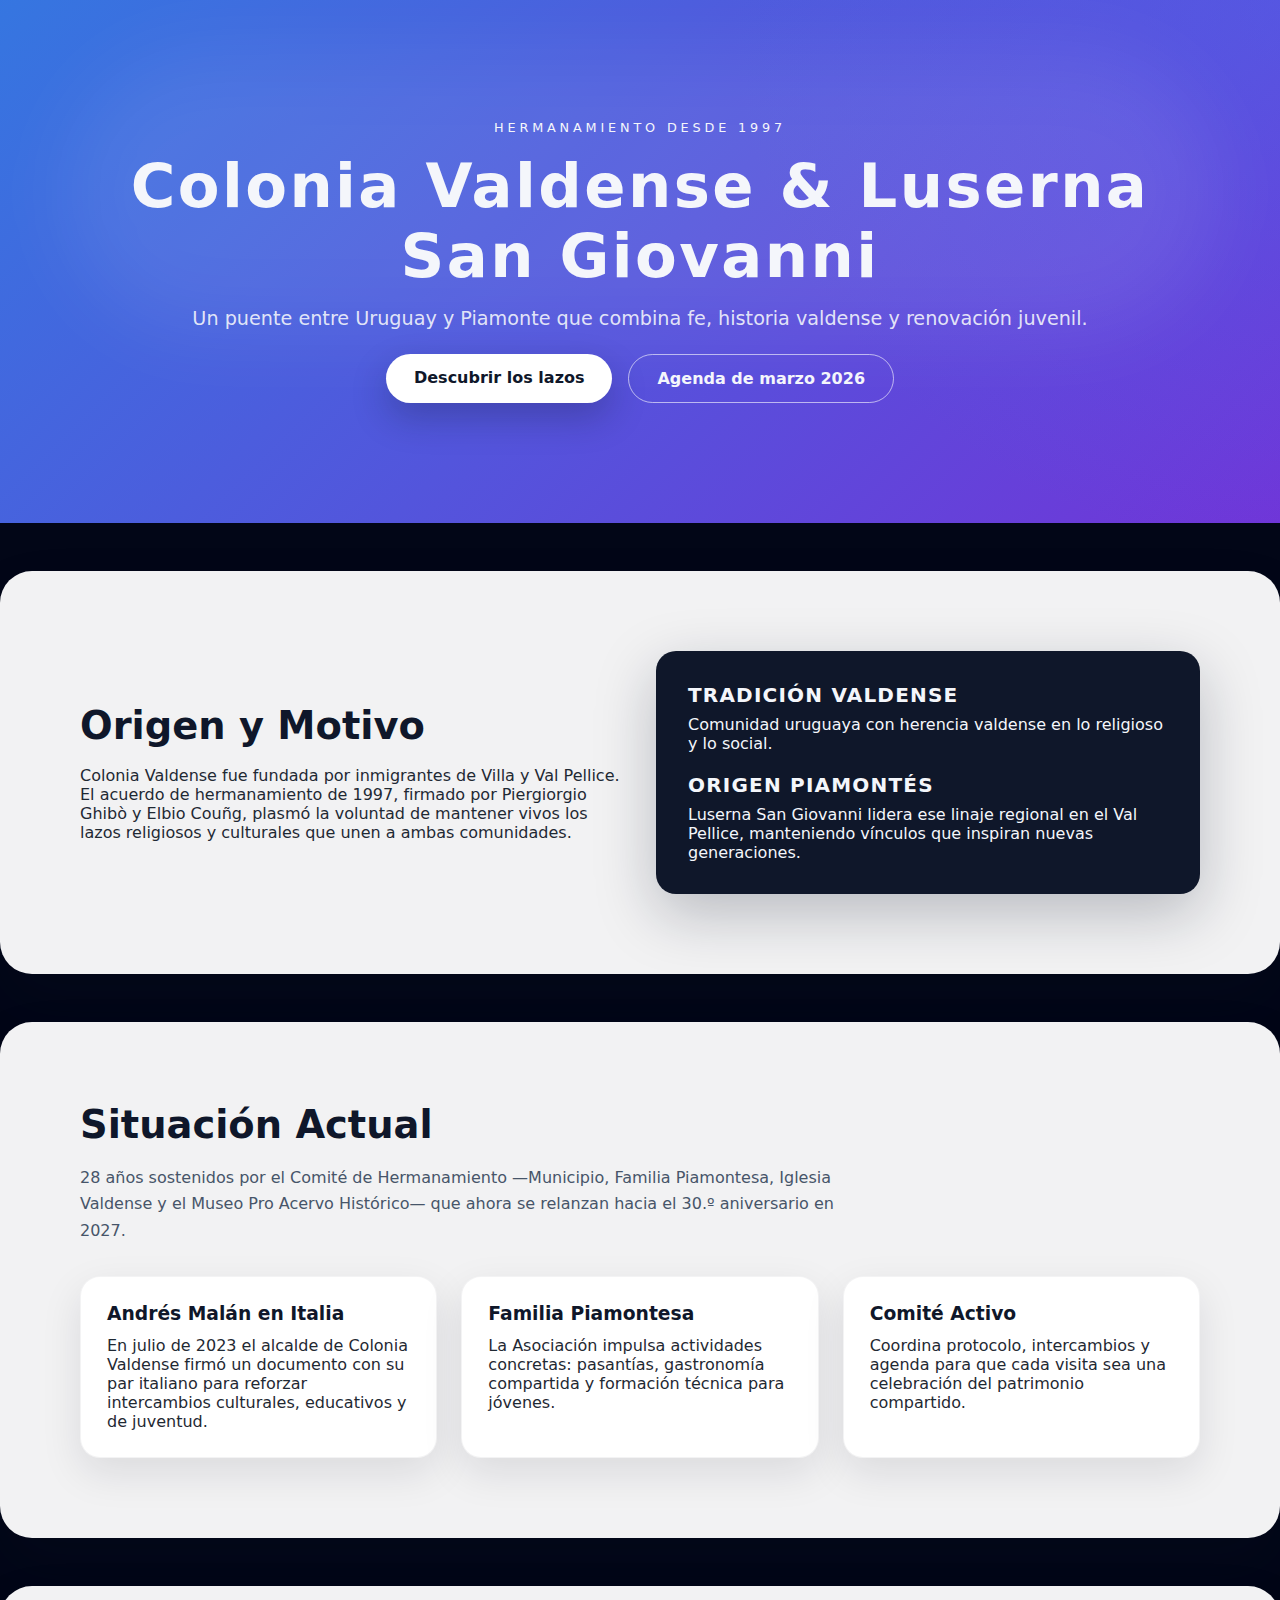
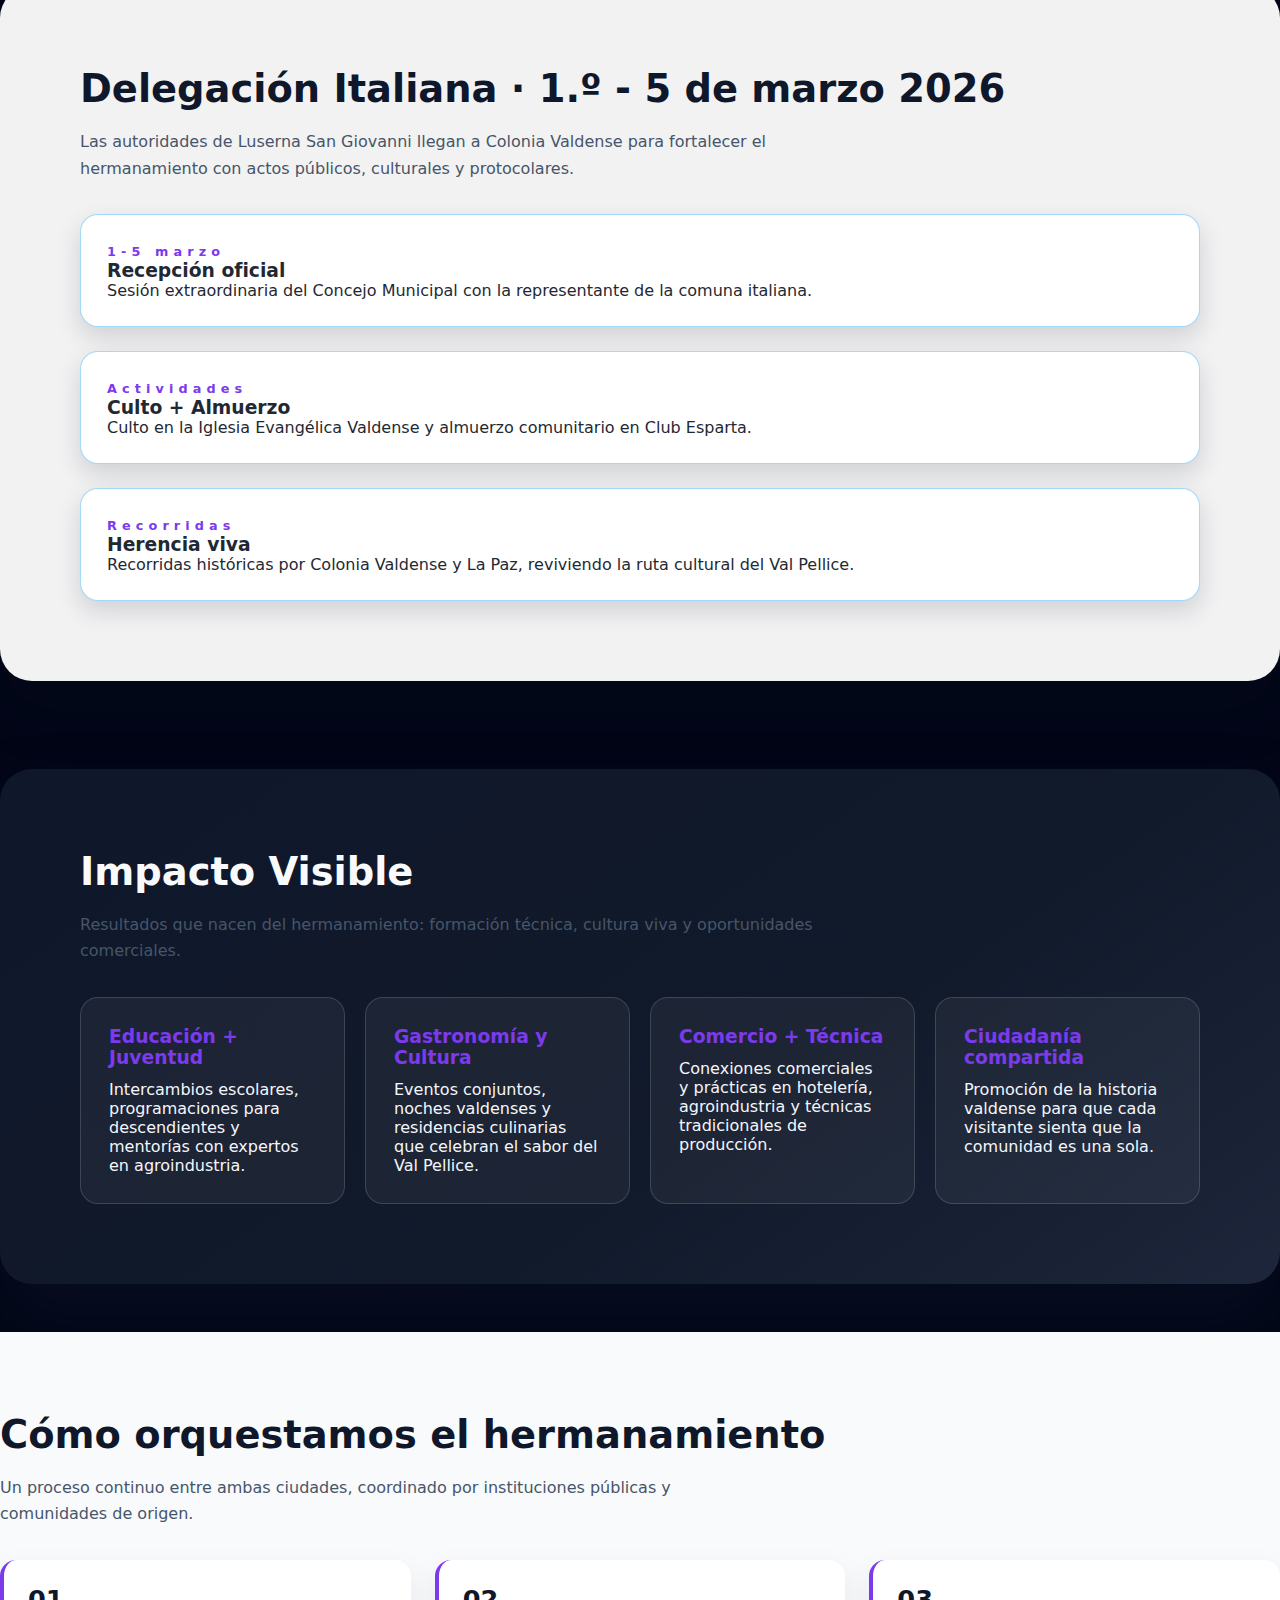
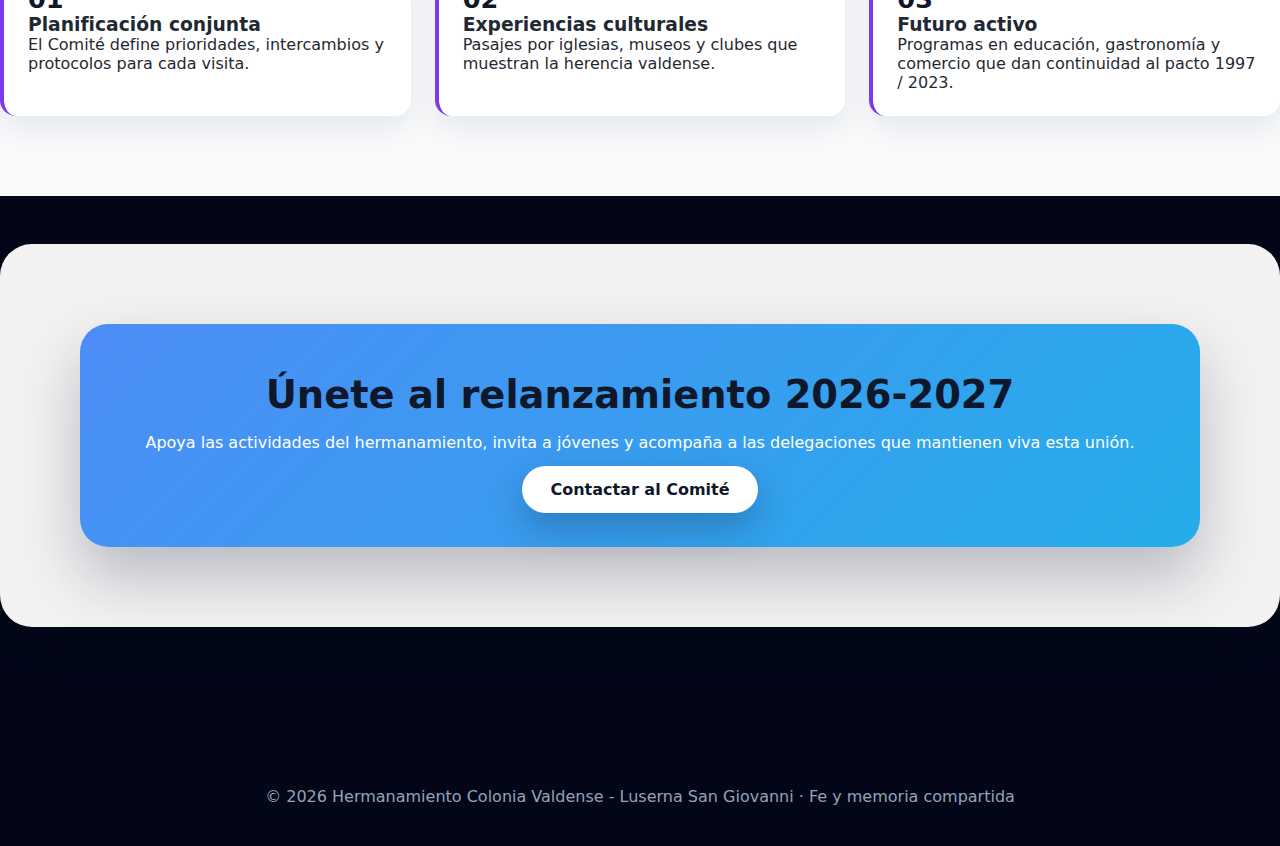
<file: docs/index.html>
<!DOCTYPE html>
<html lang="es">

<head>
    <meta charset="UTF-8">
    <meta name="viewport" content="width=device-width, initial-scale=1.0">
    <title>Hermanamiento: Colonia Valdense - Luserna San Giovanni</title>

    <!-- Meta tags para PWA -->
    <meta name="theme-color" content="#2196F3">
    <meta name="description"
        content="Sitio oficial del hermanamiento entre Colonia Valdense (Uruguay) y Luserna San Giovanni (Italia)">
    <link rel="manifest" href="manifest.json">

    <!-- iOS específico -->
    <meta name="apple-mobile-web-app-capable" content="yes">
    <meta name="apple-mobile-web-app-status-bar-style" content="default">
    <meta name="apple-mobile-web-app-title" content="Hermanamiento">
    <link rel="apple-touch-icon" href="icons/icon-192x192.png">

    <link rel="stylesheet" href="styles/main.css">
</head>

<body>

    <header class="hero">
        <div class="container">
            <p class="eyebrow">Hermanamiento desde 1997</p>
            <h1>Colonia Valdense &amp; Luserna San Giovanni</h1>
            <p class="hero-subtitle">Un puente entre Uruguay y Piamonte que combina fe, historia valdense y renovación
                juvenil.</p>
            <div class="hero-actions">
                <a class="btn-primary" href="#cta">Descubrir los lazos</a>
                <a class="btn-ghost" href="#proximos-eventos">Agenda de marzo 2026</a>
            </div>
        </div>
    </header>

    <main class="main-content">
        <section class="section section--grid" id="origen">
            <div>
                <h2>Origen y Motivo</h2>
                <p>Colonia Valdense fue fundada por inmigrantes de Villa y Val Pellice. El acuerdo de hermanamiento de
                    1997, firmado por Piergiorgio Ghibò y Elbio Couñg, plasmó la voluntad de mantener vivos los lazos
                    religiosos y culturales que unen a ambas comunidades.</p>
            </div>
            <div class="comparison-card">
                <div>
                    <h3>Tradición Valdense</h3>
                    <p>Comunidad uruguaya con herencia valdense en lo religioso y lo social.</p>
                </div>
                <div>
                    <h3>Origen Piamontés</h3>
                    <p>Luserna San Giovanni lidera ese linaje regional en el Val Pellice, manteniendo vínculos que
                        inspiran nuevas generaciones.</p>
                </div>
            </div>
        </section>

        <section class="section" id="actualidad">
            <div class="section-header">
                <h2>Situación Actual</h2>
                <p>28 años sostenidos por el Comité de Hermanamiento —Municipio, Familia Piamontesa, Iglesia Valdense y
                    el Museo Pro Acervo Histórico— que ahora se relanzan hacia el 30.º aniversario en 2027.</p>
            </div>
            <div class="grid-col">
                <article class="card">
                    <h3>Andrés Malán en Italia</h3>
                    <p>En julio de 2023 el alcalde de Colonia Valdense firmó un documento con su par italiano para
                        reforzar intercambios culturales, educativos y de juventud.</p>
                </article>
                <article class="card">
                    <h3>Familia Piamontesa</h3>
                    <p>La Asociación impulsa actividades concretas: pasantías, gastronomía compartida y formación
                        técnica para jóvenes.</p>
                </article>
                <article class="card">
                    <h3>Comité Activo</h3>
                    <p>Coordina protocolo, intercambios y agenda para que cada visita sea una celebración del patrimonio
                        compartido.</p>
                </article>
            </div>
        </section>

        <section class="section" id="proximos-eventos">
            <div class="section-header">
                <h2>Delegación Italiana · 1.º - 5 de marzo 2026</h2>
                <p>Las autoridades de Luserna San Giovanni llegan a Colonia Valdense para fortalecer el hermanamiento
                    con actos públicos, culturales y protocolares.</p>
            </div>
            <div class="timeline">
                <div class="timeline-item">
                    <span class="timeline-date">1-5 marzo</span>
                    <h3>Recepción oficial</h3>
                    <p>Sesión extraordinaria del Concejo Municipal con la representante de la comuna italiana.</p>
                </div>
                <div class="timeline-item">
                    <span class="timeline-date">Actividades</span>
                    <h3>Culto + Almuerzo</h3>
                    <p>Culto en la Iglesia Evangélica Valdense y almuerzo comunitario en Club Esparta.</p>
                </div>
                <div class="timeline-item">
                    <span class="timeline-date">Recorridas</span>
                    <h3>Herencia viva</h3>
                    <p>Recorridas históricas por Colonia Valdense y La Paz, reviviendo la ruta cultural del Val Pellice.
                    </p>
                </div>
            </div>
        </section>

        <section class="section section--outcomes">
            <div class="section-header">
                <h2>Impacto Visible</h2>
                <p>Resultados que nacen del hermanamiento: formación técnica, cultura viva y oportunidades comerciales.
                </p>
            </div>
            <div class="outcome-grid">
                <article class="outcome-card">
                    <h3>Educación + Juventud</h3>
                    <p>Intercambios escolares, programaciones para descendientes y mentorías con expertos en
                        agroindustria.</p>
                </article>
                <article class="outcome-card">
                    <h3>Gastronomía y Cultura</h3>
                    <p>Eventos conjuntos, noches valdenses y residencias culinarias que celebran el sabor del Val
                        Pellice.</p>
                </article>
                <article class="outcome-card">
                    <h3>Comercio + Técnica</h3>
                    <p>Conexiones comerciales y prácticas en hotelería, agroindustria y técnicas tradicionales de
                        producción.</p>
                </article>
                <article class="outcome-card">
                    <h3>Ciudadanía compartida</h3>
                    <p>Promoción de la historia valdense para que cada visitante sienta que la comunidad es una sola.
                    </p>
                </article>
            </div>
        </section>

        <section class="section process" id="proceso">
            <div class="section-header">
                <h2>Cómo orquestamos el hermanamiento</h2>
                <p>Un proceso continuo entre ambas ciudades, coordinado por instituciones públicas y comunidades de
                    origen.</p>
            </div>
            <div class="process-steps">
                <div>
                    <span>01</span>
                    <h3>Planificación conjunta</h3>
                    <p>El Comité define prioridades, intercambios y protocolos para cada visita.</p>
                </div>
                <div>
                    <span>02</span>
                    <h3>Experiencias culturales</h3>
                    <p>Pasajes por iglesias, museos y clubes que muestran la herencia valdense.</p>
                </div>
                <div>
                    <span>03</span>
                    <h3>Futuro activo</h3>
                    <p>Programas en educación, gastronomía y comercio que dan continuidad al pacto 1997 / 2023.</p>
                </div>
            </div>
        </section>

        <section class="section cta" id="cta">
            <div class="cta-panel">
                <h2>Únete al relanzamiento 2026-2027</h2>
                <p>Apoya las actividades del hermanamiento, invita a jóvenes y acompaña a las delegaciones que mantienen
                    viva esta unión.</p>
                <a class="btn-primary" href="mailto:comite@coloniavaldense.gub.uy">Contactar al Comité</a>
            </div>
        </section>
    </main>

    <footer>
        <div class="container">
            <p>© 2026 Hermanamiento Colonia Valdense - Luserna San Giovanni · Fe y memoria compartida</p>
        </div>
    </footer>

    <!-- Scripts para PWA -->
    <script src="register-sw.js"></script>
    <script src="pwa-installer.js"></script>
</body>

</html>
</file>
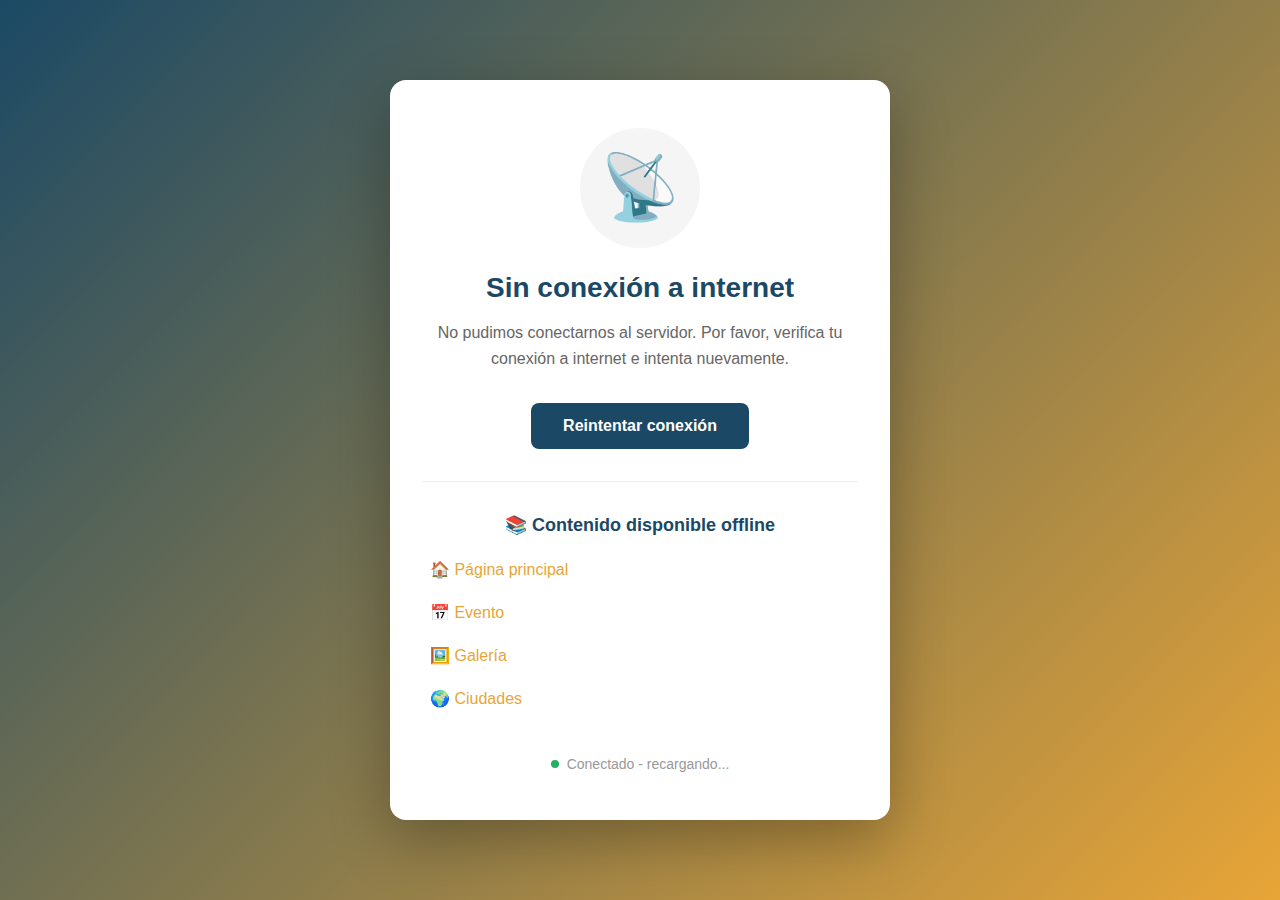
<file: offline.html>
<!DOCTYPE html>
<html lang="es">
<head>
  <meta charset="UTF-8">
  <meta name="viewport" content="width=device-width, initial-scale=1.0">
  <title>Sin conexión - Hermanamiento 2026</title>
  <style>
    * {
      margin: 0;
      padding: 0;
      box-sizing: border-box;
    }

    html {
      scroll-behavior: smooth;
    }

    body {
      font-family: -apple-system, BlinkMacSystemFont, 'Segoe UI', Roboto, Oxygen, Ubuntu, Cantarell, sans-serif;
      background: linear-gradient(135deg, #1B4965 0%, #E8A537 100%);
      display: flex;
      justify-content: center;
      align-items: center;
      min-height: 100vh;
      color: #333;
      padding: 1rem;
    }

    .offline-container {
      background: white;
      border-radius: 16px;
      padding: 3rem 2rem;
      max-width: 500px;
      text-align: center;
      box-shadow: 0 20px 60px rgba(0, 0, 0, 0.3);
      animation: slideUp 0.5s ease-out;
    }

    @keyframes slideUp {
      from {
        opacity: 0;
        transform: translateY(30px);
      }
      to {
        opacity: 1;
        transform: translateY(0);
      }
    }

    .offline-icon {
      width: 120px;
      height: 120px;
      margin: 0 auto 1.5rem;
      background: #f5f5f5;
      border-radius: 50%;
      display: flex;
      align-items: center;
      justify-content: center;
      font-size: 64px;
      animation: pulse 2s infinite;
    }

    @keyframes pulse {
      0%, 100% { transform: scale(1); }
      50% { transform: scale(1.05); }
    }

    h1 {
      font-size: 28px;
      margin-bottom: 1rem;
      color: #1B4965;
      font-weight: 700;
    }

    p {
      font-size: 16px;
      color: #666;
      line-height: 1.6;
      margin-bottom: 2rem;
    }

    .retry-button {
      background: #1B4965;
      color: white;
      border: none;
      padding: 14px 32px;
      border-radius: 8px;
      font-size: 16px;
      font-weight: 600;
      cursor: pointer;
      transition: all 0.3s ease;
      display: inline-block;
    }

    .retry-button:hover {
      background: #0d2438;
      transform: translateY(-2px);
      box-shadow: 0 4px 12px rgba(27, 73, 101, 0.4);
    }

    .retry-button:active {
      transform: translateY(0);
    }

    .cached-pages {
      margin-top: 2rem;
      padding-top: 2rem;
      border-top: 1px solid #eee;
    }

    .cached-pages h2 {
      font-size: 18px;
      margin-bottom: 1rem;
      color: #1B4965;
    }

    .page-list {
      list-style: none;
      text-align: left;
    }

    .page-list li {
      margin: 0.5rem 0;
    }

    .page-list a {
      color: #E8A537;
      text-decoration: none;
      font-weight: 500;
      transition: all 0.3s ease;
      display: inline-block;
      padding: 0.5rem;
    }

    .page-list a:hover {
      color: #1B4965;
      text-decoration: underline;
      transform: translateX(5px);
    }

    .status-indicator {
      display: inline-flex;
      align-items: center;
      gap: 0.5rem;
      margin-top: 2rem;
      font-size: 14px;
      color: #999;
    }

    .status-dot {
      width: 8px;
      height: 8px;
      border-radius: 50%;
      background-color: #ccc;
      animation: blink 1s infinite;
    }

    @keyframes blink {
      0%, 100% { opacity: 1; }
      50% { opacity: 0.3; }
    }

    .status-dot.online {
      background-color: #27AE60;
      animation: none;
    }

    @media (max-width: 600px) {
      .offline-container {
        padding: 2rem 1.5rem;
      }

      h1 {
        font-size: 24px;
      }

      .offline-icon {
        width: 100px;
        height: 100px;
        font-size: 52px;
      }

      p {
        font-size: 14px;
      }

      .retry-button {
        padding: 12px 24px;
        font-size: 14px;
        width: 100%;
      }
    }
  </style>
</head>
<body>
  <div class="offline-container">
    <div class="offline-icon">📡</div>
    <h1>Sin conexión a internet</h1>
    <p>
      No pudimos conectarnos al servidor. Por favor, verifica tu conexión a internet 
      e intenta nuevamente.
    </p>
    <button class="retry-button">
      Reintentar conexión
    </button>

    <div class="cached-pages">
      <h2>📚 Contenido disponible offline</h2>
      <ul class="page-list">
        <li><a href="/">🏠 Página principal</a></li>
        <li><a href="/pages/evento.html">📅 Evento</a></li>
        <li><a href="/pages/galeria.html">🖼️ Galería</a></li>
        <li><a href="/pages/ciudades.html">🌍 Ciudades</a></li>
      </ul>
    </div>

    <div class="status-indicator">
      <span class="status-dot" id="status-dot"></span>
      <span id="status-text">Desconectado</span>
    </div>
  </div>

  <script>
    // Botón de reintento
    document.querySelector('.retry-button').addEventListener('click', () => {
      window.location.reload();
    });

    // Update status indicator
    function updateStatus() {
      const statusDot = document.getElementById('status-dot');
      const statusText = document.getElementById('status-text');

      if (navigator.onLine) {
        statusDot.classList.add('online');
        statusText.textContent = 'Conectado - recargando...';
        statusDot.style.animation = 'none';
        // Auto-reload when connection restored
        setTimeout(() => {
          window.location.reload();
        }, 1000);
      } else {
        statusDot.classList.remove('online');
        statusText.textContent = 'Desconectado';
      }
    }

    // Listen for online/offline events
    window.addEventListener('online', updateStatus);
    window.addEventListener('offline', updateStatus);

    // Check connection every 3 seconds
    setInterval(() => {
      if (navigator.onLine) {
        updateStatus();
      }
    }, 3000);

    // Initial status check
    updateStatus();

    // Service Worker registration for offline functionality
    if ('serviceWorker' in navigator) {
      navigator.serviceWorker.register('/service-worker.js').catch(err => {
        console.log('Service Worker registration failed:', err);
      });
    }
  </script>
</body>
</html>
</file>
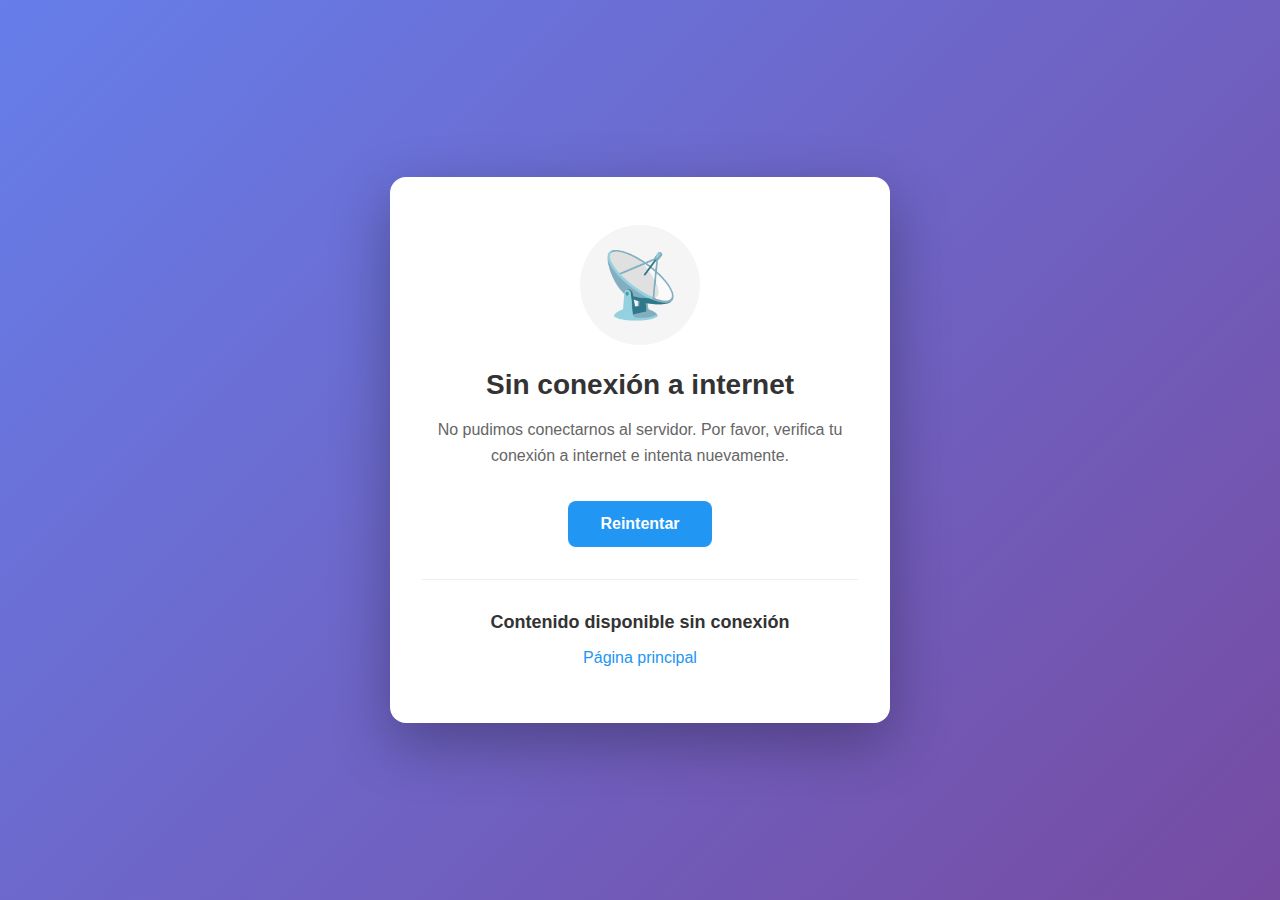
<file: docs/offline.html>
<!DOCTYPE html>
<html lang="es">
<head>
  <meta charset="UTF-8">
  <meta name="viewport" content="width=device-width, initial-scale=1.0">
  <title>Sin conexión - Mi PWA</title>
  <style>
    * {
      margin: 0;
      padding: 0;
      box-sizing: border-box;
    }

    body {
      font-family: -apple-system, BlinkMacSystemFont, 'Segoe UI', Roboto, Oxygen, Ubuntu, Cantarell, sans-serif;
      background: linear-gradient(135deg, #667eea 0%, #764ba2 100%);
      display: flex;
      justify-content: center;
      align-items: center;
      min-height: 100vh;
      color: #333;
    }

    .offline-container {
      background: white;
      border-radius: 16px;
      padding: 48px 32px;
      max-width: 500px;
      text-align: center;
      box-shadow: 0 20px 60px rgba(0, 0, 0, 0.3);
    }

    .offline-icon {
      width: 120px;
      height: 120px;
      margin: 0 auto 24px;
      background: #f5f5f5;
      border-radius: 50%;
      display: flex;
      align-items: center;
      justify-content: center;
      font-size: 64px;
    }

    h1 {
      font-size: 28px;
      margin-bottom: 16px;
      color: #333;
    }

    p {
      font-size: 16px;
      color: #666;
      line-height: 1.6;
      margin-bottom: 32px;
    }

    .retry-button {
      background: #2196F3;
      color: white;
      border: none;
      padding: 14px 32px;
      border-radius: 8px;
      font-size: 16px;
      font-weight: 600;
      cursor: pointer;
      transition: all 0.3s ease;
    }

    .retry-button:hover {
      background: #1976D2;
      transform: translateY(-2px);
      box-shadow: 0 4px 12px rgba(33, 150, 243, 0.4);
    }

    .cached-pages {
      margin-top: 32px;
      padding-top: 32px;
      border-top: 1px solid #eee;
    }

    .cached-pages h2 {
      font-size: 18px;
      margin-bottom: 16px;
      color: #333;
    }

    .page-list {
      list-style: none;
    }

    .page-list li {
      margin: 8px 0;
    }

    .page-list a {
      color: #2196F3;
      text-decoration: none;
      font-weight: 500;
    }

    .page-list a:hover {
      text-decoration: underline;
    }
  </style>
</head>
<body>
  <div class="offline-container">
    <div class="offline-icon">📡</div>
    <h1>Sin conexión a internet</h1>
    <p>
      No pudimos conectarnos al servidor. Por favor, verifica tu conexión a internet 
      e intenta nuevamente.
    </p>
    <button class="retry-button" onclick="window.location.reload()">
      Reintentar
    </button>

    <div class="cached-pages">
      <h2>Contenido disponible sin conexión</h2>
      <ul class="page-list">
        <li><a href="/">Página principal</a></li>
      </ul>
    </div>
  </div>

  <script>
    window.addEventListener('online', () => {
      window.location.reload();
    });

    setInterval(() => {
      if (navigator.onLine) {
        window.location.reload();
      }
    }, 3000);
  </script>
</body>
</html>
</file>
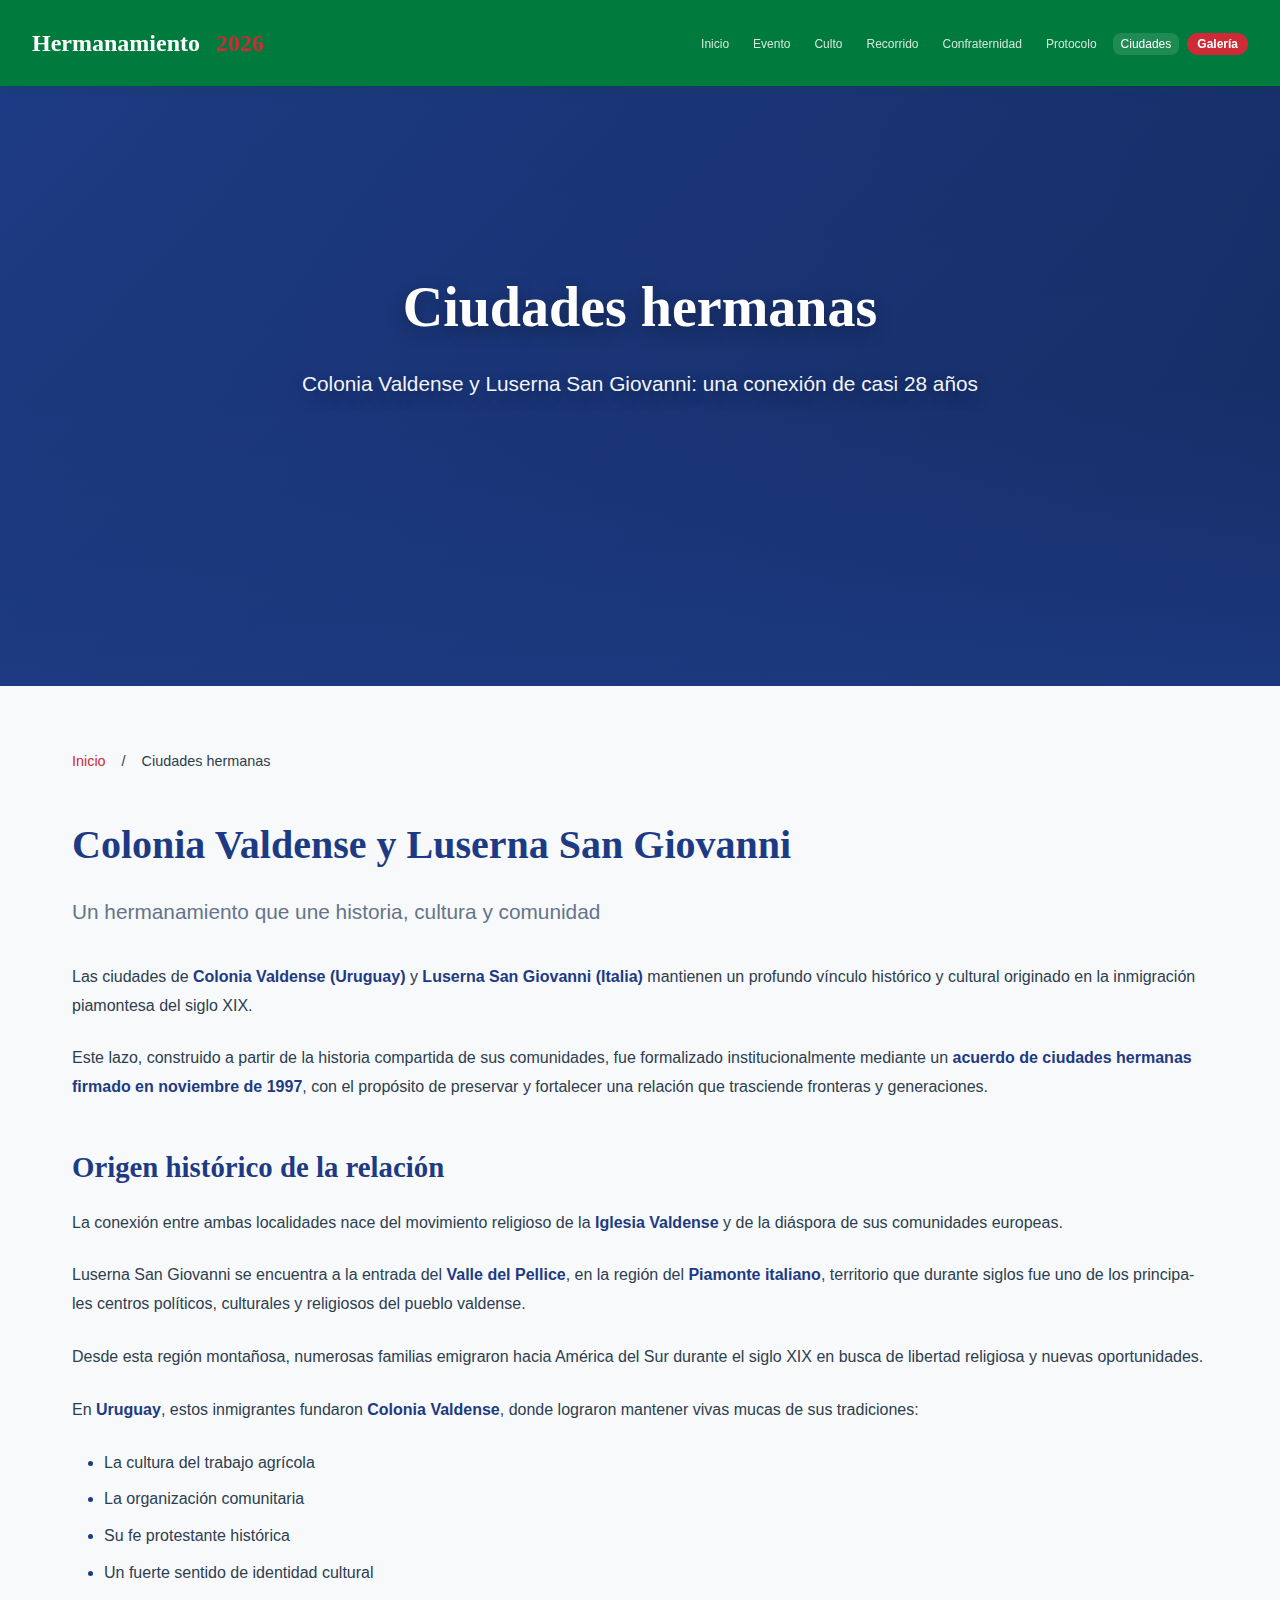
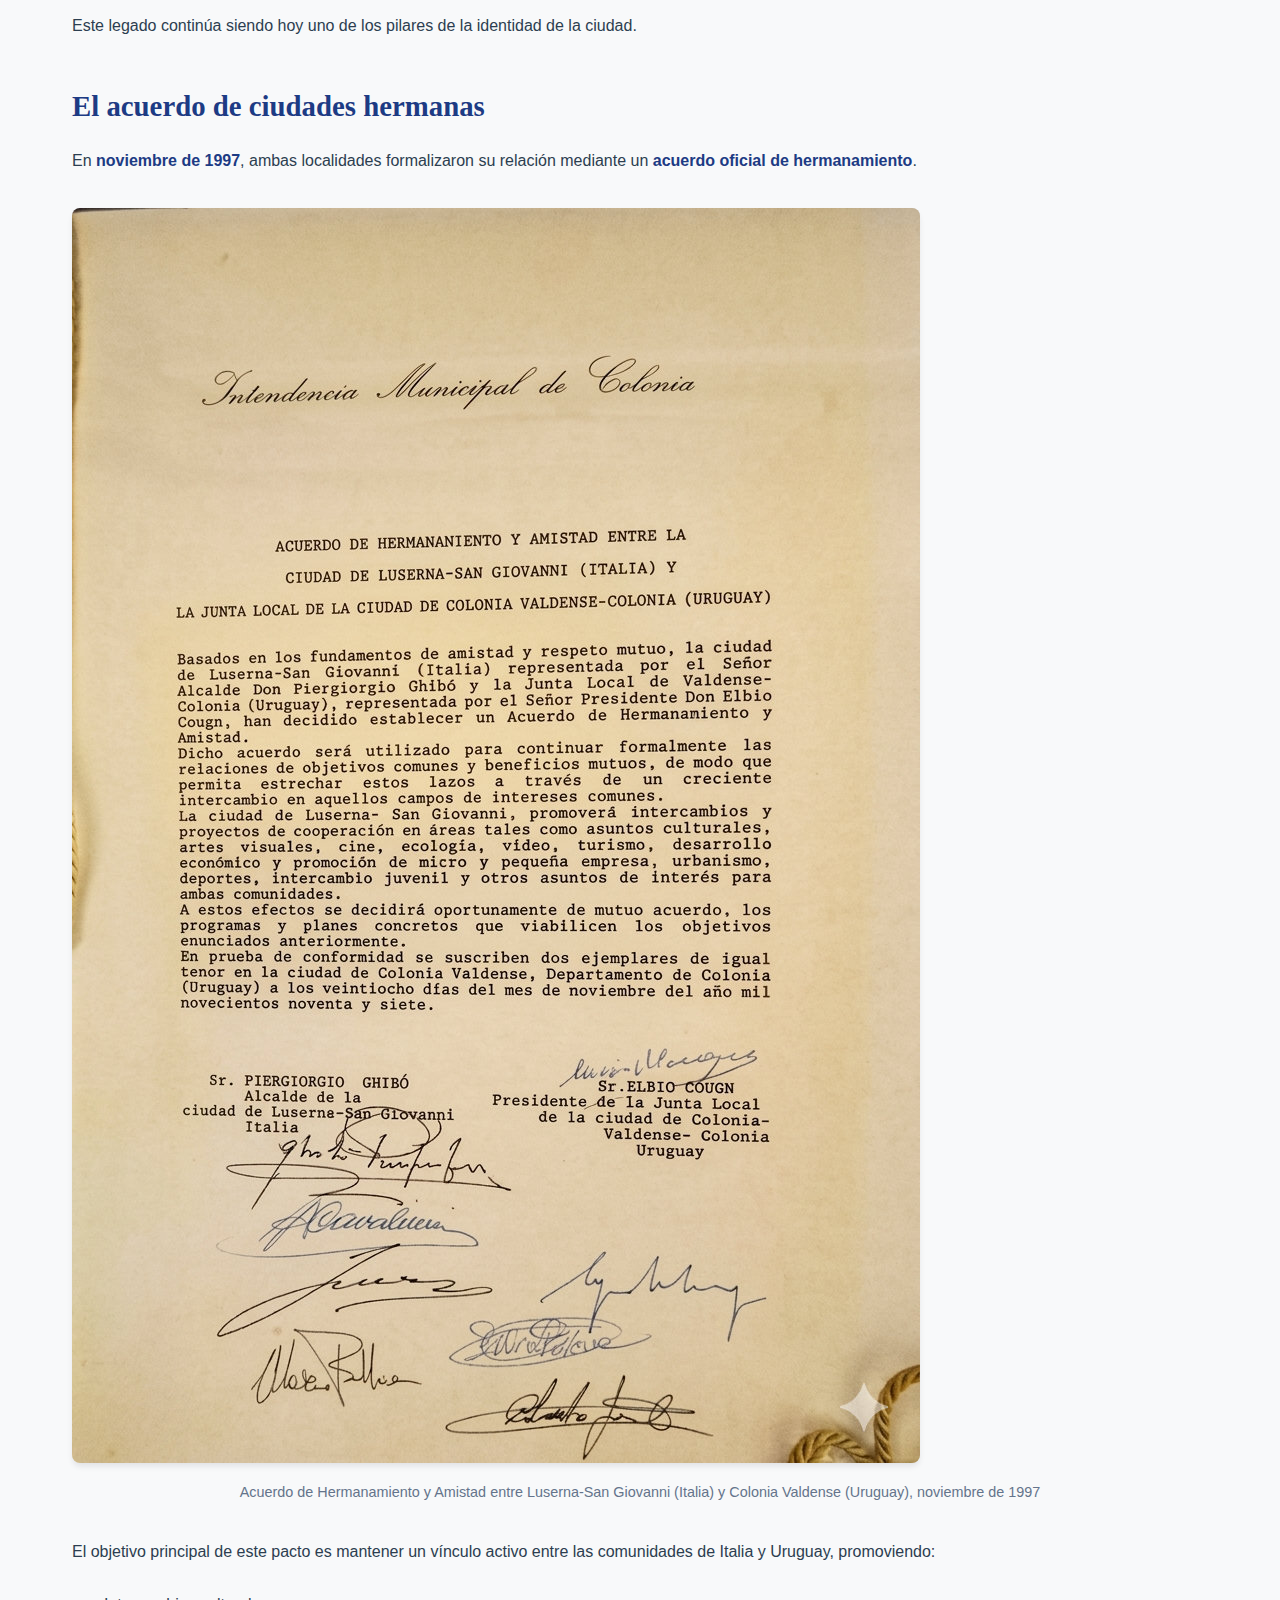
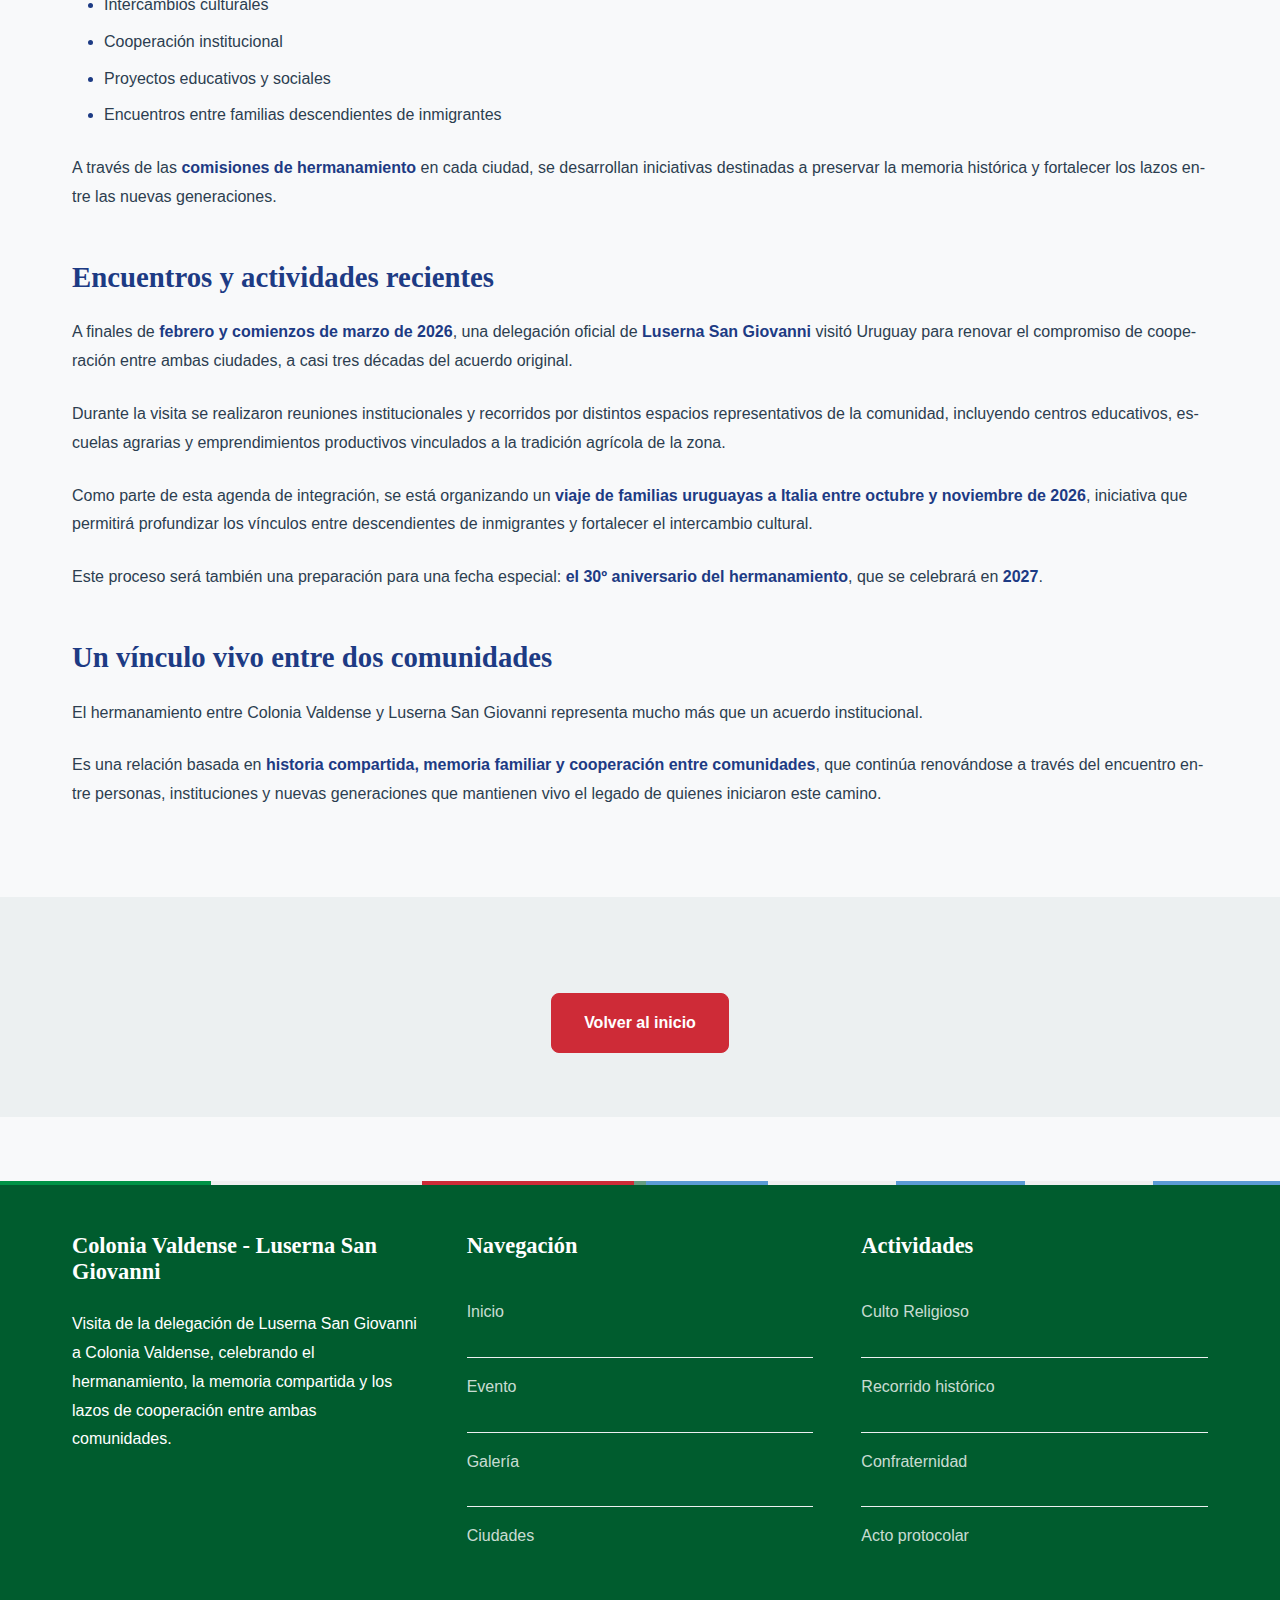
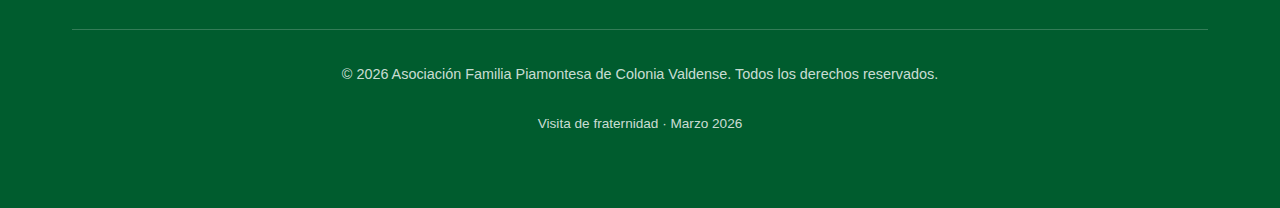
<file: pages/ciudades.html>
<!DOCTYPE html>
<html lang="es">

<head>
  <meta charset="UTF-8">
  <meta name="viewport" content="width=device-width, initial-scale=1.0">
  <meta name="description" content="Información sobre Colonia Valdense y Luserna San Giovanni - Hermanamiento 2026">
  <meta name="theme-color" content="#1D3B84">

  <title>Ciudades hermanas - Hermanamiento 2026</title>

  <link rel="icon" type="image/svg+xml" href="/assets/images/icons/icon-72x72.svg">
  <link rel="manifest" href="/manifest.json">

  <link rel="stylesheet" href="/assets/styles/main.css">
  <link rel="stylesheet" href="/assets/styles/layout.css">
  <link rel="stylesheet" href="/assets/styles/typography.css">
  <link rel="stylesheet" href="/assets/styles/animations.css">
  <link rel="stylesheet" href="/assets/styles/responsive.css">

  <!-- Font Awesome Icons -->
  <link rel="stylesheet" href="https://cdnjs.cloudflare.com/ajax/libs/font-awesome/6.5.1/css/all.min.css" />
</head>

<body>
  <header>
    <nav class="navbar">
      <a href="/" class="logo">
        Hermanamiento<span>2026</span>
      </a>
      <button class="menu-toggle" aria-label="Toggle menu">☰</button>
      <ul class="nav-menu">
        <li><a href="/">Inicio</a></li>
        <li><a href="/pages/evento.html">Evento</a></li>
        <li><a href="/pages/culto.html">Culto</a></li>
        <li><a href="/pages/recorrido.html">Recorrido</a></li>
        <li><a href="/pages/fiesta.html">Confraternidad</a></li>
        <li><a href="/pages/protocolo.html">Protocolo</a></li>
        <li><a href="/pages/ciudades.html">Ciudades</a></li>
        <li><a href="/pages/galeria.html">Galería</a></li>
      </ul>
    </nav>
  </header>

  <main>
    <section class="hero" style="height: 50vh;">
      <div class="hero-bg" style="background: linear-gradient(135deg, #1D3B84 0%, #152B60 100%);"></div>
      <div class="hero-overlay"></div>
      <div class="hero-content">
        <h1>Ciudades hermanas</h1>
        <p>Colonia Valdense y Luserna San Giovanni: una conexión de casi 28 años</p>
      </div>
    </section>

    <section class="section">
      <div class="container">
        <div class="breadcrumb mb-4">
          <a href="/">Inicio</a>
          <span>/</span>
          <span>Ciudades hermanas</span>
        </div>

        <article>
          <h2>Colonia Valdense y Luserna San Giovanni</h2>
          <p class="text-lead">Un hermanamiento que une historia, cultura y comunidad</p>

          <p>
            Las ciudades de <strong>Colonia Valdense (Uruguay)</strong> y <strong>Luserna San Giovanni (Italia)</strong>
            mantienen un profundo vínculo histórico y cultural originado en la inmigración piamontesa del siglo XIX.
          </p>

          <p>
            Este lazo, construido a partir de la historia compartida de sus comunidades, fue formalizado
            institucionalmente mediante un <strong>acuerdo de ciudades hermanas firmado en noviembre de 1997</strong>,
            con el propósito de preservar y fortalecer una relación que trasciende fronteras y generaciones.
          </p>

          <h3>Origen histórico de la relación</h3>

          <p>
            La conexión entre ambas localidades nace del movimiento religioso de la <strong>Iglesia Valdense</strong> y
            de la diáspora de sus comunidades europeas.
          </p>

          <p>
            Luserna San Giovanni se encuentra a la entrada del <strong>Valle del Pellice</strong>, en la región del
            <strong>Piamonte italiano</strong>, territorio que durante siglos fue uno de los principales centros
            políticos, culturales y religiosos del pueblo valdense.
          </p>

          <p>
            Desde esta región montañosa, numerosas familias emigraron hacia América del Sur durante el siglo XIX en
            busca de libertad religiosa y nuevas oportunidades.
          </p>

          <p>
            En <strong>Uruguay</strong>, estos inmigrantes fundaron <strong>Colonia Valdense</strong>, donde lograron
            mantener vivas mucas de sus tradiciones:
          </p>

          <ul class="list-custom">
            <li>La cultura del trabajo agrícola</li>
            <li>La organización comunitaria</li>
            <li>Su fe protestante histórica</li>
            <li>Un fuerte sentido de identidad cultural</li>
          </ul>

          <p>
            Este legado continúa siendo hoy uno de los pilares de la identidad de la ciudad.
          </p>

          <h3>El acuerdo de ciudades hermanas</h3>

          <p>
            En <strong>noviembre de 1997</strong>, ambas localidades formalizaron su relación mediante un
            <strong>acuerdo oficial de hermanamiento</strong>.
          </p>

          <figure style="margin: var(--spacing-lg) 0; text-align: center;">
            <img src="/assets/images/ciudades/acta.jpg" alt="Acuerdo de Hermanamiento firmado en 1997"
              style="max-width: 100%; border-radius: var(--radius); box-shadow: var(--shadow-md);" loading="lazy" />
            <figcaption style="font-size: 0.9rem; color: var(--text-muted); margin-top: var(--spacing-sm);">
              Acuerdo de Hermanamiento y Amistad entre Luserna-San Giovanni (Italia) y Colonia Valdense (Uruguay),
              noviembre de 1997
            </figcaption>
          </figure>

          <p>
            El objetivo principal de este pacto es mantener un vínculo activo entre las comunidades de Italia y Uruguay,
            promoviendo:
          </p>

          <ul class="list-custom">
            <li>Intercambios culturales</li>
            <li>Cooperación institucional</li>
            <li>Proyectos educativos y sociales</li>
            <li>Encuentros entre familias descendientes de inmigrantes</li>
          </ul>

          <p>
            A través de las <strong>comisiones de hermanamiento</strong> en cada ciudad, se desarrollan iniciativas
            destinadas a preservar la memoria histórica y fortalecer los lazos entre las nuevas generaciones.
          </p>

          <h3>Encuentros y actividades recientes</h3>

          <p>
            A finales de <strong>febrero y comienzos de marzo de 2026</strong>, una delegación oficial de
            <strong>Luserna San Giovanni</strong> visitó Uruguay para renovar el compromiso de cooperación entre ambas
            ciudades, a casi tres décadas del acuerdo original.
          </p>

          <p>
            Durante la visita se realizaron reuniones institucionales y recorridos por distintos espacios
            representativos de la comunidad, incluyendo centros educativos, escuelas agrarias y emprendimientos
            productivos vinculados a la tradición agrícola de la zona.
          </p>

          <p>
            Como parte de esta agenda de integración, se está organizando un <strong>viaje de familias uruguayas a
              Italia entre octubre y noviembre de 2026</strong>, iniciativa que permitirá profundizar los vínculos entre
            descendientes de inmigrantes y fortalecer el intercambio cultural.
          </p>

          <p>
            Este proceso será también una preparación para una fecha especial: <strong>el 30º aniversario del
              hermanamiento</strong>, que se celebrará en <strong>2027</strong>.
          </p>

          <h3>Un vínculo vivo entre dos comunidades</h3>

          <p>
            El hermanamiento entre Colonia Valdense y Luserna San Giovanni representa mucho más que un acuerdo
            institucional.
          </p>

          <p>
            Es una relación basada en <strong>historia compartida, memoria familiar y cooperación entre
              comunidades</strong>, que continúa renovándose a través del encuentro entre personas, instituciones y
            nuevas generaciones que mantienen vivo el legado de quienes iniciaron este camino.
          </p>
        </article>
      </div>
    </section>

    <section class="section bg-light">
      <div class="container text-center">
        <a href="/" class="btn btn-primary mt-4">Volver al inicio</a>
      </div>
    </section>
  </main>

  <!-- NAV TOGGLE SCRIPT -->
  <script>
    document
      .querySelector(".menu-toggle")
      .addEventListener("click", function () {
        document
          .querySelector(".nav-menu")
          .classList.toggle("is-open");
        this.setAttribute(
          "aria-expanded",
          document
            .querySelector(".nav-menu")
            .classList.contains("is-open"),
        );
      });
    document.querySelectorAll(".nav-menu a").forEach(function (link) {
      link.addEventListener("click", function () {
        document
          .querySelector(".nav-menu")
          .classList.remove("is-open");
      });
    });
  </script>

  <footer>
    <div class="container">
      <div class="footer-content">
        <div class="footer-section">
          <h4>Colonia Valdense - Luserna San Giovanni</h4>
          <p>Visita de la delegación de Luserna San Giovanni a Colonia Valdense, celebrando el hermanamiento, la memoria compartida y los lazos de cooperación entre ambas comunidades.</p>
        </div>
        <div class="footer-section">
          <h4>Navegación</h4>
          <ul class="list-clean">
            <li><a href="/">Inicio</a></li>
            <li><a href="/pages/evento.html">Evento</a></li>
            <li><a href="/pages/galeria.html">Galería</a></li>
            <li><a href="/pages/ciudades.html">Ciudades</a></li>
          </ul>
        </div>
        <div class="footer-section">
          <h4>Actividades</h4>
          <ul class="list-clean">
            <li><a href="/pages/culto.html">Culto Religioso</a></li>
            <li><a href="/pages/recorrido.html">Recorrido histórico</a></li>
            <li><a href="/pages/fiesta.html">Confraternidad</a></li>
            <li><a href="/pages/protocolo.html">Acto protocolar</a></li>
          </ul>
        </div>
      </div>
      <div class="footer-divider"></div>
      <div class="footer-bottom">
        <p>&copy; 2026 Asociación Familia Piamontesa de Colonia Valdense. Todos los derechos reservados.</p>
        <p style="margin-top: var(--spacing-sm); font-size: 0.85rem;">Visita de fraternidad · Marzo 2026</p>
      </div>
    </div>
  </footer>

  <script src="/scripts/app.js"></script>
  <script src="/register-sw.js"></script>
</body>

</html>
</file>
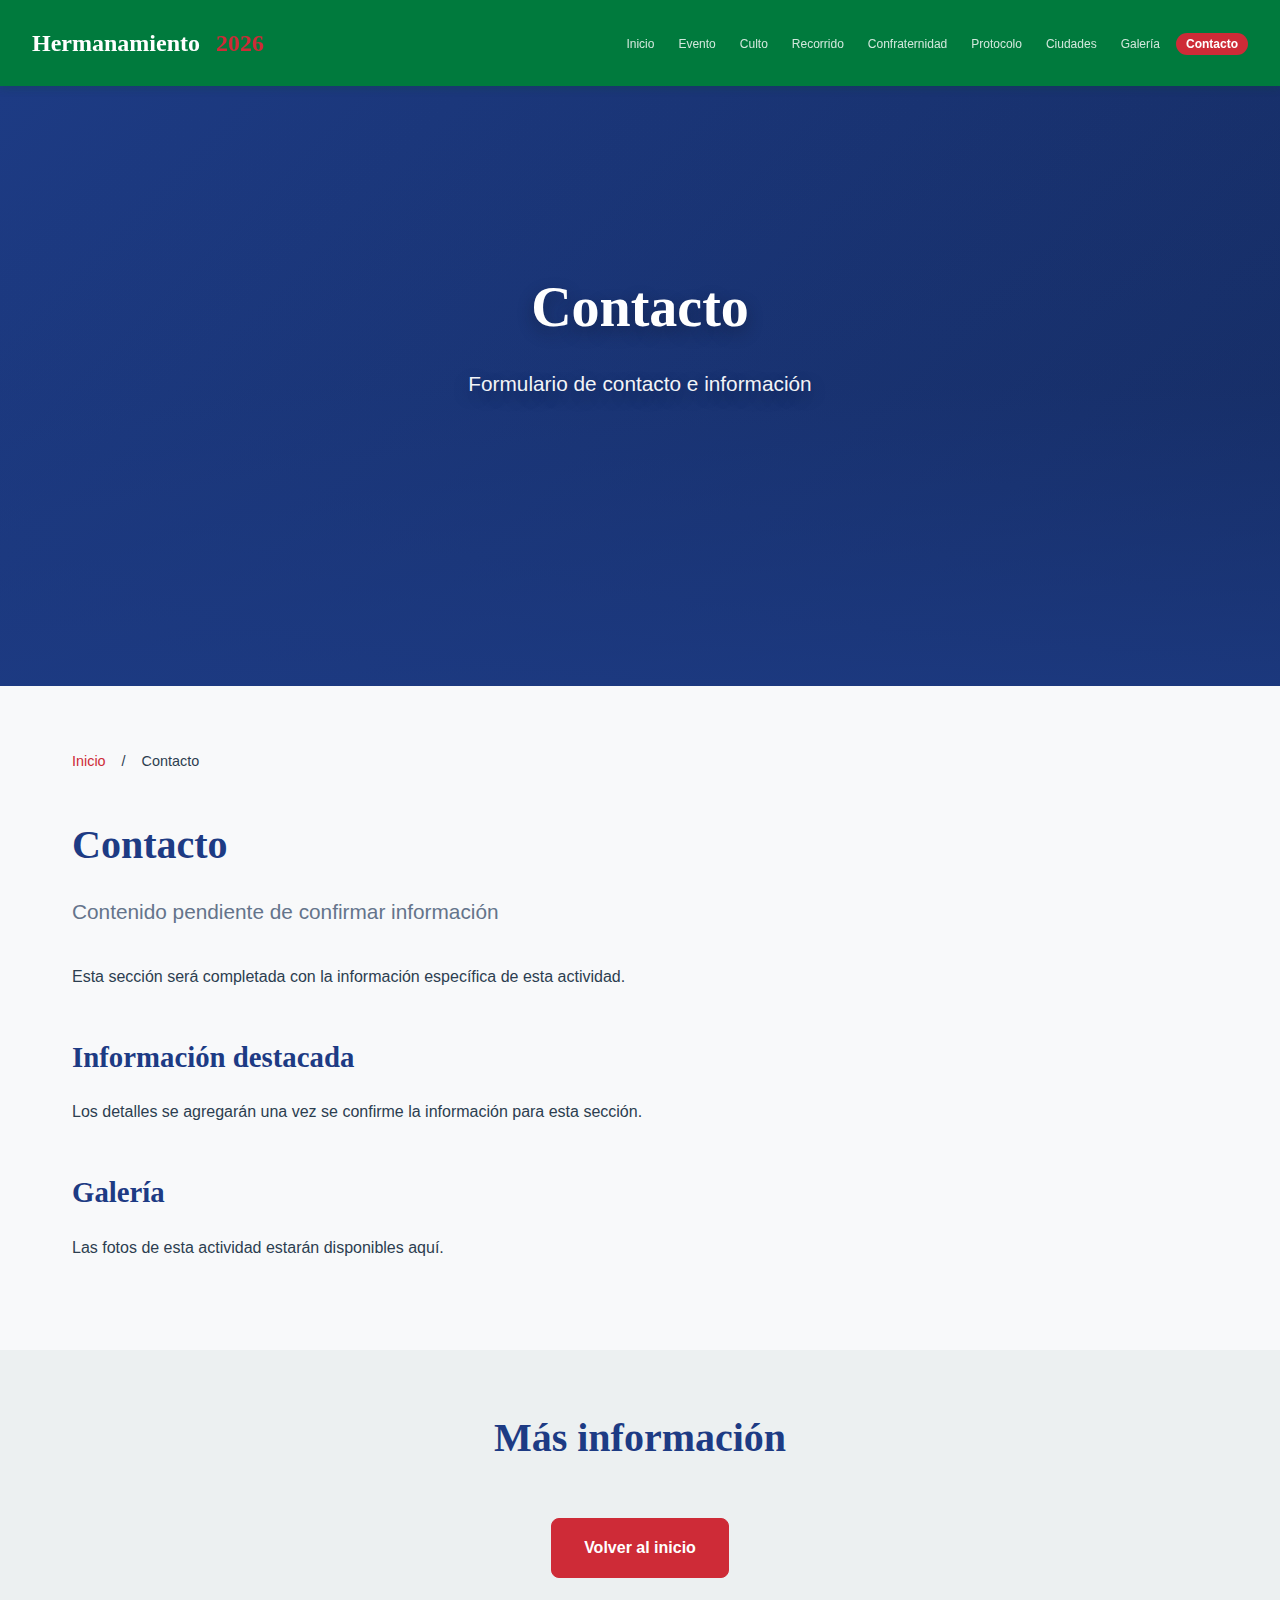
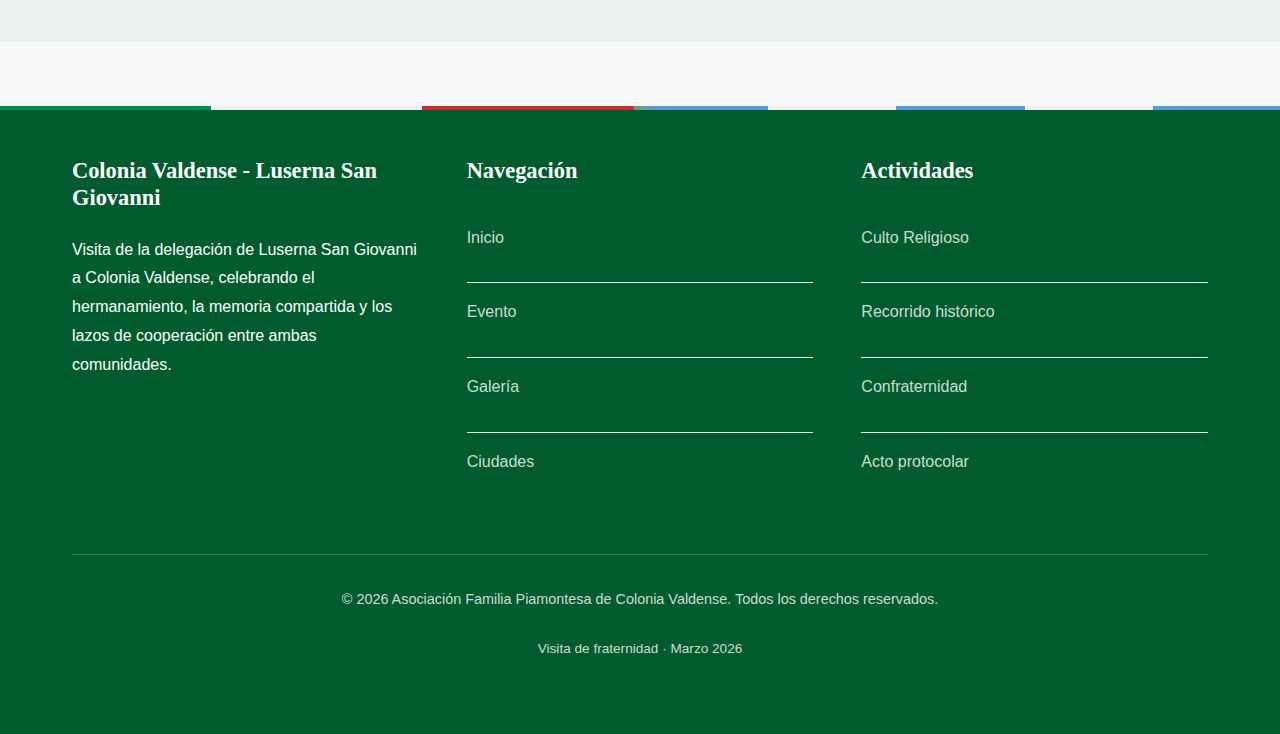
<file: pages/contacto.html>
<!DOCTYPE html>
<html lang="es">

<head>
  <meta charset="UTF-8">
  <meta name="viewport" content="width=device-width, initial-scale=1.0">
  <meta name="description" content="Formulario de contacto e información - Hermanamiento 2026">
  <meta name="theme-color" content="#1D3B84">

  <title>Contacto - Hermanamiento 2026</title>

  <link rel="icon" type="image/svg+xml" href="/assets/images/icons/icon-72x72.svg">
  <link rel="manifest" href="/manifest.json">

  <link rel="stylesheet" href="/assets/styles/main.css">
  <link rel="stylesheet" href="/assets/styles/layout.css">
  <link rel="stylesheet" href="/assets/styles/typography.css">
  <link rel="stylesheet" href="/assets/styles/animations.css">
  <link rel="stylesheet" href="/assets/styles/responsive.css">

  <!-- Font Awesome Icons -->
  <link rel="stylesheet" href="https://cdnjs.cloudflare.com/ajax/libs/font-awesome/6.5.1/css/all.min.css" />
</head>

<body>
  <header>
    <nav class="navbar">
      <a href="/" class="logo">
        Hermanamiento<span>2026</span>
      </a>
      <button class="menu-toggle" aria-label="Toggle menu">☰</button>
      <ul class="nav-menu">
        <li><a href="/">Inicio</a></li>
        <li><a href="/pages/evento.html">Evento</a></li>
        <li><a href="/pages/culto.html">Culto</a></li>
        <li><a href="/pages/recorrido.html">Recorrido</a></li>
        <li><a href="/pages/fiesta.html">Confraternidad</a></li>
        <li><a href="/pages/protocolo.html">Protocolo</a></li>
        <li><a href="/pages/ciudades.html">Ciudades</a></li>
        <li><a href="/pages/galeria.html">Galería</a></li>
        <li><a href="/pages/contacto.html">Contacto</a></li>
      </ul>
    </nav>
  </header>

  <main>
    <section class="hero" style="height: 50vh;">
      <div class="hero-bg" style="background: linear-gradient(135deg, #1D3B84 0%, #152B60 100%);"></div>
      <div class="hero-overlay"></div>
      <div class="hero-content">
        <h1>Contacto</h1>
        <p>Formulario de contacto e información</p>
      </div>
    </section>

    <section class="section">
      <div class="container">
        <div class="breadcrumb mb-4">
          <a href="/">Inicio</a>
          <span>/</span>
          <span>Contacto</span>
        </div>

        <article>
          <h2>Contacto</h2>
          <p class="text-lead">Contenido pendiente de confirmar información</p>

          <p>Esta sección será completada con la información específica de esta actividad.</p>

          <h3>Información destacada</h3>
          <p>Los detalles se agregarán una vez se confirme la información para esta sección.</p>

          <h3>Galería</h3>
          <p>Las fotos de esta actividad estarán disponibles aquí.</p>
        </article>
      </div>
    </section>

    <section class="section bg-light">
      <div class="container text-center">
        <h2>Más información</h2>
        <a href="/" class="btn btn-primary mt-4">Volver al inicio</a>
      </div>
    </section>
  </main>

  <!-- NAV TOGGLE SCRIPT -->
  <script>
    document
      .querySelector(".menu-toggle")
      .addEventListener("click", function () {
        document
          .querySelector(".nav-menu")
          .classList.toggle("is-open");
        this.setAttribute(
          "aria-expanded",
          document
            .querySelector(".nav-menu")
            .classList.contains("is-open"),
        );
      });
    document.querySelectorAll(".nav-menu a").forEach(function (link) {
      link.addEventListener("click", function () {
        document
          .querySelector(".nav-menu")
          .classList.remove("is-open");
      });
    });
  </script>

  <footer>
    <div class="container">
      <div class="footer-content">
        <div class="footer-section">
          <h4>Colonia Valdense - Luserna San Giovanni</h4>
          <p>Visita de la delegación de Luserna San Giovanni a Colonia Valdense, celebrando el hermanamiento, la memoria compartida y los lazos de cooperación entre ambas comunidades.</p>
        </div>
        <div class="footer-section">
          <h4>Navegación</h4>
          <ul class="list-clean">
            <li><a href="/">Inicio</a></li>
            <li><a href="/pages/evento.html">Evento</a></li>
            <li><a href="/pages/galeria.html">Galería</a></li>
            <li><a href="/pages/ciudades.html">Ciudades</a></li>
          </ul>
        </div>
        <div class="footer-section">
          <h4>Actividades</h4>
          <ul class="list-clean">
            <li><a href="/pages/culto.html">Culto Religioso</a></li>
            <li><a href="/pages/recorrido.html">Recorrido histórico</a></li>
            <li><a href="/pages/fiesta.html">Confraternidad</a></li>
            <li><a href="/pages/protocolo.html">Acto protocolar</a></li>
          </ul>
        </div>
      </div>
      <div class="footer-divider"></div>
      <div class="footer-bottom">
        <p>&copy; 2026 Asociación Familia Piamontesa de Colonia Valdense. Todos los derechos reservados.</p>
        <p style="margin-top: var(--spacing-sm); font-size: 0.85rem;">Visita de fraternidad · Marzo 2026</p>
      </div>
    </div>
  </footer>

  <script src="/scripts/app.js"></script>
  <script src="/register-sw.js"></script>
</body>

</html>
</file>
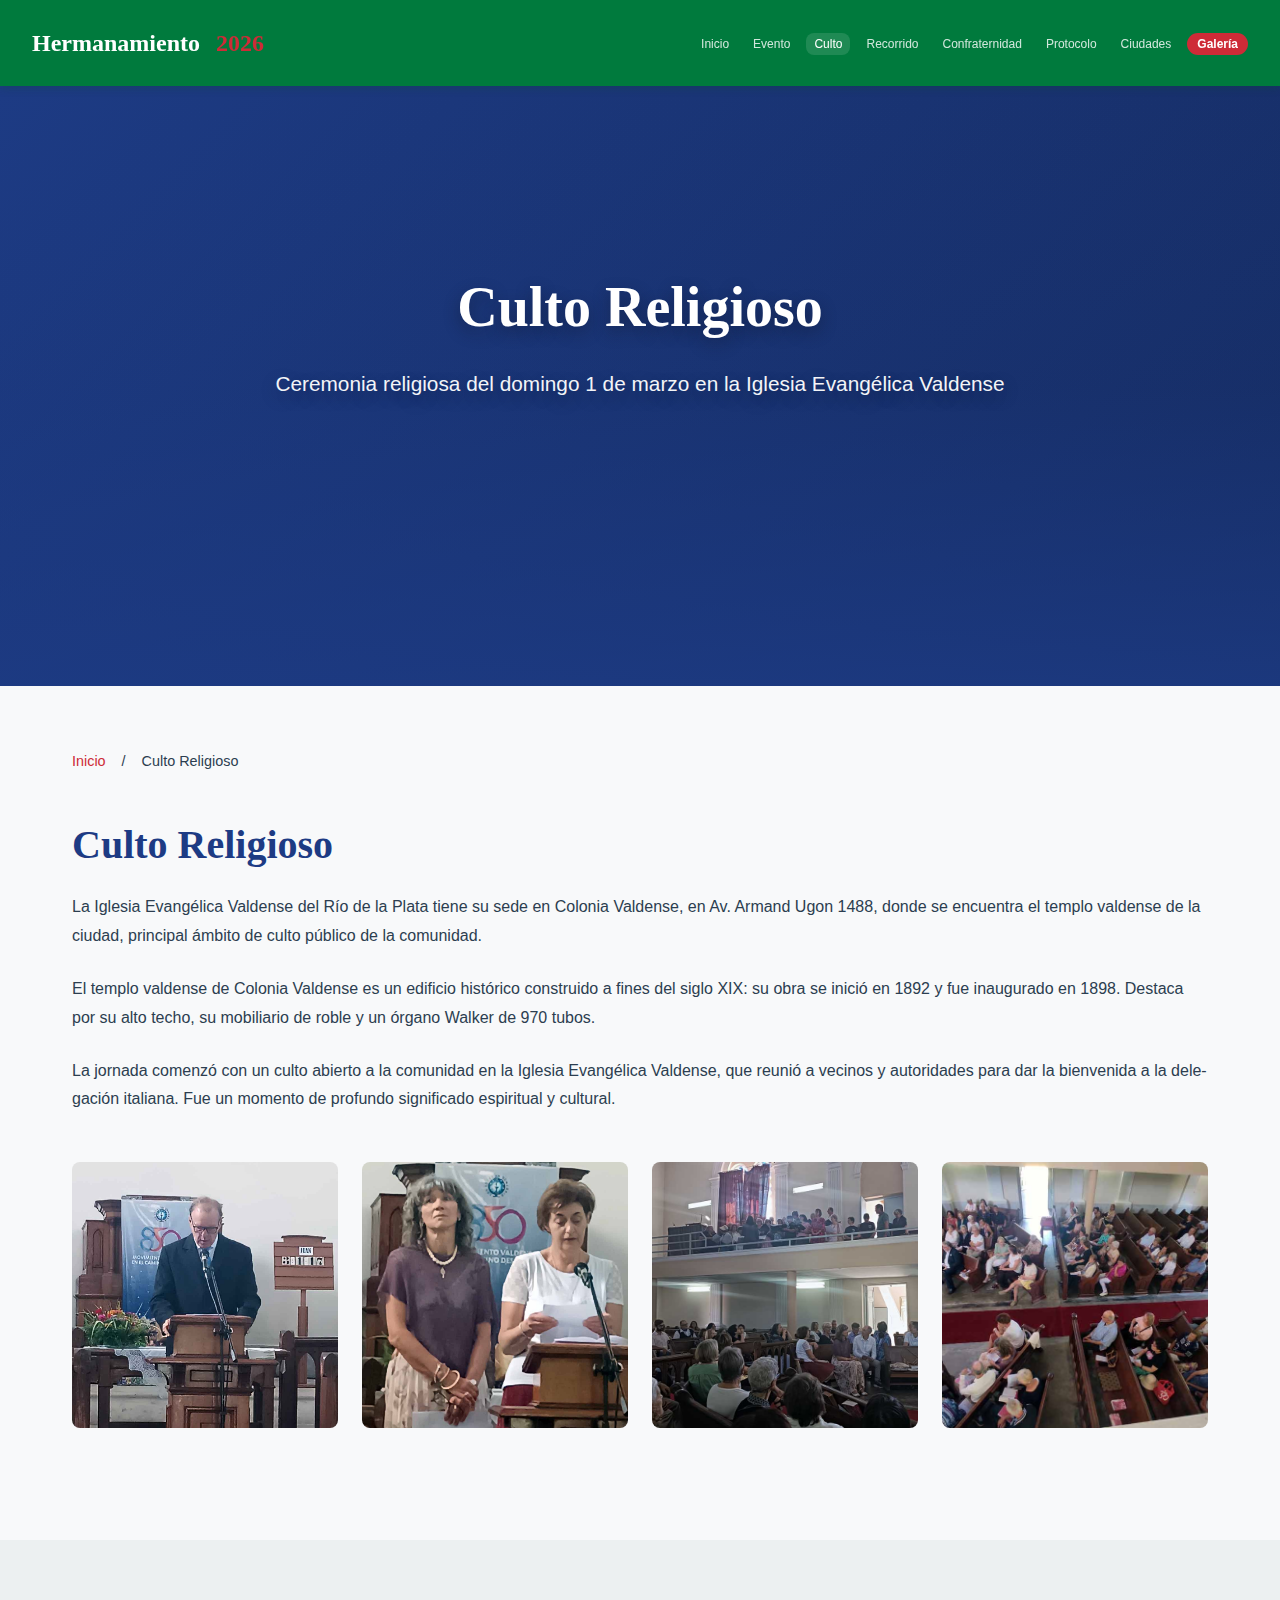
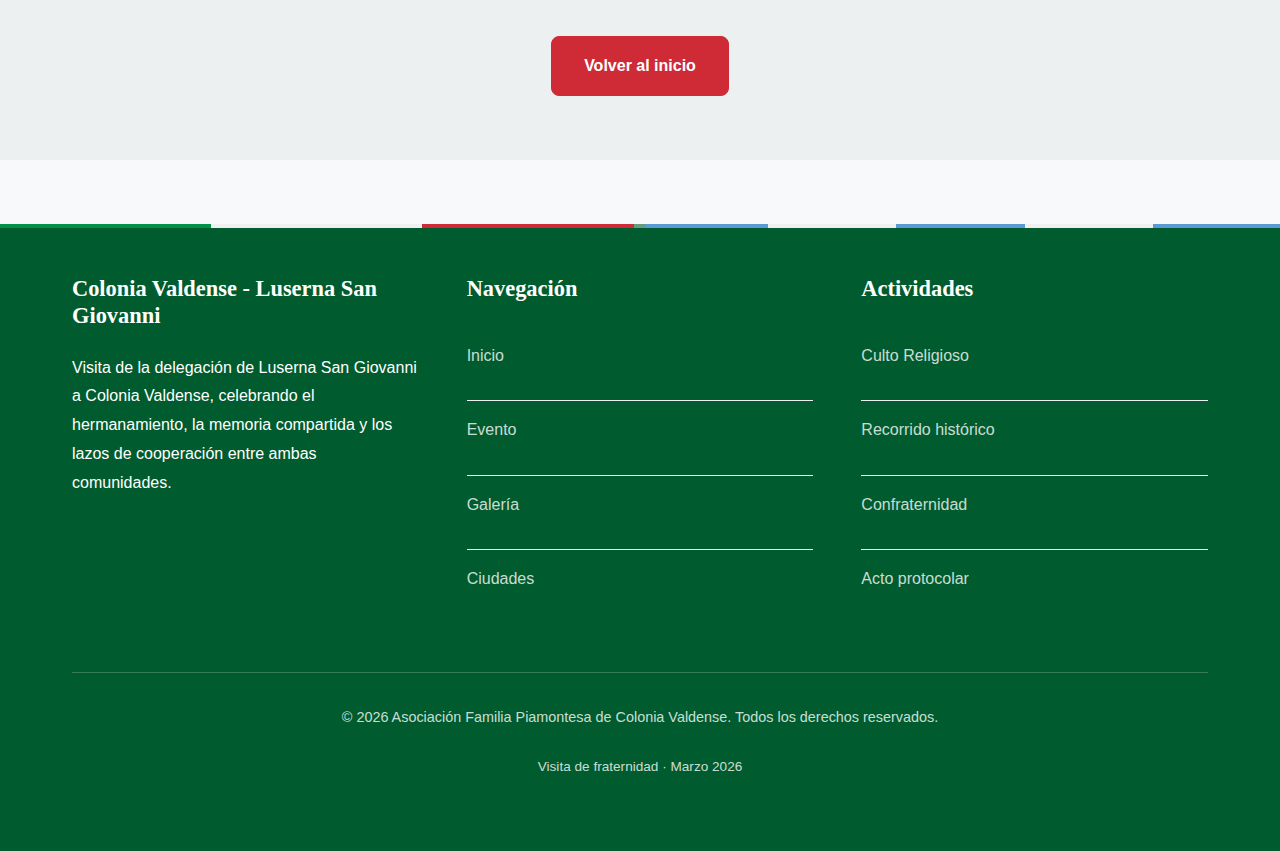
<file: pages/culto.html>
<!DOCTYPE html>
<html lang="es">

<head>
  <meta charset="UTF-8">
  <meta name="viewport" content="width=device-width, initial-scale=1.0">
  <meta name="description"
    content="Ceremonia religiosa del domingo 1 de marzo en la Iglesia Evangélica Valdense - Hermanamiento 2026">
  <meta name="theme-color" content="#1D3B84">

  <title>Culto Religioso - Hermanamiento 2026</title>

  <link rel="icon" type="image/svg+xml" href="/assets/images/icons/icon-72x72.svg">
  <link rel="manifest" href="/manifest.json">

  <link rel="stylesheet" href="/assets/styles/main.css">
  <link rel="stylesheet" href="/assets/styles/layout.css">
  <link rel="stylesheet" href="/assets/styles/typography.css">
  <link rel="stylesheet" href="/assets/styles/animations.css">
  <link rel="stylesheet" href="/assets/styles/responsive.css">

  <!-- Font Awesome Icons -->
  <link rel="stylesheet" href="https://cdnjs.cloudflare.com/ajax/libs/font-awesome/6.5.1/css/all.min.css" />
</head>

<body>
  <header>
    <nav class="navbar">
      <a href="/" class="logo">
        Hermanamiento<span>2026</span>
      </a>
      <button class="menu-toggle" aria-label="Toggle menu">☰</button>
      <ul class="nav-menu">
        <li><a href="/">Inicio</a></li>
        <li><a href="/pages/evento.html">Evento</a></li>
        <li><a href="/pages/culto.html">Culto</a></li>
        <li><a href="/pages/recorrido.html">Recorrido</a></li>
        <li><a href="/pages/fiesta.html">Confraternidad</a></li>
        <li><a href="/pages/protocolo.html">Protocolo</a></li>
        <li><a href="/pages/ciudades.html">Ciudades</a></li>
        <li><a href="/pages/galeria.html">Galería</a></li>
      </ul>
    </nav>
  </header>

  <main>
    <section class="hero" style="height: 50vh;">
      <div class="hero-bg" style="background: linear-gradient(135deg, #1D3B84 0%, #152B60 100%);"></div>
      <div class="hero-overlay"></div>
      <div class="hero-content">
        <h1>Culto Religioso</h1>
        <p>Ceremonia religiosa del domingo 1 de marzo en la Iglesia Evangélica Valdense</p>
      </div>
    </section>

    <section class="section">
      <div class="container">
        <div class="breadcrumb mb-4">
          <a href="/">Inicio</a>
          <span>/</span>
          <span>Culto Religioso</span>
        </div>

        <article>
          <h2>Culto Religioso</h2>

          <p>La Iglesia Evangélica Valdense del Río de la Plata tiene su sede en Colonia Valdense, en Av. Armand Ugon
            1488, donde se encuentra el templo valdense de la ciudad, principal ámbito de culto público de la comunidad.
          </p>

          <p>El templo valdense de Colonia Valdense es un edificio histórico construido a fines del siglo XIX: su obra
            se inició en 1892 y fue inaugurado en 1898. Destaca por su alto techo, su mobiliario de roble y un órgano
            Walker de 970 tubos.</p>

          <p>La jornada comenzó con un culto abierto a la comunidad en la Iglesia Evangélica Valdense, que reunió a
            vecinos y autoridades para dar la bienvenida a la delegación italiana. Fue un momento de profundo
            significado espiritual y cultural.</p>

          <div class="gallery-grid">
            <div class="gallery-item">
              <img src="/assets/images/CULTO/Culto-02.jpg" alt="Culto Religioso - Iglesia Evangélica Valdense"
                loading="lazy" />
              <div class="gallery-overlay">
                <span class="gallery-overlay-icon"><i class="fas fa-magnifying-glass"></i></span>
              </div>
            </div>
            <div class="gallery-item">
              <img src="/assets/images/CULTO/Culto-06.jpg" alt="Culto Religioso - Comunidad reunida" loading="lazy" />
              <div class="gallery-overlay">
                <span class="gallery-overlay-icon"><i class="fas fa-magnifying-glass"></i></span>
              </div>
            </div>
            <div class="gallery-item">
              <img src="/assets/images/CULTO/Culto-03.jpg" alt="Culto Religioso - Comunidad reunida" loading="lazy" />
              <div class="gallery-overlay">
                <span class="gallery-overlay-icon"><i class="fas fa-magnifying-glass"></i></span>
              </div>
            </div>
            <div class="gallery-item">
              <img src="/assets/images/CULTO/Culto-04.jpg" alt="Culto Religioso - Delegación italiana" loading="lazy" />
              <div class="gallery-overlay">
                <span class="gallery-overlay-icon"><i class="fas fa-magnifying-glass"></i></span>
              </div>
            </div>
          </div>
        </article>
      </div>
    </section>
    <section class="section bg-light">
      <div class="container text-center">
        <a href="/" class="btn btn-primary mt-4">Volver al inicio</a>
      </div>
    </section>
  </main>

  <!-- NAV TOGGLE SCRIPT -->
  <script>
    document
      .querySelector(".menu-toggle")
      .addEventListener("click", function () {
        document
          .querySelector(".nav-menu")
          .classList.toggle("is-open");
        this.setAttribute(
          "aria-expanded",
          document
            .querySelector(".nav-menu")
            .classList.contains("is-open"),
        );
      });
    document.querySelectorAll(".nav-menu a").forEach(function (link) {
      link.addEventListener("click", function () {
        document
          .querySelector(".nav-menu")
          .classList.remove("is-open");
      });
    });
  </script>

  <footer>
    <div class="container">
      <div class="footer-content">
        <div class="footer-section">
          <h4>Colonia Valdense - Luserna San Giovanni</h4>
          <p>Visita de la delegación de Luserna San Giovanni a Colonia Valdense, celebrando el hermanamiento, la memoria compartida y los lazos de cooperación entre ambas comunidades.</p>
        </div>
        <div class="footer-section">
          <h4>Navegación</h4>
          <ul class="list-clean">
            <li><a href="/">Inicio</a></li>
            <li><a href="/pages/evento.html">Evento</a></li>
            <li><a href="/pages/galeria.html">Galería</a></li>
            <li><a href="/pages/ciudades.html">Ciudades</a></li>
          </ul>
        </div>
        <div class="footer-section">
          <h4>Actividades</h4>
          <ul class="list-clean">
            <li><a href="/pages/culto.html">Culto Religioso</a></li>
            <li><a href="/pages/recorrido.html">Recorrido histórico</a></li>
            <li><a href="/pages/fiesta.html">Confraternidad</a></li>
            <li><a href="/pages/protocolo.html">Acto protocolar</a></li>
          </ul>
        </div>
      </div>
      <div class="footer-divider"></div>
      <div class="footer-bottom">
        <p>&copy; 2026 Asociación Familia Piamontesa de Colonia Valdense. Todos los derechos reservados.</p>
        <p style="margin-top: var(--spacing-sm); font-size: 0.85rem;">Visita de fraternidad · Marzo 2026</p>
      </div>
    </div>
  </footer>

  <script src="/scripts/app.js"></script>
  <script src="/register-sw.js"></script>
</body>

</html>
</file>
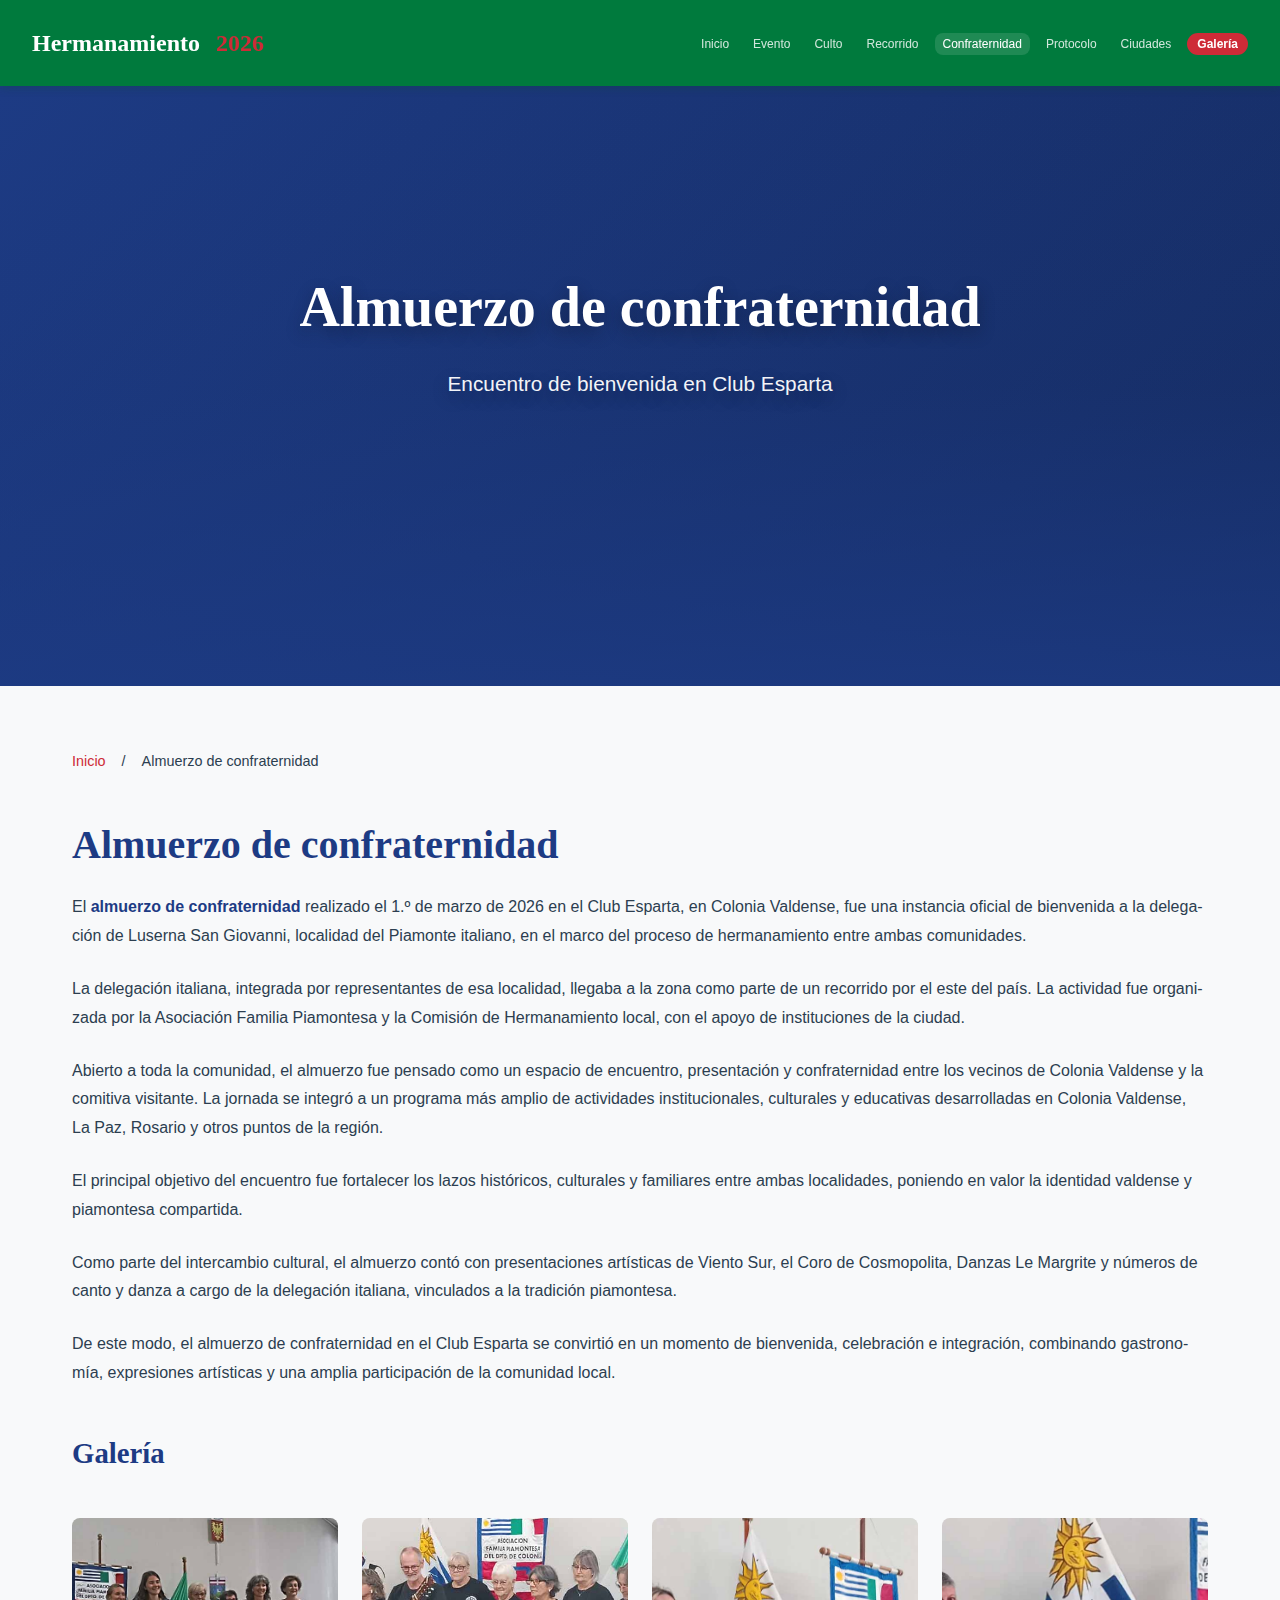
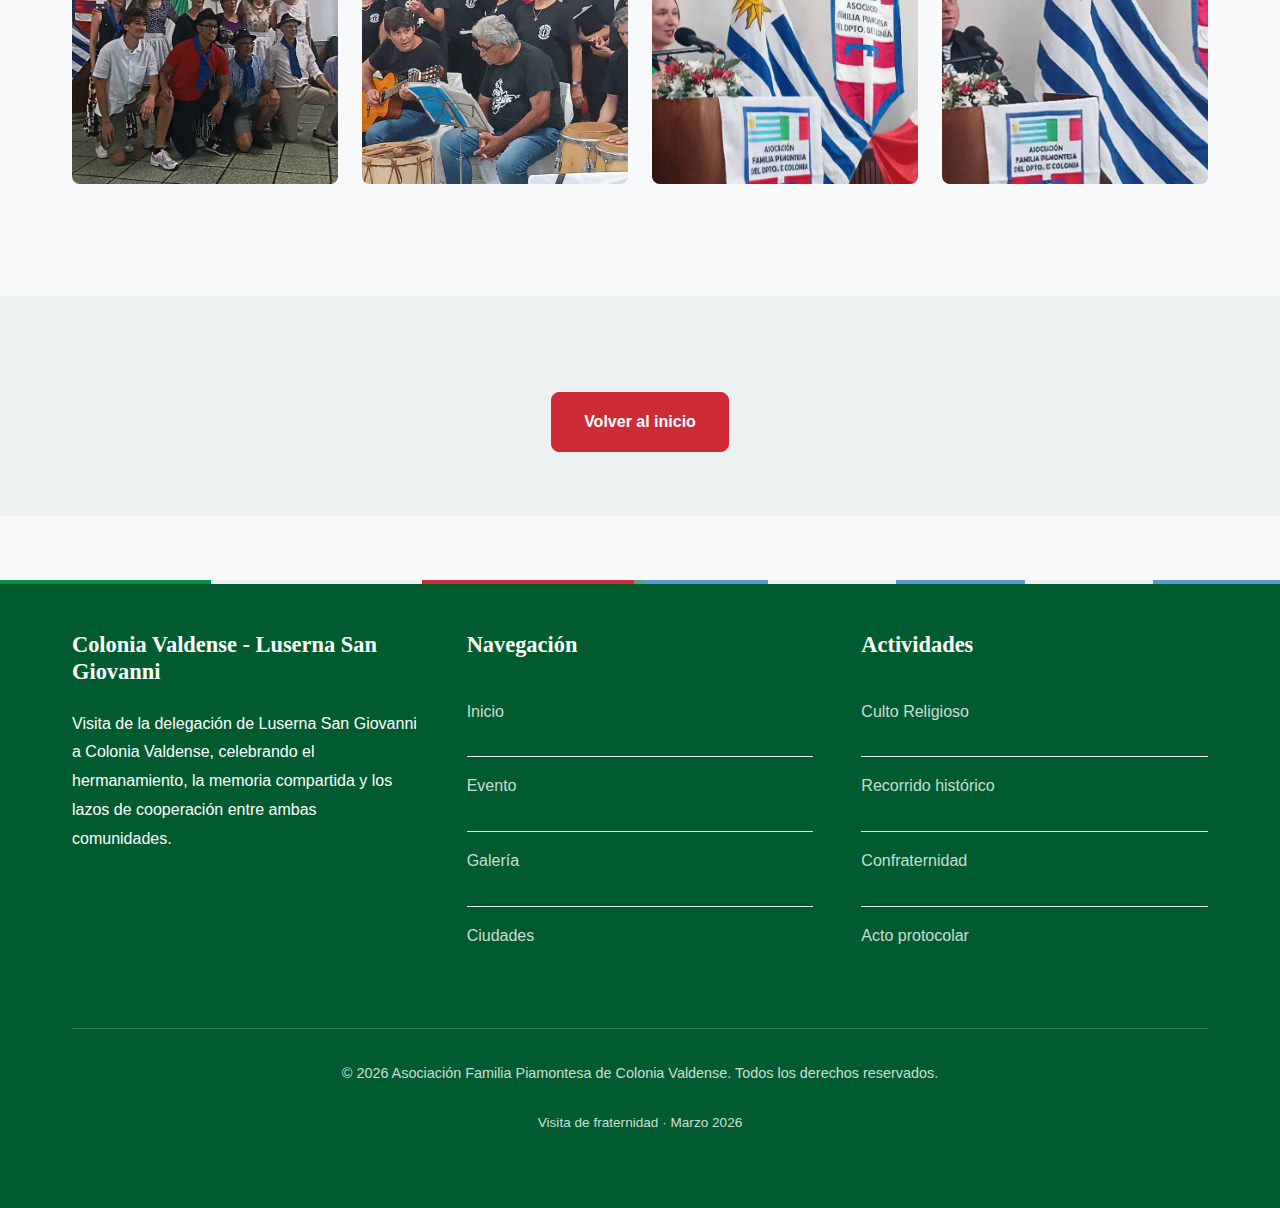
<file: pages/fiesta.html>
<!DOCTYPE html>
<html lang="es">

<head>
  <meta charset="UTF-8">
  <meta name="viewport" content="width=device-width, initial-scale=1.0">
  <meta name="description" content="Encuentro de bienvenida en Club Esparta - Hermanamiento 2026">
  <meta name="theme-color" content="#1D3B84">

  <title>Almuerzo de confraternidad - Hermanamiento 2026</title>

  <link rel="icon" type="image/svg+xml" href="/assets/images/icons/icon-72x72.svg">
  <link rel="manifest" href="/manifest.json">

  <link rel="stylesheet" href="/assets/styles/main.css">
  <link rel="stylesheet" href="/assets/styles/layout.css">
  <link rel="stylesheet" href="/assets/styles/typography.css">
  <link rel="stylesheet" href="/assets/styles/animations.css">
  <link rel="stylesheet" href="/assets/styles/responsive.css">

  <!-- Font Awesome Icons -->
  <link rel="stylesheet" href="https://cdnjs.cloudflare.com/ajax/libs/font-awesome/6.5.1/css/all.min.css" />
</head>

<body>
  <header>
    <nav class="navbar">
      <a href="/" class="logo">
        Hermanamiento<span>2026</span>
      </a>
      <button class="menu-toggle" aria-label="Toggle menu">☰</button>
      <ul class="nav-menu">
        <li><a href="/">Inicio</a></li>
        <li><a href="/pages/evento.html">Evento</a></li>
        <li><a href="/pages/culto.html">Culto</a></li>
        <li><a href="/pages/recorrido.html">Recorrido</a></li>
        <li><a href="/pages/fiesta.html">Confraternidad</a></li>
        <li><a href="/pages/protocolo.html">Protocolo</a></li>
        <li><a href="/pages/ciudades.html">Ciudades</a></li>
        <li><a href="/pages/galeria.html">Galería</a></li>
      </ul>
    </nav>
  </header>

  <main>
    <section class="hero" style="height: 50vh;">
      <div class="hero-bg" style="background: linear-gradient(135deg, #1D3B84 0%, #152B60 100%);"></div>
      <div class="hero-overlay"></div>
      <div class="hero-content">
        <h1>Almuerzo de confraternidad</h1>
        <p>Encuentro de bienvenida en Club Esparta</p>
      </div>
    </section>

    <section class="section">
      <div class="container">
        <div class="breadcrumb mb-4">
          <a href="/">Inicio</a>
          <span>/</span>
          <span>Almuerzo de confraternidad</span>
        </div>

        <article>
          <h2>Almuerzo de confraternidad</h2>

          <p>El <strong>almuerzo de confraternidad</strong> realizado el 1.º de marzo de 2026 en el Club Esparta, en
            Colonia Valdense, fue una instancia oficial de bienvenida a la delegación de Luserna San Giovanni, localidad
            del Piamonte italiano, en el marco del proceso de hermanamiento entre ambas comunidades.</p>

          <p>La delegación italiana, integrada por representantes de esa localidad, llegaba a la zona como parte de un
            recorrido por el este del país. La actividad fue organizada por la Asociación Familia Piamontesa y la
            Comisión de Hermanamiento local, con el apoyo de instituciones de la ciudad.</p>

          <p>Abierto a toda la comunidad, el almuerzo fue pensado como un espacio de encuentro, presentación y
            confraternidad entre los vecinos de Colonia Valdense y la comitiva visitante. La jornada se integró a un
            programa más amplio de actividades institucionales, culturales y educativas desarrolladas en Colonia
            Valdense, La Paz, Rosario y otros puntos de la región.</p>

          <p>El principal objetivo del encuentro fue fortalecer los lazos históricos, culturales y familiares entre
            ambas localidades, poniendo en valor la identidad valdense y piamontesa compartida.</p>

          <p>Como parte del intercambio cultural, el almuerzo contó con presentaciones artísticas de Viento Sur, el Coro
            de Cosmopolita, Danzas Le Margrite y números de canto y danza a cargo de la delegación italiana, vinculados
            a la tradición piamontesa.</p>

          <p>De este modo, el almuerzo de confraternidad en el Club Esparta se convirtió en un momento de bienvenida,
            celebración e integración, combinando gastronomía, expresiones artísticas y una amplia participación de la
            comunidad local.</p>

          <h3>Galería</h3>
          <div class="gallery-grid">
            <div class="gallery-item">
              <img src="/assets/images/FIESTA/FIESTA-04.jpg" alt="Almuerzo de confraternidad - Delegación y vecinos"
                loading="lazy" />
              <div class="gallery-overlay">
                <span class="gallery-overlay-icon"><i class="fas fa-magnifying-glass"></i></span>
              </div>
            </div>
            <div class="gallery-item">
              <img src="/assets/images/FIESTA/FIESTA-08.jpg" alt="Almuerzo de confraternidad - Coro de Cosmopolita"
                loading="lazy" />
              <div class="gallery-overlay">
                <span class="gallery-overlay-icon"><i class="fas fa-magnifying-glass"></i></span>
              </div>
            </div>
            <div class="gallery-item">
              <img src="/assets/images/FIESTA/FIESTA-10.jpg"
                alt="Almuerzo de confraternidad - Palabras de la delegación italiana" loading="lazy" />
              <div class="gallery-overlay">
                <span class="gallery-overlay-icon"><i class="fas fa-magnifying-glass"></i></span>
              </div>
            </div>
            <div class="gallery-item">
              <img src="/assets/images/FIESTA/FIESTA-12.jpg"
                alt="Almuerzo de confraternidad - Discurso en el acto oficial" loading="lazy" />
              <div class="gallery-overlay">
                <span class="gallery-overlay-icon"><i class="fas fa-magnifying-glass"></i></span>
              </div>
            </div>
          </div>
        </article>
      </div>
    </section>

    <section class="section bg-light">
      <div class="container text-center">
        <a href="/" class="btn btn-primary mt-4">Volver al inicio</a>
      </div>
    </section>
  </main>

  <!-- NAV TOGGLE SCRIPT -->
  <script>
    document
      .querySelector(".menu-toggle")
      .addEventListener("click", function () {
        document
          .querySelector(".nav-menu")
          .classList.toggle("is-open");
        this.setAttribute(
          "aria-expanded",
          document
            .querySelector(".nav-menu")
            .classList.contains("is-open"),
        );
      });
    document.querySelectorAll(".nav-menu a").forEach(function (link) {
      link.addEventListener("click", function () {
        document
          .querySelector(".nav-menu")
          .classList.remove("is-open");
      });
    });
  </script>

  <footer>
    <div class="container">
      <div class="footer-content">
        <div class="footer-section">
          <h4>Colonia Valdense - Luserna San Giovanni</h4>
          <p>Visita de la delegación de Luserna San Giovanni a Colonia Valdense, celebrando el hermanamiento, la memoria compartida y los lazos de cooperación entre ambas comunidades.</p>
        </div>
        <div class="footer-section">
          <h4>Navegación</h4>
          <ul class="list-clean">
            <li><a href="/">Inicio</a></li>
            <li><a href="/pages/evento.html">Evento</a></li>
            <li><a href="/pages/galeria.html">Galería</a></li>
            <li><a href="/pages/ciudades.html">Ciudades</a></li>
          </ul>
        </div>
        <div class="footer-section">
          <h4>Actividades</h4>
          <ul class="list-clean">
            <li><a href="/pages/culto.html">Culto Religioso</a></li>
            <li><a href="/pages/recorrido.html">Recorrido histórico</a></li>
            <li><a href="/pages/fiesta.html">Confraternidad</a></li>
            <li><a href="/pages/protocolo.html">Acto protocolar</a></li>
          </ul>
        </div>
      </div>
      <div class="footer-divider"></div>
      <div class="footer-bottom">
        <p>&copy; 2026 Asociación Familia Piamontesa de Colonia Valdense. Todos los derechos reservados.</p>
        <p style="margin-top: var(--spacing-sm); font-size: 0.85rem;">Visita de fraternidad · Marzo 2026</p>
      </div>
    </div>
  </footer>

  <script src="/scripts/app.js"></script>
  <script src="/register-sw.js"></script>
</body>

</html>
</file>
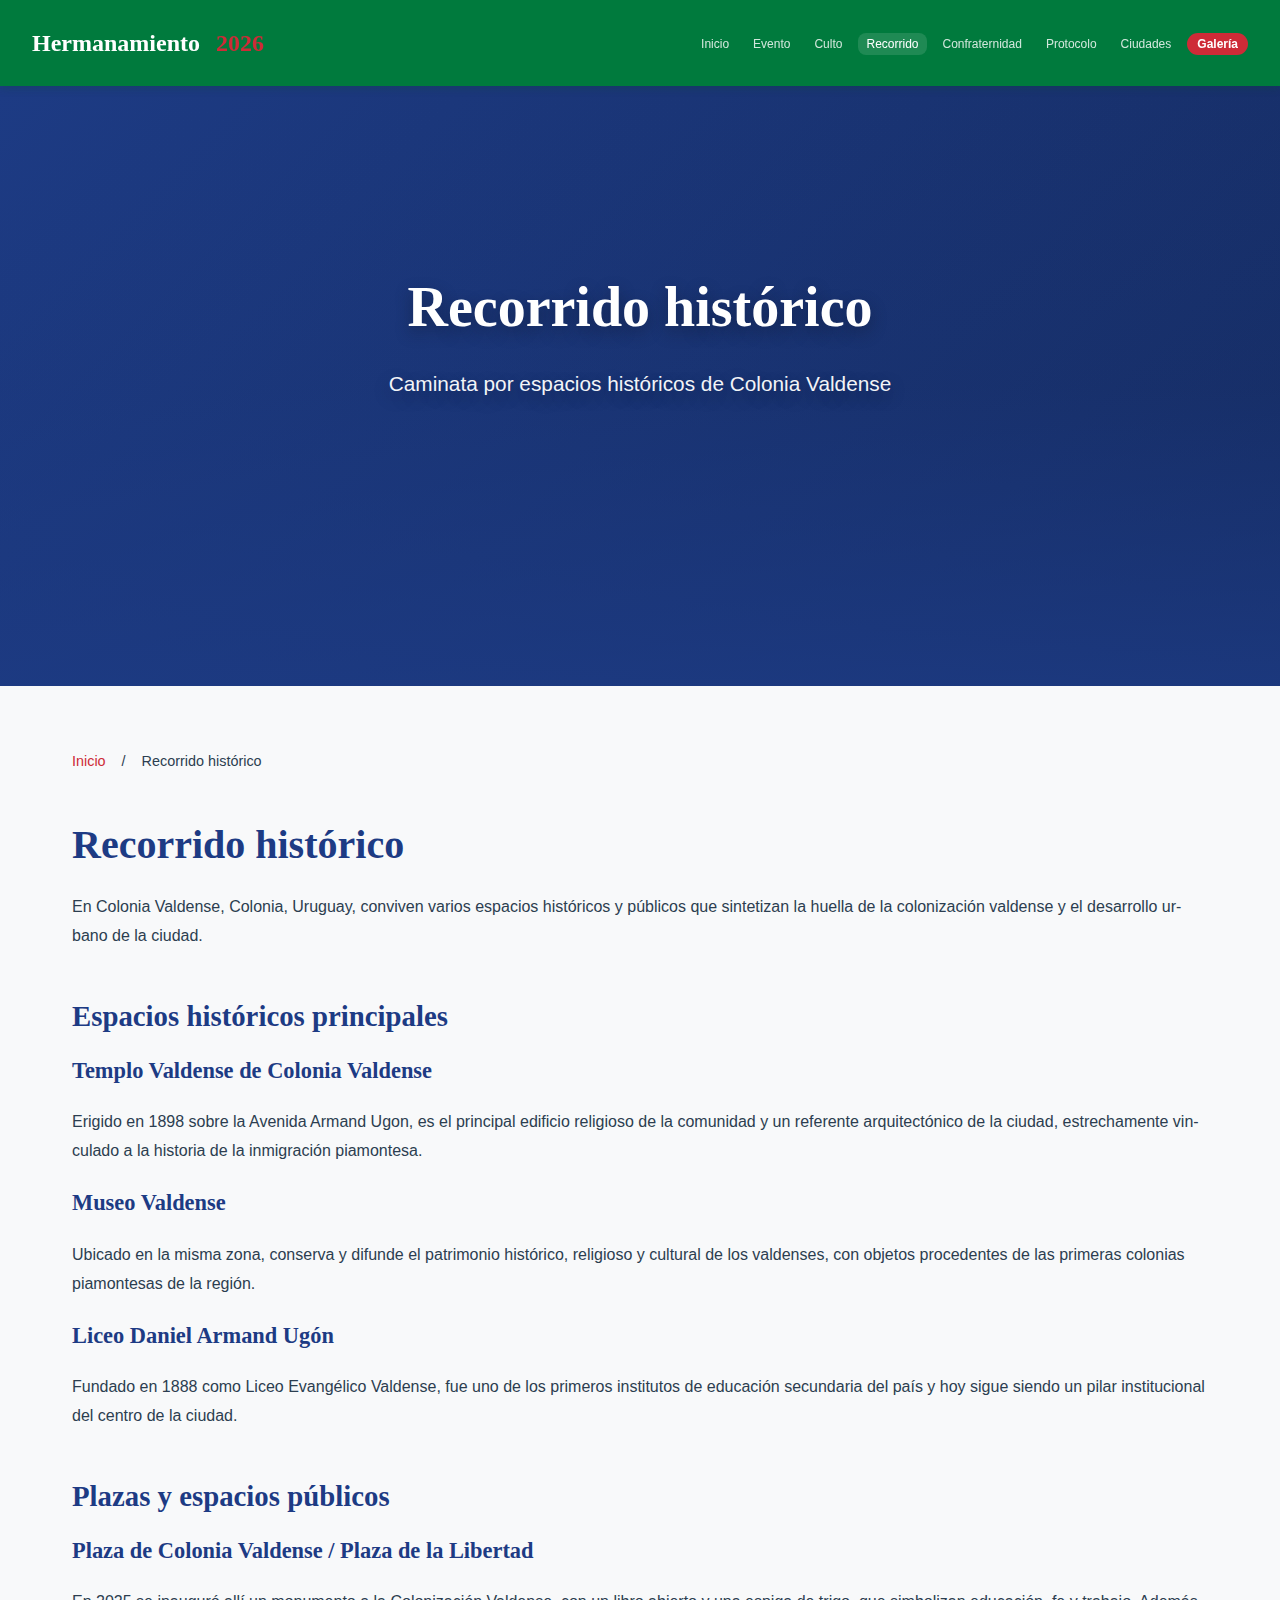
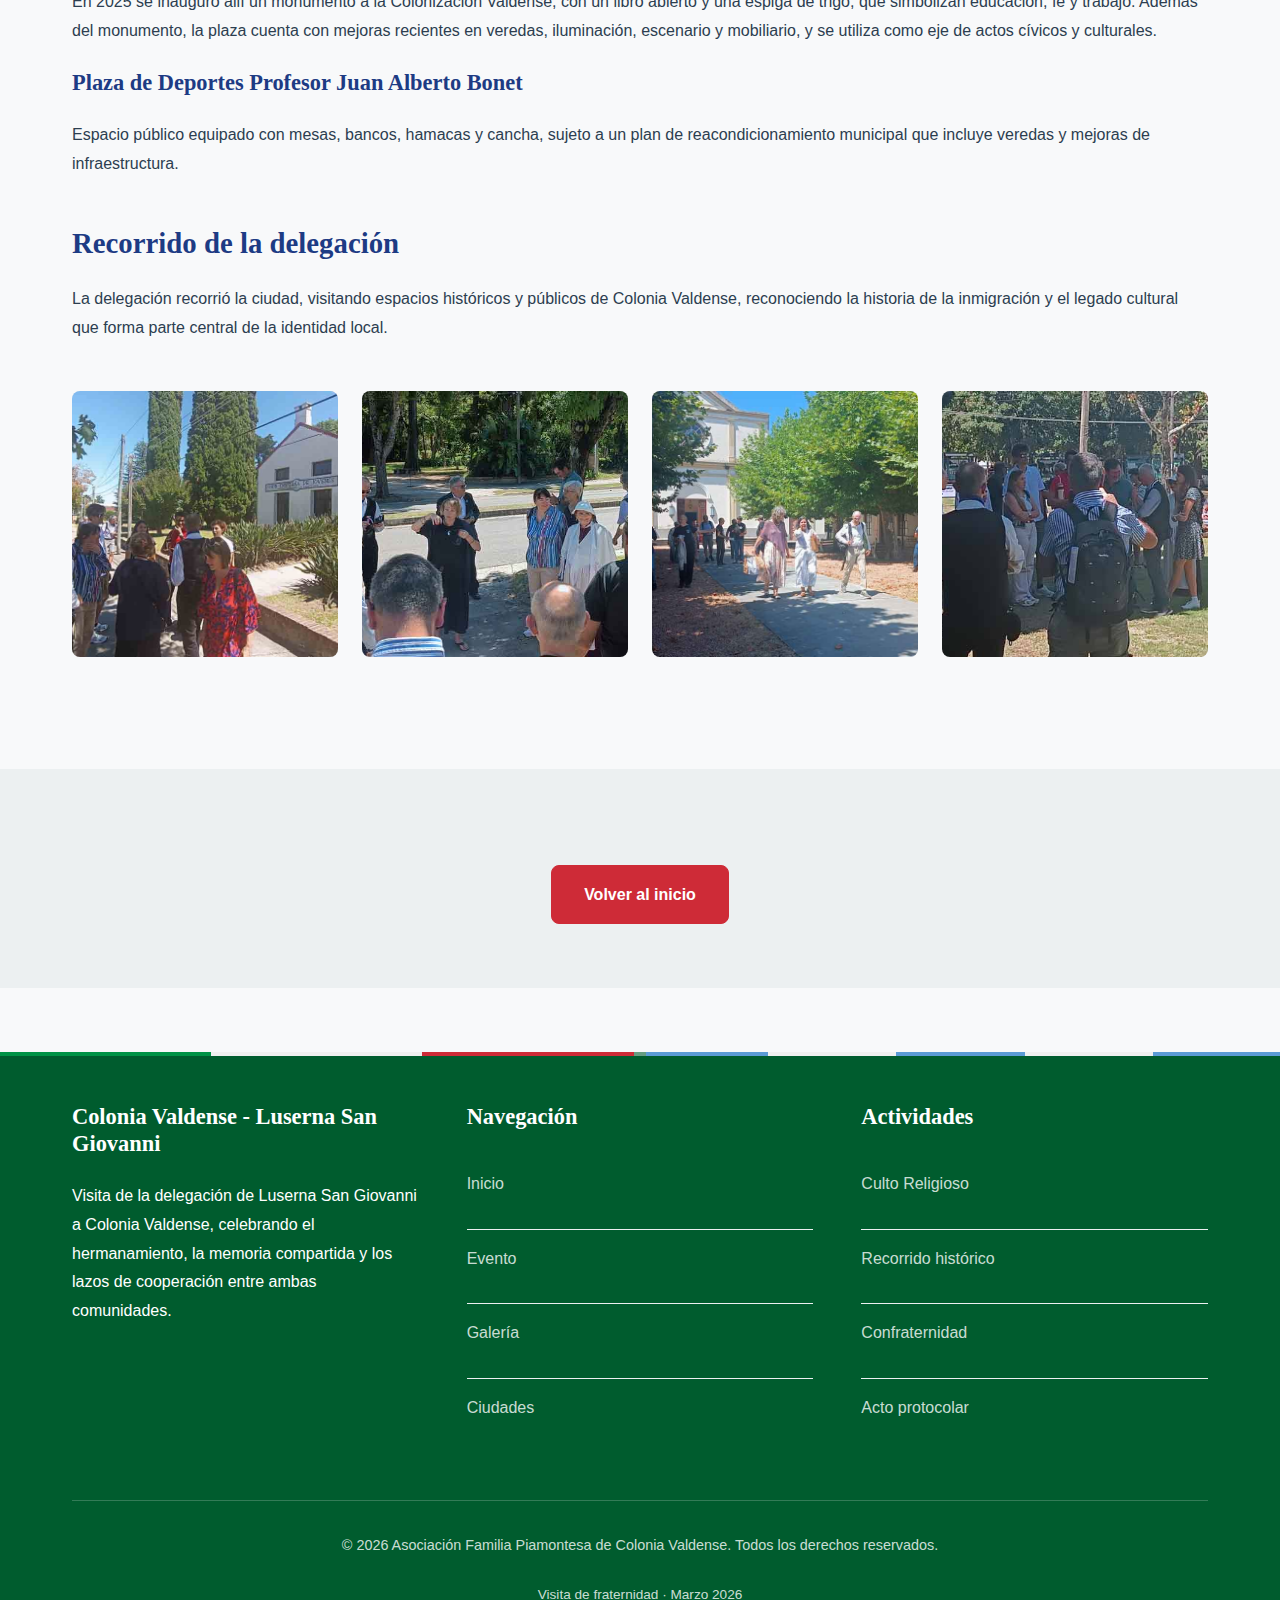
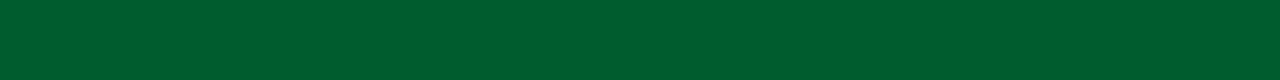
<file: pages/recorrido.html>
<!DOCTYPE html>
<html lang="es">

<head>
  <meta charset="UTF-8">
  <meta name="viewport" content="width=device-width, initial-scale=1.0">
  <meta name="description" content="Caminata por espacios históricos de Colonia Valdense - Hermanamiento 2026">
  <meta name="theme-color" content="#1D3B84">

  <title>Recorrido histórico - Hermanamiento 2026</title>

  <link rel="icon" type="image/svg+xml" href="/assets/images/icons/icon-72x72.svg">
  <link rel="manifest" href="/manifest.json">

  <link rel="stylesheet" href="/assets/styles/main.css">
  <link rel="stylesheet" href="/assets/styles/layout.css">
  <link rel="stylesheet" href="/assets/styles/typography.css">
  <link rel="stylesheet" href="/assets/styles/animations.css">
  <link rel="stylesheet" href="/assets/styles/responsive.css">

  <!-- Font Awesome Icons -->
  <link rel="stylesheet" href="https://cdnjs.cloudflare.com/ajax/libs/font-awesome/6.5.1/css/all.min.css" />
</head>

<body>
  <header>
    <nav class="navbar">
      <a href="/" class="logo">
        Hermanamiento<span>2026</span>
      </a>
      <button class="menu-toggle" aria-label="Toggle menu">☰</button>
      <ul class="nav-menu">
        <li><a href="/">Inicio</a></li>
        <li><a href="/pages/evento.html">Evento</a></li>
        <li><a href="/pages/culto.html">Culto</a></li>
        <li><a href="/pages/recorrido.html">Recorrido</a></li>
        <li><a href="/pages/fiesta.html">Confraternidad</a></li>
        <li><a href="/pages/protocolo.html">Protocolo</a></li>
        <li><a href="/pages/ciudades.html">Ciudades</a></li>
        <li><a href="/pages/galeria.html">Galería</a></li>
      </ul>
    </nav>
  </header>

  <main>
    <section class="hero" style="height: 50vh;">
      <div class="hero-bg" style="background: linear-gradient(135deg, #1D3B84 0%, #152B60 100%);"></div>
      <div class="hero-overlay"></div>
      <div class="hero-content">
        <h1>Recorrido histórico</h1>
        <p>Caminata por espacios históricos de Colonia Valdense</p>
      </div>
    </section>

    <section class="section">
      <div class="container">
        <div class="breadcrumb mb-4">
          <a href="/">Inicio</a>
          <span>/</span>
          <span>Recorrido histórico</span>
        </div>

        <article>
          <h2>Recorrido histórico</h2>

          <p>En Colonia Valdense, Colonia, Uruguay, conviven varios espacios históricos y públicos que sintetizan la
            huella de la colonización valdense y el desarrollo urbano de la ciudad.</p>

          <h3>Espacios históricos principales</h3>

          <h4>Templo Valdense de Colonia Valdense</h4>
          <p>Erigido en 1898 sobre la Avenida Armand Ugon, es el principal edificio religioso de la comunidad y un
            referente arquitectónico de la ciudad, estrechamente vinculado a la historia de la inmigración piamontesa.
          </p>

          <h4>Museo Valdense</h4>
          <p>Ubicado en la misma zona, conserva y difunde el patrimonio histórico, religioso y cultural de los
            valdenses, con objetos procedentes de las primeras colonias piamontesas de la región.</p>

          <h4>Liceo Daniel Armand Ugón</h4>
          <p>Fundado en 1888 como Liceo Evangélico Valdense, fue uno de los primeros institutos de educación secundaria
            del país y hoy sigue siendo un pilar institucional del centro de la ciudad.</p>

          <h3>Plazas y espacios públicos</h3>

          <h4>Plaza de Colonia Valdense / Plaza de la Libertad</h4>
          <p>En 2025 se inauguró allí un monumento a la Colonización Valdense, con un libro abierto y una espiga de
            trigo, que simbolizan educación, fe y trabajo. Además del monumento, la plaza cuenta con mejoras recientes
            en veredas, iluminación, escenario y mobiliario, y se utiliza como eje de actos cívicos y culturales.</p>

          <h4>Plaza de Deportes Profesor Juan Alberto Bonet</h4>
          <p>Espacio público equipado con mesas, bancos, hamacas y cancha, sujeto a un plan de reacondicionamiento
            municipal que incluye veredas y mejoras de infraestructura.</p>

          <h3>Recorrido de la delegación</h3>
          <p>La delegación recorrió la ciudad, visitando espacios históricos y públicos de Colonia Valdense,
            reconociendo la historia de la inmigración y el legado cultural que forma parte central de la identidad
            local.</p>

          <div class="gallery-grid">
            <div class="gallery-item">
              <img src="/assets/images/RECORRIDO/Recorrido-02.jpg"
                alt="Recorrido histórico - Unión Cristiana de Jóvenes" loading="lazy" />
              <div class="gallery-overlay">
                <span class="gallery-overlay-icon"><i class="fas fa-magnifying-glass"></i></span>
              </div>
            </div>
            <div class="gallery-item">
              <img src="/assets/images/RECORRIDO/Recorrido-04.jpg" alt="Recorrido histórico - Delegación en la ciudad"
                loading="lazy" />
              <div class="gallery-overlay">
                <span class="gallery-overlay-icon"><i class="fas fa-magnifying-glass"></i></span>
              </div>
            </div>
            <div class="gallery-item">
              <img src="/assets/images/RECORRIDO/Recorrido-05.jpg" alt="Recorrido histórico - Templo Valdense"
                loading="lazy" />
              <div class="gallery-overlay">
                <span class="gallery-overlay-icon"><i class="fas fa-magnifying-glass"></i></span>
              </div>
            </div>
            <div class="gallery-item">
              <img src="/assets/images/RECORRIDO/Recorrido-06.jpg" alt="Recorrido histórico - Plaza de Colonia Valdense"
                loading="lazy" />
              <div class="gallery-overlay">
                <span class="gallery-overlay-icon"><i class="fas fa-magnifying-glass"></i></span>
              </div>
            </div>
          </div>
        </article>
      </div>
    </section>

    <section class="section bg-light">
      <div class="container text-center">
        <a href="/" class="btn btn-primary mt-4">Volver al inicio</a>
      </div>
    </section>
  </main>

  <!-- NAV TOGGLE SCRIPT -->
  <script>
    document
      .querySelector(".menu-toggle")
      .addEventListener("click", function () {
        document
          .querySelector(".nav-menu")
          .classList.toggle("is-open");
        this.setAttribute(
          "aria-expanded",
          document
            .querySelector(".nav-menu")
            .classList.contains("is-open"),
        );
      });
    document.querySelectorAll(".nav-menu a").forEach(function (link) {
      link.addEventListener("click", function () {
        document
          .querySelector(".nav-menu")
          .classList.remove("is-open");
      });
    });
  </script>

  <footer>
    <div class="container">
      <div class="footer-content">
        <div class="footer-section">
          <h4>Colonia Valdense - Luserna San Giovanni</h4>
          <p>Visita de la delegación de Luserna San Giovanni a Colonia Valdense, celebrando el hermanamiento, la memoria compartida y los lazos de cooperación entre ambas comunidades.</p>
        </div>
        <div class="footer-section">
          <h4>Navegación</h4>
          <ul class="list-clean">
            <li><a href="/">Inicio</a></li>
            <li><a href="/pages/evento.html">Evento</a></li>
            <li><a href="/pages/galeria.html">Galería</a></li>
            <li><a href="/pages/ciudades.html">Ciudades</a></li>
          </ul>
        </div>
        <div class="footer-section">
          <h4>Actividades</h4>
          <ul class="list-clean">
            <li><a href="/pages/culto.html">Culto Religioso</a></li>
            <li><a href="/pages/recorrido.html">Recorrido histórico</a></li>
            <li><a href="/pages/fiesta.html">Confraternidad</a></li>
            <li><a href="/pages/protocolo.html">Acto protocolar</a></li>
          </ul>
        </div>
      </div>
      <div class="footer-divider"></div>
      <div class="footer-bottom">
        <p>&copy; 2026 Asociación Familia Piamontesa de Colonia Valdense. Todos los derechos reservados.</p>
        <p style="margin-top: var(--spacing-sm); font-size: 0.85rem;">Visita de fraternidad · Marzo 2026</p>
      </div>
    </div>
  </footer>

  <script src="/scripts/app.js"></script>
  <script src="/register-sw.js"></script>
</body>

</html>
</file>
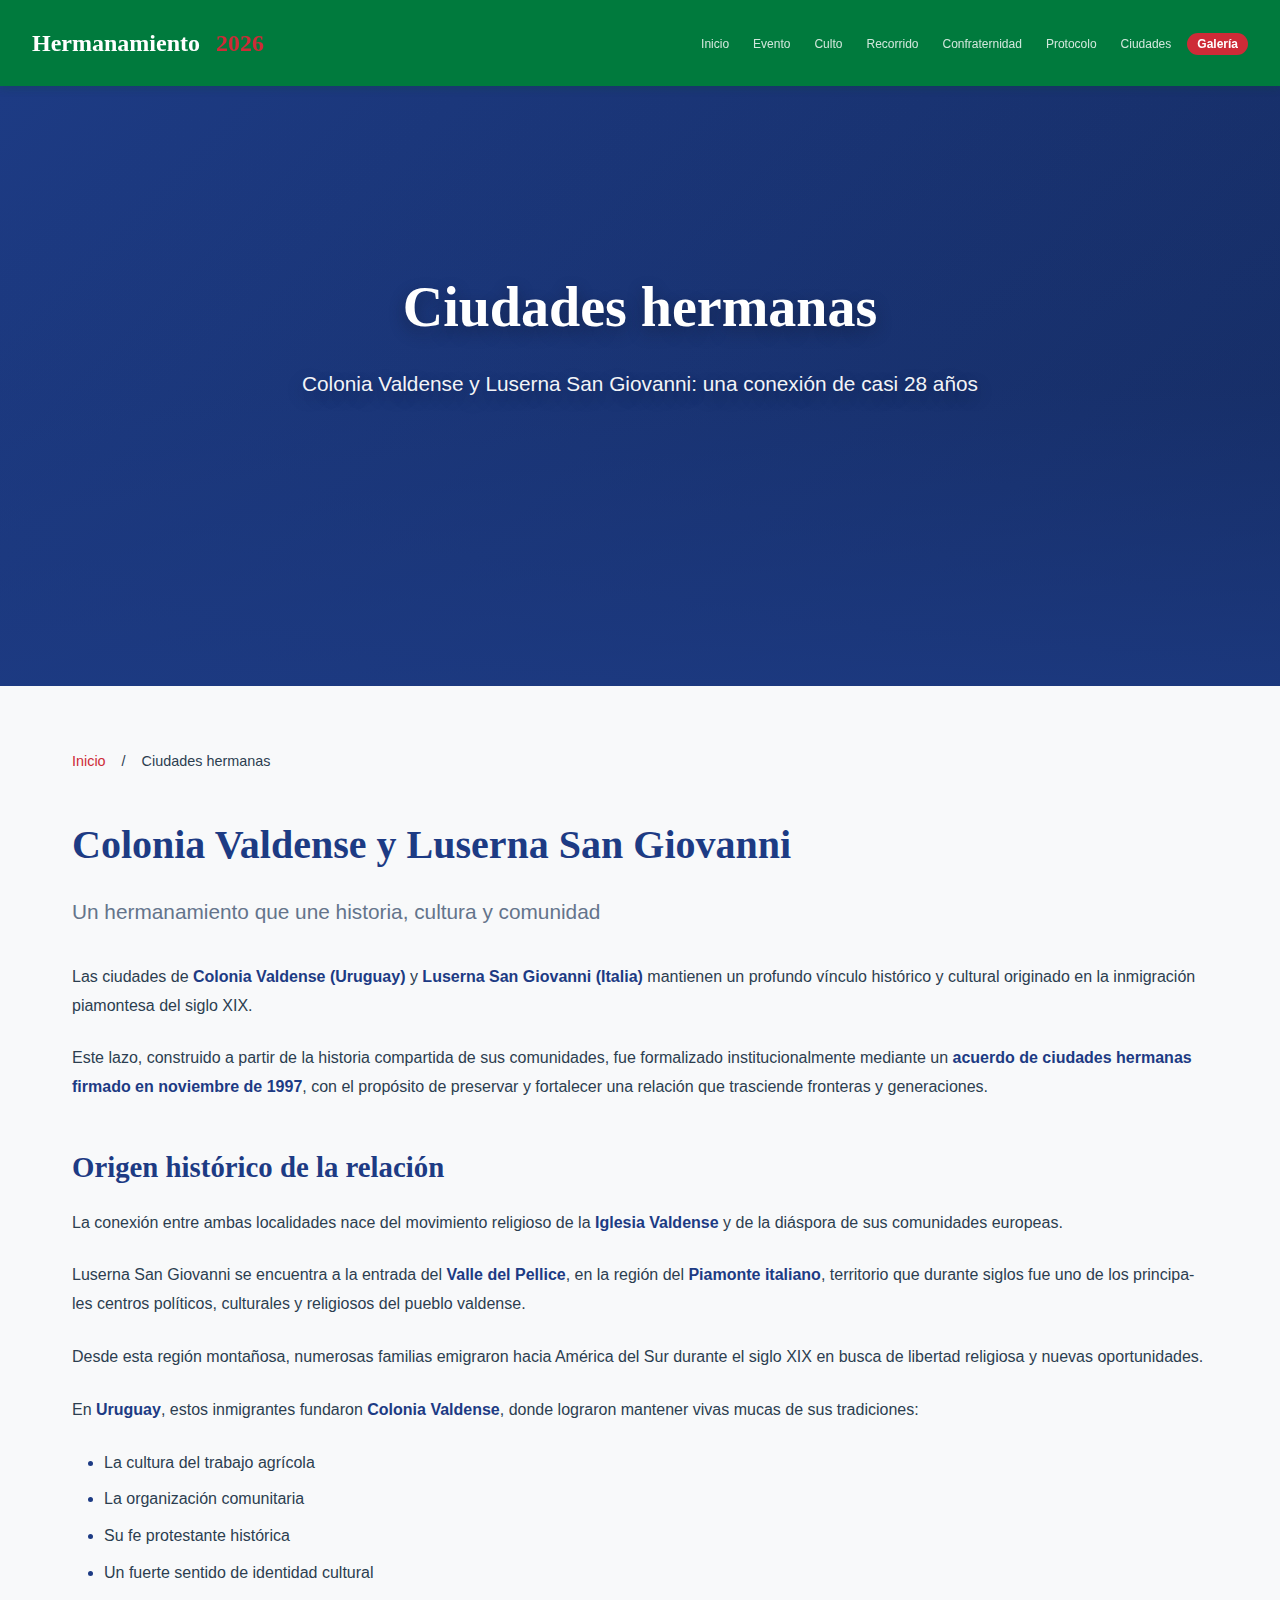
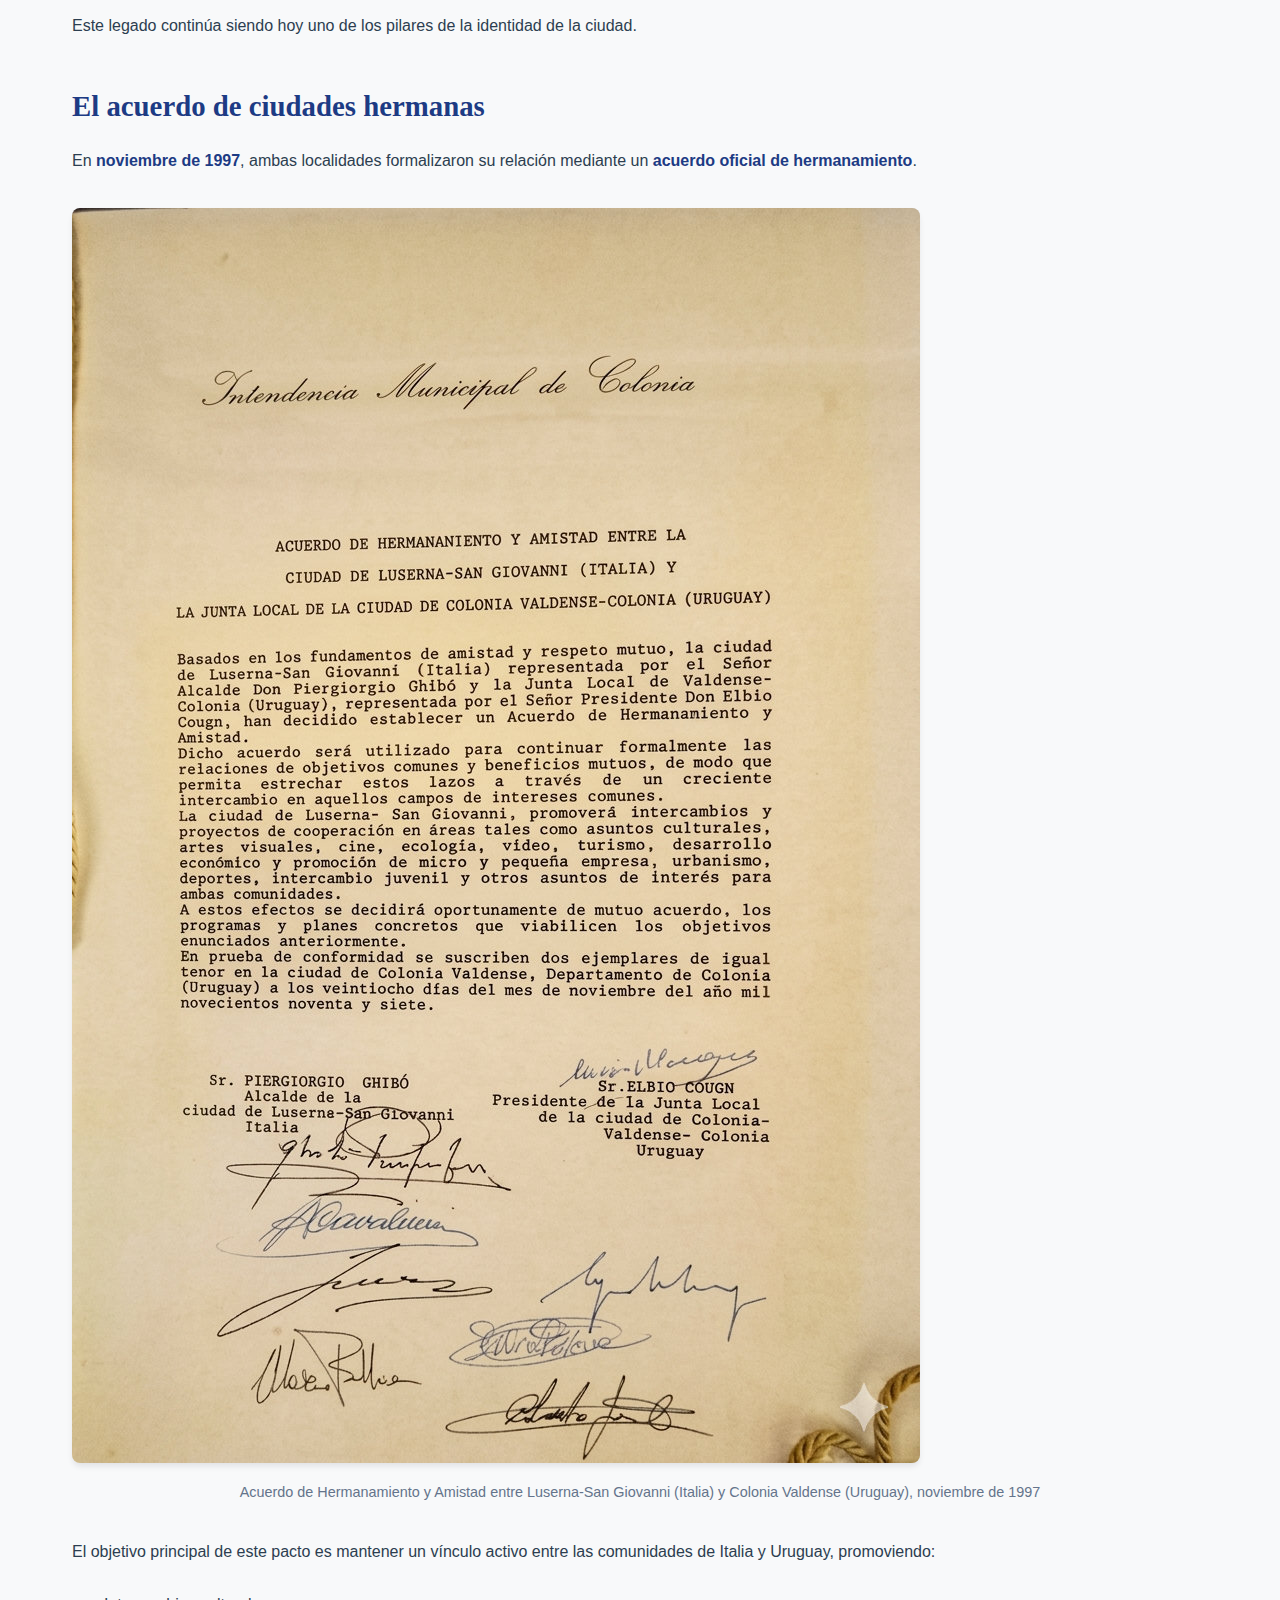
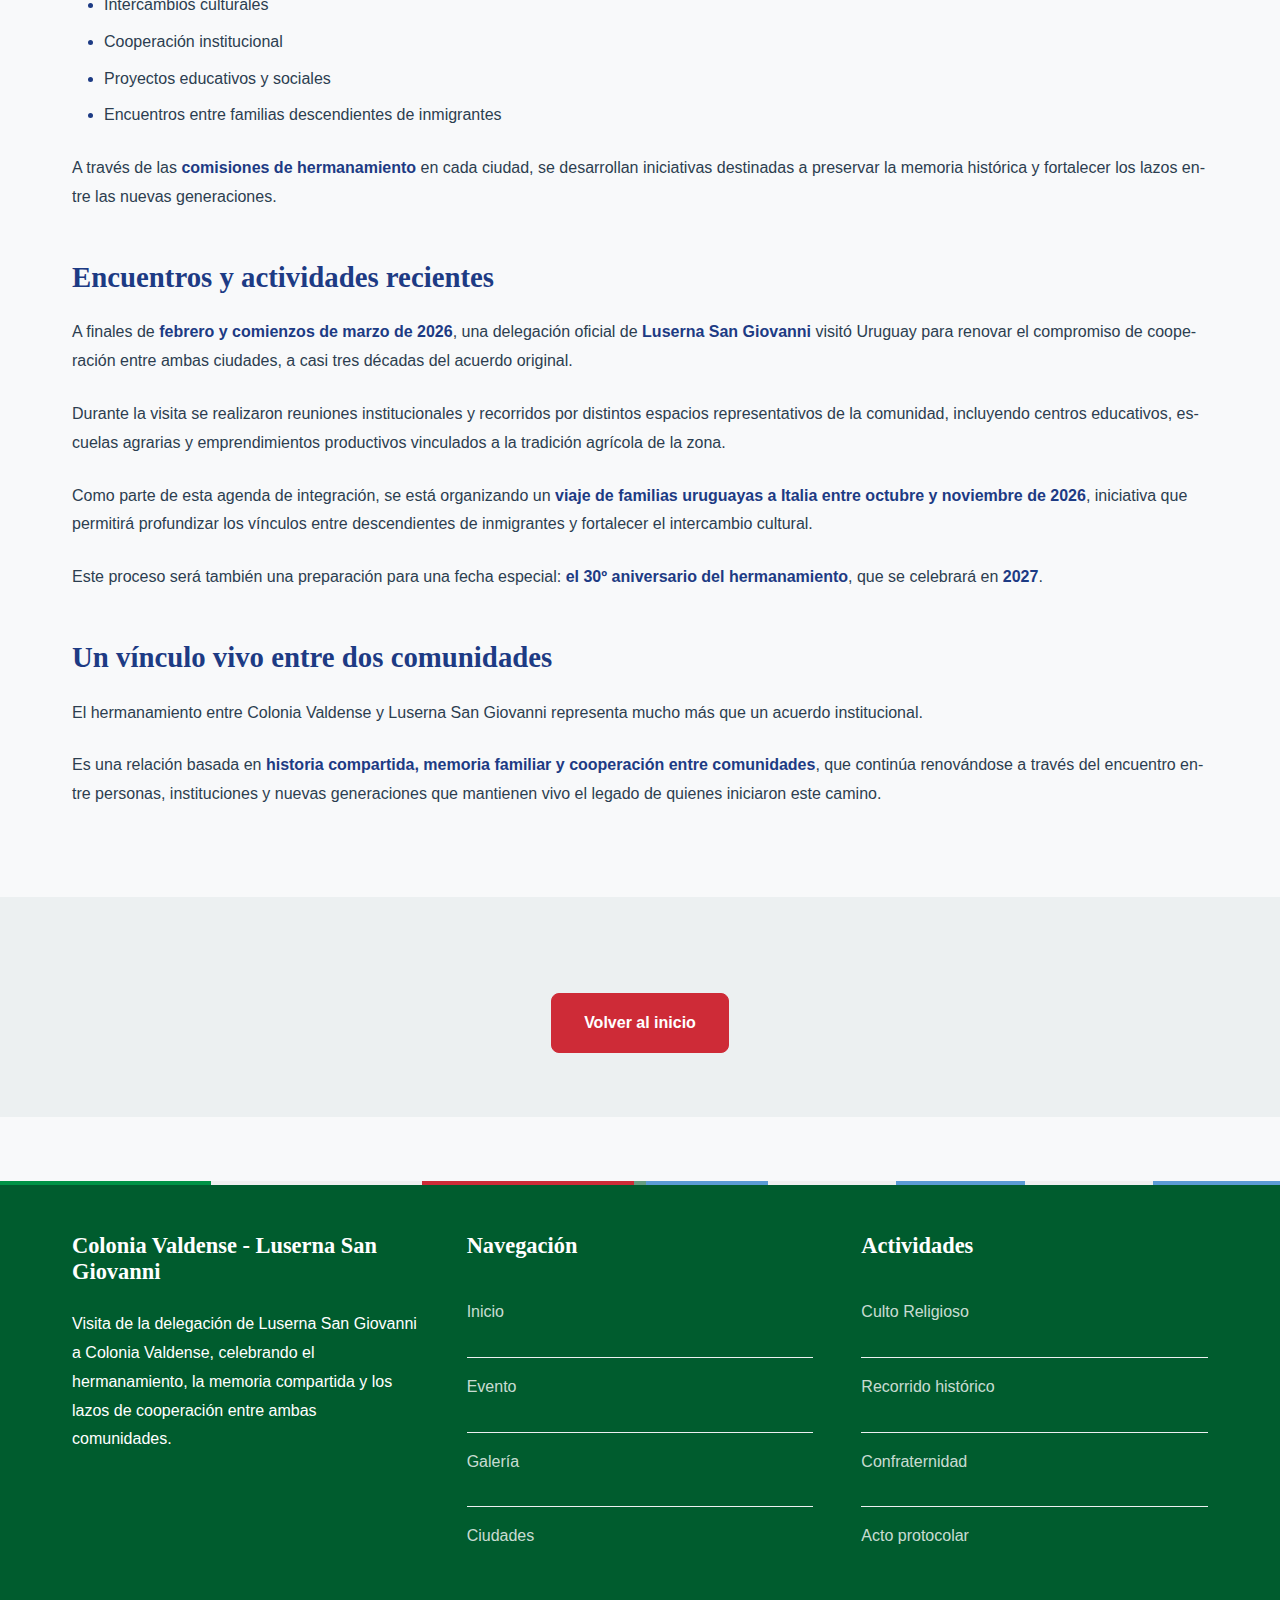
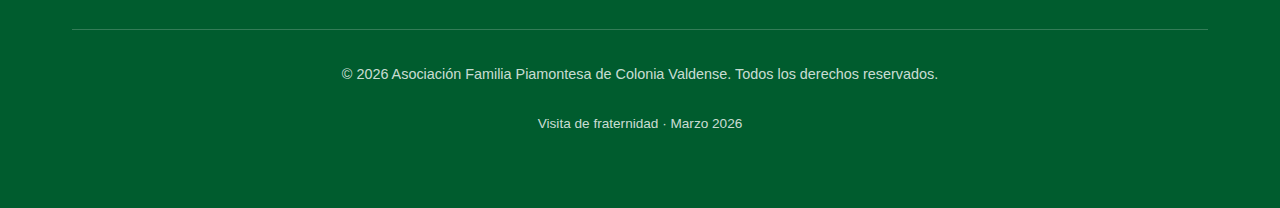
<file: docs/pages/ciudades.html>
<!DOCTYPE html>
<html lang="es">

<head>
  <meta charset="UTF-8">
  <meta name="viewport" content="width=device-width, initial-scale=1.0">
  <meta name="description" content="Información sobre Colonia Valdense y Luserna San Giovanni - Hermanamiento 2026">
  <meta name="theme-color" content="#1D3B84">

  <title>Ciudades hermanas - Hermanamiento 2026</title>

  <link rel="icon" type="image/svg+xml" href="../assets/images/icons/icon-72x72.svg">
  <link rel="manifest" href="../manifest.json">

  <link rel="stylesheet" href="../assets/styles/main.css">
  <link rel="stylesheet" href="../assets/styles/layout.css">
  <link rel="stylesheet" href="../assets/styles/typography.css">
  <link rel="stylesheet" href="../assets/styles/animations.css">
  <link rel="stylesheet" href="../assets/styles/responsive.css">

  <!-- Font Awesome Icons -->
  <link rel="stylesheet" href="https://cdnjs.cloudflare.com/ajax/libs/font-awesome/6.5.1/css/all.min.css" />
</head>

<body>
  <header>
    <nav class="navbar">
      <a href="../" class="logo">
        Hermanamiento<span>2026</span>
      </a>
      <button class="menu-toggle" aria-label="Toggle menu">☰</button>
      <ul class="nav-menu">
        <li><a href="../">Inicio</a></li>
        <li><a href="evento.html">Evento</a></li>
        <li><a href="culto.html">Culto</a></li>
        <li><a href="recorrido.html">Recorrido</a></li>
        <li><a href="fiesta.html">Confraternidad</a></li>
        <li><a href="protocolo.html">Protocolo</a></li>
        <li><a href="ciudades.html">Ciudades</a></li>
        <li><a href="galeria.html">Galería</a></li>
      </ul>
    </nav>
  </header>

  <main>
    <section class="hero" style="height: 50vh;">
      <div class="hero-bg" style="background: linear-gradient(135deg, #1D3B84 0%, #152B60 100%);"></div>
      <div class="hero-overlay"></div>
      <div class="hero-content">
        <h1>Ciudades hermanas</h1>
        <p>Colonia Valdense y Luserna San Giovanni: una conexión de casi 28 años</p>
      </div>
    </section>

    <section class="section">
      <div class="container">
        <div class="breadcrumb mb-4">
          <a href="../">Inicio</a>
          <span>/</span>
          <span>Ciudades hermanas</span>
        </div>

        <article>
          <h2>Colonia Valdense y Luserna San Giovanni</h2>
          <p class="text-lead">Un hermanamiento que une historia, cultura y comunidad</p>

          <p>
            Las ciudades de <strong>Colonia Valdense (Uruguay)</strong> y <strong>Luserna San Giovanni (Italia)</strong>
            mantienen un profundo vínculo histórico y cultural originado en la inmigración piamontesa del siglo XIX.
          </p>

          <p>
            Este lazo, construido a partir de la historia compartida de sus comunidades, fue formalizado
            institucionalmente mediante un <strong>acuerdo de ciudades hermanas firmado en noviembre de 1997</strong>,
            con el propósito de preservar y fortalecer una relación que trasciende fronteras y generaciones.
          </p>

          <h3>Origen histórico de la relación</h3>

          <p>
            La conexión entre ambas localidades nace del movimiento religioso de la <strong>Iglesia Valdense</strong> y
            de la diáspora de sus comunidades europeas.
          </p>

          <p>
            Luserna San Giovanni se encuentra a la entrada del <strong>Valle del Pellice</strong>, en la región del
            <strong>Piamonte italiano</strong>, territorio que durante siglos fue uno de los principales centros
            políticos, culturales y religiosos del pueblo valdense.
          </p>

          <p>
            Desde esta región montañosa, numerosas familias emigraron hacia América del Sur durante el siglo XIX en
            busca de libertad religiosa y nuevas oportunidades.
          </p>

          <p>
            En <strong>Uruguay</strong>, estos inmigrantes fundaron <strong>Colonia Valdense</strong>, donde lograron
            mantener vivas mucas de sus tradiciones:
          </p>

          <ul class="list-custom">
            <li>La cultura del trabajo agrícola</li>
            <li>La organización comunitaria</li>
            <li>Su fe protestante histórica</li>
            <li>Un fuerte sentido de identidad cultural</li>
          </ul>

          <p>
            Este legado continúa siendo hoy uno de los pilares de la identidad de la ciudad.
          </p>

          <h3>El acuerdo de ciudades hermanas</h3>

          <p>
            En <strong>noviembre de 1997</strong>, ambas localidades formalizaron su relación mediante un
            <strong>acuerdo oficial de hermanamiento</strong>.
          </p>

          <figure style="margin: var(--spacing-lg) 0; text-align: center;">
            <img src="../assets/images/ciudades/acta.jpg" alt="Acuerdo de Hermanamiento firmado en 1997"
              style="max-width: 100%; border-radius: var(--radius); box-shadow: var(--shadow-md);" loading="lazy" />
            <figcaption style="font-size: 0.9rem; color: var(--text-muted); margin-top: var(--spacing-sm);">
              Acuerdo de Hermanamiento y Amistad entre Luserna-San Giovanni (Italia) y Colonia Valdense (Uruguay),
              noviembre de 1997
            </figcaption>
          </figure>

          <p>
            El objetivo principal de este pacto es mantener un vínculo activo entre las comunidades de Italia y Uruguay,
            promoviendo:
          </p>

          <ul class="list-custom">
            <li>Intercambios culturales</li>
            <li>Cooperación institucional</li>
            <li>Proyectos educativos y sociales</li>
            <li>Encuentros entre familias descendientes de inmigrantes</li>
          </ul>

          <p>
            A través de las <strong>comisiones de hermanamiento</strong> en cada ciudad, se desarrollan iniciativas
            destinadas a preservar la memoria histórica y fortalecer los lazos entre las nuevas generaciones.
          </p>

          <h3>Encuentros y actividades recientes</h3>

          <p>
            A finales de <strong>febrero y comienzos de marzo de 2026</strong>, una delegación oficial de
            <strong>Luserna San Giovanni</strong> visitó Uruguay para renovar el compromiso de cooperación entre ambas
            ciudades, a casi tres décadas del acuerdo original.
          </p>

          <p>
            Durante la visita se realizaron reuniones institucionales y recorridos por distintos espacios
            representativos de la comunidad, incluyendo centros educativos, escuelas agrarias y emprendimientos
            productivos vinculados a la tradición agrícola de la zona.
          </p>

          <p>
            Como parte de esta agenda de integración, se está organizando un <strong>viaje de familias uruguayas a
              Italia entre octubre y noviembre de 2026</strong>, iniciativa que permitirá profundizar los vínculos entre
            descendientes de inmigrantes y fortalecer el intercambio cultural.
          </p>

          <p>
            Este proceso será también una preparación para una fecha especial: <strong>el 30º aniversario del
              hermanamiento</strong>, que se celebrará en <strong>2027</strong>.
          </p>

          <h3>Un vínculo vivo entre dos comunidades</h3>

          <p>
            El hermanamiento entre Colonia Valdense y Luserna San Giovanni representa mucho más que un acuerdo
            institucional.
          </p>

          <p>
            Es una relación basada en <strong>historia compartida, memoria familiar y cooperación entre
              comunidades</strong>, que continúa renovándose a través del encuentro entre personas, instituciones y
            nuevas generaciones que mantienen vivo el legado de quienes iniciaron este camino.
          </p>
        </article>
      </div>
    </section>

    <section class="section bg-light">
      <div class="container text-center">
        <a href="../" class="btn btn-primary mt-4">Volver al inicio</a>
      </div>
    </section>
  </main>

  <!-- NAV TOGGLE SCRIPT -->
  <script>
    document
      .querySelector(".menu-toggle")
      .addEventListener("click", function () {
        document
          .querySelector(".nav-menu")
          .classList.toggle("is-open");
        this.setAttribute(
          "aria-expanded",
          document
            .querySelector(".nav-menu")
            .classList.contains("is-open"),
        );
      });
    document.querySelectorAll(".nav-menu a").forEach(function (link) {
      link.addEventListener("click", function () {
        document
          .querySelector(".nav-menu")
          .classList.remove("is-open");
      });
    });
  </script>

  <footer>
    <div class="container">
      <div class="footer-content">
        <div class="footer-section">
          <h4>Colonia Valdense - Luserna San Giovanni</h4>
          <p>Visita de la delegación de Luserna San Giovanni a Colonia Valdense, celebrando el hermanamiento, la memoria compartida y los lazos de cooperación entre ambas comunidades.</p>
        </div>
        <div class="footer-section">
          <h4>Navegación</h4>
          <ul class="list-clean">
            <li><a href="../">Inicio</a></li>
            <li><a href="evento.html">Evento</a></li>
            <li><a href="galeria.html">Galería</a></li>
            <li><a href="ciudades.html">Ciudades</a></li>
          </ul>
        </div>
        <div class="footer-section">
          <h4>Actividades</h4>
          <ul class="list-clean">
            <li><a href="culto.html">Culto Religioso</a></li>
            <li><a href="recorrido.html">Recorrido histórico</a></li>
            <li><a href="fiesta.html">Confraternidad</a></li>
            <li><a href="protocolo.html">Acto protocolar</a></li>
          </ul>
        </div>
      </div>
      <div class="footer-divider"></div>
      <div class="footer-bottom">
        <p>&copy; 2026 Asociación Familia Piamontesa de Colonia Valdense. Todos los derechos reservados.</p>
        <p style="margin-top: var(--spacing-sm); font-size: 0.85rem;">Visita de fraternidad · Marzo 2026</p>
      </div>
    </div>
  </footer>

  <script src="../scripts/app.js"></script>
  <script src="../register-sw.js"></script>
</body>

</html>
</file>
<file: docs/styles/main.css>
:root {
    --primary-color: #3b82f6;
    --secondary-color: #7c3aed;
    --accent-color: #10b981;
    --light-text: #f4f6fb;
    --dark-text: #1f2933;
    --bg-gradient: radial-gradient(circle at top, rgba(255, 255, 255, 0.2), transparent 50%),
        linear-gradient(180deg, #080c1c 0%, #0d172c 55%, #111b2b 100%);
}

* {
    margin: 0;
    padding: 0;
    box-sizing: border-box;
}

body {
    font-family: 'Inter', 'Segoe UI', system-ui, -apple-system, sans-serif;
    background: #020617;
    color: var(--dark-text);
    min-height: 100vh;
}

.container {
    max-width: 1100px;
    margin: 0 auto;
    padding: 0 24px;
}

header.hero {
    background: radial-gradient(circle at top right, rgba(59, 130, 246, 0.25), transparent 40%),
        linear-gradient(135deg, rgba(59, 130, 246, 0.9), rgba(124, 58, 237, 0.9));
    color: var(--light-text);
    padding: 120px 0;
    text-align: center;
    position: relative;
    overflow: hidden;
}

.hero::after {
    content: '';
    position: absolute;
    inset: 10% 5% auto;
    height: 280px;
    border-radius: 180px;
    background: rgba(255, 255, 255, 0.08);
    filter: blur(40px);
    z-index: 0;
}

.hero .container>* {
    position: relative;
    z-index: 1;
}

.hero h1 {
    font-size: clamp(2.8rem, 5vw, 3.8rem);
    letter-spacing: 0.04em;
    margin-bottom: 16px;
}

.hero-subtitle {
    font-size: 1.2rem;
    color: rgba(244, 246, 251, 0.9);
    margin-bottom: 24px;
}

.eyebrow {
    letter-spacing: 0.3em;
    font-size: 0.8rem;
    text-transform: uppercase;
    margin-bottom: 16px;
}

.hero-actions {
    display: flex;
    justify-content: center;
    gap: 16px;
    flex-wrap: wrap;
}

.btn-primary,
.btn-ghost {
    padding: 14px 28px;
    border-radius: 999px;
    font-weight: 600;
    text-decoration: none;
    transition: transform 0.2s ease, box-shadow 0.2s ease;
}

.btn-primary {
    background: #ffffff;
    color: #0f172a;
    box-shadow: 0 15px 35px rgba(15, 23, 42, 0.25);
}

.btn-ghost {
    border: 1px solid rgba(255, 255, 255, 0.6);
    color: var(--light-text);
}

.btn-primary:hover,
.btn-ghost:hover {
    transform: translateY(-3px);
}

.main-content {
    padding: 48px 0 120px;
    display: flex;
    flex-direction: column;
    gap: 48px;
}

.section {
    padding: 80px 0;
}

.section h2 {
    font-size: clamp(2rem, 3vw, 2.6rem);
    color: #0f172a;
    margin-bottom: 18px;
}

.section-header p {
    max-width: 760px;
    margin-bottom: 32px;
    color: #475569;
    line-height: 1.65;
}

.section--grid {
    display: grid;
    grid-template-columns: repeat(auto-fit, minmax(320px, 1fr));
    gap: 32px;
    align-items: center;
}

.comparison-card {
    background: #0f172a;
    border-radius: 20px;
    padding: 32px;
    color: var(--light-text);
    display: grid;
    gap: 20px;
    box-shadow: 0 20px 60px rgba(15, 23, 42, 0.25);
}

.comparison-card h3 {
    font-size: 1.25rem;
    margin-bottom: 8px;
    text-transform: uppercase;
    letter-spacing: 0.06em;
}

.grid-col {
    display: grid;
    grid-template-columns: repeat(auto-fit, minmax(260px, 1fr));
    gap: 24px;
}

.card {
    padding: 26px;
    border-radius: 20px;
    background: #ffffff;
    box-shadow: 0 15px 40px rgba(15, 23, 42, 0.1);
    border: 1px solid rgba(15, 23, 42, 0.05);
}

.card h3 {
    margin-bottom: 12px;
    color: #0f172a;
}

.timeline {
    display: grid;
    gap: 24px;
}

.timeline-item {
    background: #ffffff;
    padding: 26px;
    border-radius: 18px;
    border: 1px solid rgba(14, 165, 233, 0.4);
    box-shadow: 0 10px 25px rgba(15, 23, 42, 0.15);
}

.timeline-date {
    font-weight: 700;
    color: var(--secondary-color);
    letter-spacing: 0.4em;
    font-size: 0.8rem;
}

.section:not(.section--outcomes):not(.process) {
    background: rgba(255, 255, 255, 0.95);
    border-radius: 32px;
    box-shadow: 0 30px 60px rgba(15, 23, 42, 0.12);
    padding: 80px;
}

.section-notice {
    background: rgba(255, 255, 255, 0.92);
}

.section--outcomes {
    background: linear-gradient(145deg, #0f172a 0%, #111a2b 60%, #1d263a 100%);
    color: var(--light-text);
    border-radius: 32px;
    padding: 80px;
    box-shadow: 0 40px 70px rgba(15, 23, 42, 0.4);
    margin-top: 40px;
}

.section--outcomes h2 {
    color: #f8fafc;
}

.outcome-grid {
    display: grid;
    grid-template-columns: repeat(auto-fit, minmax(220px, 1fr));
    gap: 20px;
}

.outcome-card {
    padding: 28px;
    border-radius: 18px;
    background: rgba(255, 255, 255, 0.05);
    border: 1px solid rgba(255, 255, 255, 0.15);
    min-height: 180px;
}

.outcome-card h3 {
    margin-bottom: 12px;
    color: var(--secondary-color);
}

.process {
    background: #f8fafc;
}

.process-steps {
    display: grid;
    grid-template-columns: repeat(auto-fit, minmax(220px, 1fr));
    gap: 24px;
    margin-top: 20px;
}

.process-steps>div {
    background: #ffffff;
    padding: 24px;
    border-radius: 16px;
    border-left: 4px solid var(--secondary-color);
    box-shadow: 0 12px 30px rgba(15, 23, 42, 0.08);
}

.process-steps span {
    font-weight: 700;
    color: #0f172a;
    font-size: 1.6rem;
}

.cta {
    padding: 100px 0;
}

.cta-panel {
    background: linear-gradient(135deg, rgba(59, 130, 246, 0.9), rgba(14, 165, 233, 0.9));
    color: #fff;
    padding: 48px;
    border-radius: 28px;
    text-align: center;
    box-shadow: 0 30px 60px rgba(15, 23, 42, 0.25);
}

.cta-panel h2 {
    margin-bottom: 16px;
}

.cta-panel p {
    margin-bottom: 28px;
}

footer {
    padding: 40px 0;
    text-align: center;
    color: #94a3b8;
}

@media (max-width: 768px) {
    .hero-actions {
        flex-direction: column;
    }

    .section-header p {
        font-size: 0.95rem;
    }

    .section:not(.section--outcomes):not(.process) {
        padding: 60px;
    }
}
</file>
<file: assets/styles/main.css>
/* ================================================
   HERMANAMIENTO PWA - MAIN STYLES
   Colonia Valdense & Luserna San Giovanni
   ================================================ */

:root {
  /* Color Palette - Balanced 60/30/10 for institutional UI */
  /* Primary (CTA / Emphasis) */
  --primary: #CE2B37;
  /* Rojo Carmín */
  --primary-hover: #A01F27;
  /* Rojo Carmín oscuro (hover) */

  /* Secondary (Structure) */
  --secondary: #1D3B84;
  /* Azul Profundo */
  --secondary-hover: #152B60;
  /* Azul profundo oscuro */

  /* Accents (Interactive support) */
  --accent: #008C45;
  /* Verde Institucional */
  --accent-dark: #006B34;
  /* Verde oscuro — para texto sobre fondo claro (contraste 7:1) */
  --accent-hover: #006B34;
  /* Verde oscuro (hover) */

  /* Neutrals */
  --bg: #F8F9FA;
  /* Blanco Nieve */
  --bg-card: #FFFFFF;
  /* Blanco Puro */
  --text: #2C3E50;
  /* Gris Pizarra */
  --text-muted: #64748b;
  /* Texto secundario */
  --light: #ECF0F1;
  /* Gris claro */
  --border: #DDD;
  /* Bordes */
  --white: #FFFFFF;
  /* Blanco Puro */

  /* Shadows (neutral) */
  --shadow-sm: 0 1px 3px rgba(15, 23, 42, 0.08);
  --shadow-md: 0 4px 6px -1px rgba(15, 23, 42, 0.1);
  --shadow: var(--shadow-sm);
  --shadow-lg: var(--shadow-md);

  /* Typography */
  --font-heading: 'Playfair Display', Georgia, serif;
  --font-body: 'Inter', -apple-system, BlinkMacSystemFont, 'Segoe UI', Roboto, sans-serif;
  --font-mono: 'Courier New', monospace;

  /* Font Sizes */
  --fs-h1: 3.5rem;
  --fs-h2: 2.5rem;
  --fs-h3: 1.8rem;
  --fs-h4: 1.4rem;
  --fs-body: 1rem;
  --fs-small: 0.875rem;

  /* Spacing */
  --spacing-xs: 0.5rem;
  --spacing-sm: 1rem;
  --spacing-md: 1.5rem;
  --spacing-lg: 2rem;
  --spacing-xl: 3rem;
  --spacing-xxl: 4rem;

  /* Border Radius */
  --radius: 8px;
  --radius-lg: 12px;
  --radius-full: 50%;

  /* Transitions */
  --transition: all 0.3s cubic-bezier(0.4, 0, 0.2, 1);
  --transition-fast: all 0.15s ease;
  --transition-slow: all 0.5s ease;

  /* Z-index */
  --z-nav: 1000;
  --z-overlay: 999;
  --z-modal: 1100;
}

/* ================================================
   RESET & BASICS
   ================================================ */

* {
  margin: 0;
  padding: 0;
  box-sizing: border-box;
}

html {
  scroll-behavior: smooth;
  -webkit-font-smoothing: antialiased;
  -moz-osx-font-smoothing: grayscale;
}

body {
  font-family: var(--font-body);
  font-size: var(--fs-body);
  line-height: 1.6;
  color: var(--text);
  background-color: var(--bg);
  transition: var(--transition);
}

/* ================================================
   TYPOGRAPHY
   ================================================ */

h1,
h2,
h3,
h4,
h5,
h6 {
  font-family: var(--font-heading);
  font-weight: 700;
  line-height: 1.2;
  margin-bottom: var(--spacing-md);
  color: var(--secondary);
}

h1 {
  font-size: var(--fs-h1);
  font-weight: 900;
}

h2 {
  font-size: var(--fs-h2);
}

h3 {
  font-size: var(--fs-h3);
}

h4 {
  font-size: var(--fs-h4);
}

p {
  margin-bottom: var(--spacing-md);
  line-height: 1.8;
}

a {
  color: var(--secondary);
  text-decoration: none;
  transition: var(--transition-fast);
}

a:hover {
  color: var(--primary);
  text-decoration: underline;
}

strong {
  color: var(--secondary);
  font-weight: 600;
}

small {
  font-size: var(--fs-small);
  color: var(--text-muted);
}

/* Lists */
ul.list-custom,
ol.list-custom {
  margin: var(--spacing-md) 0;
  padding-left: var(--spacing-lg);
}

ul.list-custom li,
ol.list-custom li {
  margin-bottom: 0.5rem;
  line-height: 1.8;
}

ul.list-custom li::marker {
  color: var(--secondary);
  font-weight: 600;
}

/* ================================================
   LINKS & BUTTONS
   ================================================ */

.btn {
  display: inline-flex;
  align-items: center;
  justify-content: center;
  gap: var(--spacing-xs);
  padding: var(--spacing-sm) var(--spacing-lg);
  font-size: var(--fs-body);
  font-weight: 600;
  border: 2px solid transparent;
  border-radius: var(--radius);
  cursor: pointer;
  transition: var(--transition-fast);
  text-decoration: none;
  white-space: nowrap;
  /* Garantiza que border-color de clases modificadoras no sea pisado */
  border-style: solid;
  border-width: 1.5px;
}

.btn:hover {
  transform: translateY(-2px);
  box-shadow: var(--shadow-md);
}

.btn:active {
  transform: translateY(0);
}

.btn-primary {
  background-color: var(--primary);
  color: var(--white);
  border-color: var(--primary);
}

.btn-primary:hover {
  background-color: var(--primary-hover);
  border-color: var(--primary-hover);
}

.btn-secondary {
  background-color: var(--secondary);
  color: var(--white);
  border-color: var(--secondary);
}

.btn-secondary:hover {
  background-color: var(--secondary-hover);
  border-color: var(--secondary-hover);
}

.btn-outline {
  background-color: transparent;
  color: var(--primary);
  border-color: var(--primary);
}

.btn-outline:hover {
  background-color: var(--primary);
  color: var(--white);
}

.btn-lg {
  padding: var(--spacing-md) var(--spacing-xl);
  font-size: 1.1rem;
}

.btn-sm {
  padding: var(--spacing-xs) var(--spacing-md);
  font-size: 0.9rem;
}

/* ================================================
   ICONS — FONT AWESOME
   ================================================ */

.icon-display {
  font-size: 2rem;
  margin-bottom: var(--spacing-sm);
  color: var(--secondary);
}

.icon-display i {
  display: inline-block;
  width: 2rem;
  height: 2rem;
  line-height: 2rem;
  text-align: center;
}

.gallery-overlay-icon {
  font-size: 1.8rem;
  color: var(--white);
  opacity: 0.9;
  transition: var(--transition-fast);
  display: flex;
  align-items: center;
  justify-content: center;
  width: 100%;
  height: 100%;
}

.footer-info-icon {
  font-size: 1.3rem;
  color: var(--primary);
  margin-right: var(--spacing-sm);
  display: inline-flex;
  align-items: center;
  justify-content: center;
  width: 1.8rem;
  height: 1.8rem;
}

/* ================================================
   CONTAINERS & LAYOUT
   ================================================ */

.container {
  width: 100%;
  max-width: 1200px;
  margin: 0 auto;
  padding: 0 var(--spacing-lg);
}

.section {
  padding: var(--spacing-xxl) 0;
}

.section-title {
  text-align: center;
  margin-bottom: var(--spacing-xl);
}

.section-title h2 {
  font-size: var(--fs-h2);
  margin-bottom: var(--spacing-md);
}

.section-title p {
  font-size: 1.1rem;
  color: var(--text-muted);
  max-width: 600px;
  margin: 0 auto;
}

/* ================================================
   IMAGES & MEDIA
   ================================================ */

img {
  max-width: 100%;
  height: auto;
  display: block;
}

img[loading="lazy"] {
  background: linear-gradient(90deg, #f0f0f0 25%, #e0e0e0 50%, #f0f0f0 75%);
  background-size: 200% 100%;
  animation: loading 1.5s infinite;
}

@keyframes loading {
  0% {
    background-position: 200% 0;
  }

  100% {
    background-position: -200% 0;
  }
}

/* ================================================
   FORMS
   ================================================ */

input,
textarea,
select {
  width: 100%;
  padding: var(--spacing-sm);
  font-size: var(--fs-body);
  border: 1px solid var(--border);
  border-radius: var(--radius);
  font-family: var(--font-body);
  transition: var(--transition-fast);
}

input:focus,
textarea:focus,
select:focus {
  outline: none;
  border-color: var(--primary);
  box-shadow: 0 0 0 3px rgba(206, 43, 55, 0.08);
}

textarea {
  resize: vertical;
  min-height: 120px;
}

label {
  display: block;
  margin-bottom: var(--spacing-xs);
  font-weight: 600;
  color: var(--primary);
}

.form-group {
  margin-bottom: var(--spacing-lg);
}

/* ================================================
   CARDS & BOXES
   ================================================ */

.card {
  background: var(--white);
  border-radius: var(--radius-lg);
  padding: var(--spacing-lg);
  box-shadow: 0 2px 8px var(--shadow);
  transition: var(--transition);
}

.card:hover {
  box-shadow: 0 8px 24px var(--shadow-lg);
  transform: translateY(-4px);
}

.card-header {
  margin-bottom: var(--spacing-md);
  padding-bottom: var(--spacing-md);
  border-bottom: 2px solid var(--light);
}

.card-body {
  margin-bottom: var(--spacing-md);
}

.card-footer {
  padding-top: var(--spacing-md);
  border-top: 1px solid var(--light);
}

/* ================================================
   ACTIVITY CARDS — HERMANAMIENTO
   Franja bicolor Italia / Uruguay en base de imagen
   ================================================ */

.activity-card {
  display: flex;
  flex-direction: column;
  height: 100%;
  background: var(--white);
  border-radius: var(--radius-lg);
  overflow: hidden;
  box-shadow: 0 2px 8px rgba(15, 23, 42, 0.07);
  border: 0.5px solid var(--border);
  transition: var(--transition);
}

.activity-card:hover {
  box-shadow: 0 8px 28px rgba(15, 23, 42, 0.13);
  transform: translateY(-6px);
}

/* Wrapper que contiene imagen + franja */
.activity-card-image-wrap {
  position: relative;
  width: 100%;
  height: 220px;
  overflow: hidden;
  flex-shrink: 0;
}

.activity-card-image {
  width: 100%;
  height: 100%;
  object-fit: cover;
  display: block;
  transition: var(--transition);
}

.activity-card:hover .activity-card-image {
  transform: scale(1.06);
}

/* ── Franja partida: Italia izq · Uruguay der ── */
.activity-card-flag-stripe {
  position: absolute;
  bottom: 0;
  left: 0;
  right: 0;
  height: 5px;
  display: flex;
  z-index: 2;
}

/* Mitad Italia */
.flag-stripe-it {
  display: flex;
  flex: 1;
}

.flag-stripe-it span:nth-child(1) {
  flex: 1;
  background: #009246;
}

.flag-stripe-it span:nth-child(2) {
  flex: 1;
  background: #f0f0f0;
}

.flag-stripe-it span:nth-child(3) {
  flex: 1;
  background: #ce2b37;
}

/* Separador central */
.flag-stripe-sep {
  width: 1.5px;
  background: rgba(255, 255, 255, 0.75);
  flex-shrink: 0;
}

/* Mitad Uruguay (franjas celeste / blanco) */
.flag-stripe-uy {
  display: flex;
  flex: 1;
}

.flag-stripe-uy span:nth-child(1) {
  flex: 1;
  background: #5B9BD5;
}

.flag-stripe-uy span:nth-child(2) {
  flex: 1;
  background: #f0f0f0;
}

.flag-stripe-uy span:nth-child(3) {
  flex: 1;
  background: #5B9BD5;
}

.flag-stripe-uy span:nth-child(4) {
  flex: 1;
  background: #f0f0f0;
}

.flag-stripe-uy span:nth-child(5) {
  flex: 1;
  background: #5B9BD5;
}

/* ── Cuerpo de la tarjeta ── */
.activity-card-content {
  padding: var(--spacing-md) var(--spacing-lg) var(--spacing-lg);
  display: flex;
  flex-direction: column;
  flex-grow: 1;
  background: var(--white);
}

/* Eyebrow de categoría */
.activity-card-category {
  font-size: 0.7rem;
  font-weight: 600;
  letter-spacing: 0.08em;
  text-transform: uppercase;
  color: var(--text-muted);
  margin-bottom: var(--spacing-xs);
  display: flex;
  align-items: center;
  gap: 6px;
}

.activity-card h3 {
  font-size: 1.15rem;
  color: var(--secondary);
  /* azul profundo — contraste 9:1 sobre blanco */
  margin-top: 0;
  margin-bottom: var(--spacing-xs);
}

.activity-card p {
  font-size: 0.925rem;
  color: #374151;
  /* gris carbón oscuro — contraste 11:1 sobre blanco */
  line-height: 1.65;
  flex-grow: 1;
  margin-bottom: var(--spacing-md);
}

.activity-card .btn-outline {
  align-self: flex-start;
  font-size: 0.875rem;
  padding: 7px 18px;
  border-radius: 20px;
  /* Siempre visible: fondo azul tenue, texto azul oscuro */
  color: var(--secondary);
  border: 1.5px solid var(--secondary);
  background: rgba(29, 59, 132, 0.07);
  text-decoration: none;
}

.activity-card .btn-outline:hover {
  background: var(--secondary);
  color: var(--white);
  border-color: var(--secondary);
  transform: translateY(-1px);
}

/* ================================================
   GRID SYSTEM
   ================================================ */

.grid {
  display: grid;
  gap: var(--spacing-lg);
}

.grid-2 {
  grid-template-columns: repeat(2, 1fr);
}

.grid-3 {
  grid-template-columns: repeat(3, 1fr);
}

.grid-4 {
  grid-template-columns: repeat(4, 1fr);
}

/* ================================================
   UTILITIES
   ================================================ */

.text-center {
  text-align: center;
}

.text-muted {
  color: #999;
}

.mb-0 {
  margin-bottom: 0;
}

.mb-1 {
  margin-bottom: var(--spacing-xs);
}

.mb-2 {
  margin-bottom: var(--spacing-sm);
}

.mb-3 {
  margin-bottom: var(--spacing-md);
}

.mb-4 {
  margin-bottom: var(--spacing-lg);
}

.mb-5 {
  margin-bottom: var(--spacing-xl);
}

.mt-0 {
  margin-top: 0;
}

.mt-1 {
  margin-top: var(--spacing-xs);
}

.mt-2 {
  margin-top: var(--spacing-sm);
}

.mt-3 {
  margin-top: var(--spacing-md);
}

.mt-4 {
  margin-top: var(--spacing-lg);
}

.mt-5 {
  margin-top: var(--spacing-xl);
}

.py-0 {
  padding-top: 0;
  padding-bottom: 0;
}

.py-1 {
  padding-top: var(--spacing-xs);
  padding-bottom: var(--spacing-xs);
}

.py-2 {
  padding-top: var(--spacing-sm);
  padding-bottom: var(--spacing-sm);
}

.py-3 {
  padding-top: var(--spacing-md);
  padding-bottom: var(--spacing-md);
}

.py-4 {
  padding-top: var(--spacing-lg);
  padding-bottom: var(--spacing-lg);
}

.px-0 {
  padding-left: 0;
  padding-right: 0;
}

.px-1 {
  padding-left: var(--spacing-xs);
  padding-right: var(--spacing-xs);
}

.px-2 {
  padding-left: var(--spacing-sm);
  padding-right: var(--spacing-sm);
}

.px-3 {
  padding-left: var(--spacing-md);
  padding-right: var(--spacing-md);
}

.px-4 {
  padding-left: var(--spacing-lg);
  padding-right: var(--spacing-lg);
}

.w-100 {
  width: 100%;
}

.h-100 {
  height: 100%;
}

.bg-light {
  background-color: var(--light);
}

.bg-primary {
  background-color: var(--primary);
}

.bg-secondary {
  background-color: var(--secondary);
}

.text-primary {
  color: var(--primary);
}

.text-secondary {
  color: var(--secondary);
}

.text-accent {
  color: var(--accent);
}

.text-white {
  color: var(--white);
}

.border-top {
  border-top: 1px solid var(--border);
}

.border-bottom {
  border-bottom: 1px solid var(--border);
}

.hidden {
  display: none !important;
}

.visually-hidden {
  position: absolute;
  width: 1px;
  height: 1px;
  padding: 0;
  margin: -1px;
  overflow: hidden;
  clip: rect(0, 0, 0, 0);
  white-space: nowrap;
  border-width: 0;
}
</file>
<file: assets/styles/layout.css>
/* ================================================
   LAYOUT & NAVIGATION STYLES
   ================================================ */

/* NAV & HEADER */
header {
  background-color: #007A3D;
  /* Verde Italia oscurecido para contraste de links */
  position: sticky;
  top: 0;
  z-index: var(--z-nav);
  box-shadow: 0 2px 8px rgba(0, 80, 40, 0.25);
}

.navbar {
  display: flex;
  align-items: center;
  justify-content: space-between;
  padding: var(--spacing-md) var(--spacing-lg);
  width: 100%;
}

.logo {
  font-family: var(--font-heading);
  font-size: 1.5rem;
  font-weight: 900;
  color: var(--white);
  text-decoration: none;
  display: flex;
  align-items: center;
  gap: var(--spacing-sm);
}

.logo span {
  color: var(--primary);
}

.nav-menu {
  display: flex;
  list-style: none;
  gap: 0.5rem;
  align-items: center;
}

.nav-menu a {
  color: rgba(255, 255, 255, 0.82);
  font-weight: 500;
  font-size: 0.75rem;
  padding: 4px 8px;
  border-radius: var(--radius);
  transition: var(--transition-fast);
  position: relative;
  text-decoration: none;
}

.nav-menu a:hover,
.nav-menu a.active {
  color: var(--white);
  background: rgba(255, 255, 255, 0.12);
  text-decoration: none;
}

/* Ítem Contacto como CTA rojo */
.nav-menu li:last-child a {
  background: var(--primary);
  color: var(--white);
  padding: 4px 10px;
  border-radius: 20px;
  font-weight: 600;
}

.nav-menu li:last-child a:hover {
  background: var(--primary-hover);
}

.menu-toggle {
  display: none;
  background: none;
  border: none;
  font-size: 1.5rem;
  cursor: pointer;
  color: var(--white);
}

/* HERO SECTION */
.hero {
  position: relative;
  height: 100vh;
  min-height: 600px;
  display: flex;
  align-items: center;
  justify-content: center;
  text-align: center;
  color: var(--white);
  background: var(--secondary);
  /* fallback azul si la imagen no carga */
  overflow: hidden;
}

.hero-bg {
  position: absolute;
  top: 0;
  left: 0;
  width: 100%;
  height: 100%;
  background-size: cover;
  background-position: center 20%;
  z-index: 1;
  animation: zoomIn 20s ease infinite;
}

@keyframes zoomIn {

  0%,
  100% {
    transform: scale(1);
  }

  50% {
    transform: scale(1.05);
  }
}

.hero-overlay {
  position: absolute;
  top: 0;
  left: 0;
  width: 100%;
  height: 100%;
  background: linear-gradient(to top, rgba(29, 59, 132, 0.8), rgba(29, 59, 132, 0.1), transparent);
  z-index: 2;
}

.hero-content {
  position: relative;
  z-index: 3;
  max-width: 800px;
  padding: var(--spacing-lg);
  margin-bottom: var(--spacing-xxl);
  animation: slideUp 0.8s ease-out;
}

@keyframes slideUp {
  from {
    opacity: 0;
    transform: translateY(30px);
  }

  to {
    opacity: 1;
    transform: translateY(0);
  }
}

.hero h1 {
  color: var(--white);
  font-size: var(--fs-h1);
  margin-bottom: var(--spacing-md);
  text-shadow: 0 6px 16px rgba(15, 23, 42, 0.45);
}

.hero p {
  color: var(--white);
  font-size: 1.3rem;
  margin-bottom: var(--spacing-lg);
  opacity: 0.95;
  text-shadow: 0 6px 16px rgba(15, 23, 42, 0.35);
}

/* CARDS GRID */
.cards-grid {
  display: grid;
  grid-template-columns: repeat(auto-fit, minmax(280px, 1fr));
  gap: var(--spacing-lg);
  margin: var(--spacing-xl) 0;
}

/* Activity card styles → ver main.css (.activity-card-*) */

/* TIMELINE */
.timeline {
  position: relative;
  padding: var(--spacing-xl) 0;
}

.timeline::before {
  content: '';
  position: absolute;
  left: 50%;
  transform: translateX(-50%);
  width: 3px;
  height: 100%;
  background: linear-gradient(to bottom, var(--secondary), var(--accent));
}

.timeline-items {
  display: grid;
  gap: var(--spacing-xl);
}

.timeline-item {
  position: relative;
  display: grid;
  grid-template-columns: 1fr 1fr;
  gap: var(--spacing-lg);
  margin: var(--spacing-lg) 0;
}

.timeline-item:nth-child(odd) .timeline-content {
  grid-column: 1;
}

.timeline-item:nth-child(even) .timeline-content {
  grid-column: 2;
}

.timeline-marker {
  position: absolute;
  left: 50%;
  top: 0;
  width: 20px;
  height: 20px;
  background: var(--secondary);
  border: 3px solid var(--white);
  border-radius: 50%;
  transform: translateX(-50%);
  z-index: 10;
  box-shadow: 0 0 0 3px var(--secondary);
}

.timeline-content {
  background: var(--white);
  padding: var(--spacing-lg);
  border-radius: var(--radius);
  box-shadow: 0 2px 8px var(--shadow);
}

.timeline-content h4 {
  color: var(--secondary);
  margin-top: 0;
}

/* TWO-COLUMN LAYOUT */
.two-col {
  display: grid;
  grid-template-columns: 1fr 1fr;
  gap: var(--spacing-xl);
  align-items: start;
}

.two-col-content {
  display: flex;
  flex-direction: column;
  justify-content: center;
}

.two-col-image {
  position: relative;
  overflow: hidden;
  border-radius: var(--radius-lg);
}

.two-col-image img {
  width: 100%;
  height: auto;
  display: block;
  transition: var(--transition);
}

.two-col-image:hover img {
  transform: scale(1.05);
}

/* GALLERY GRID */
.gallery-grid {
  display: grid;
  grid-template-columns: repeat(4, 1fr);
  gap: var(--spacing-md);
  margin: var(--spacing-xl) 0;
}

.gallery-item {
  position: relative;
  overflow: hidden;
  border-radius: var(--radius);
  aspect-ratio: 1;
  cursor: pointer;
  transition: var(--transition);
}

.gallery-item img {
  width: 100%;
  height: 100%;
  object-fit: cover;
  transition: var(--transition);
}

.gallery-item:hover img {
  transform: scale(1.1);
}

.gallery-overlay {
  position: absolute;
  top: 0;
  left: 0;
  width: 100%;
  height: 100%;
  background-color: rgba(29, 59, 132, 0.55);
  display: flex;
  align-items: center;
  justify-content: center;
  opacity: 0;
  transition: var(--transition);
}

.gallery-item:hover .gallery-overlay {
  opacity: 1;
}

.gallery-overlay-icon {
  color: var(--white);
  font-size: 2.5rem;
}

/* PAGINATION */
.pagination {
  display: flex;
  justify-content: center;
  align-items: center;
  gap: var(--spacing-sm);
  margin: var(--spacing-xl) 0;
}

.pagination button,
.pagination a {
  padding: 8px 12px;
  border: 1px solid var(--border);
  background: var(--white);
  color: var(--text);
  border-radius: var(--radius);
  cursor: pointer;
  transition: var(--transition-fast);
}

.pagination button:hover,
.pagination a:hover {
  background: var(--secondary);
  color: var(--white);
  border-color: var(--secondary);
}

.pagination button.active {
  background: var(--secondary);
  color: var(--white);
  border-color: var(--secondary);
}

/* FOOTER */
footer {
  background-color: #005C2E;
  /* Verde Italia más oscuro para que los textos blancos tengan contraste 8:1 */
  color: var(--white);
  padding: var(--spacing-xl) 0;
  margin-top: var(--spacing-xxl);
  border-top: 4px solid transparent;
  /* Franja Italia / Uruguay simbólica en el borde superior del footer */
  border-image: linear-gradient(to right,
      #009246 0%, #009246 16.5%,
      #f0f0f0 16.5%, #f0f0f0 33%,
      #ce2b37 33%, #ce2b37 49.5%,
      rgba(255, 255, 255, 0.4) 49.5%, rgba(255, 255, 255, 0.4) 50.5%,
      #5B9BD5 50.5%, #5B9BD5 60%,
      #f0f0f0 60%, #f0f0f0 70%,
      #5B9BD5 70%, #5B9BD5 80%,
      #f0f0f0 80%, #f0f0f0 90%,
      #5B9BD5 90%, #5B9BD5 100%) 1;
}

.footer-content {
  display: grid;
  grid-template-columns: repeat(auto-fit, minmax(250px, 1fr));
  gap: var(--spacing-xl);
  margin-bottom: var(--spacing-xl);
}

.footer-section h4 {
  color: var(--white);
  margin-bottom: var(--spacing-md);
}

.footer-section a {
  color: rgba(255, 255, 255, 0.8);
  display: block;
  margin-bottom: var(--spacing-sm);
}

.footer-section a:hover {
  color: var(--white);
  text-decoration: underline;
  text-decoration-color: rgba(255, 255, 255, 0.5);
}

.footer-info {
  display: flex;
  gap: var(--spacing-md);
  margin-bottom: var(--spacing-sm);
  align-items: flex-start;
}

.footer-info-icon {
  color: rgba(255, 255, 255, 0.75);
  margin-top: 2px;
  min-width: 20px;
}

.footer-divider {
  border-top: 1px solid rgba(255, 255, 255, 0.2);
  padding-top: var(--spacing-lg);
}

.footer-bottom {
  text-align: center;
  color: rgba(255, 255, 255, 0.8);
  font-size: 0.9rem;
}

/* BREADCRUMB */
.breadcrumb {
  display: flex;
  flex-wrap: wrap;
  gap: var(--spacing-sm);
  margin-bottom: var(--spacing-lg);
  font-size: 0.9rem;
}

.breadcrumb a {
  color: var(--primary);
}

.breadcrumb a:hover {
  text-decoration: underline;
}

.breadcrumb span {
  color: var(--text);
}
</file>
<file: assets/styles/typography.css>
/* ================================================
   TYPOGRAPHY ADVANCED STYLES
   ================================================ */

@import url('https://fonts.googleapis.com/css2?family=Playfair+Display:wght@600;700;900&family=Inter:wght@400;500;600;700&display=swap');

/* Font Face Fallbacks */
@font-face {
  font-family: 'Playfair Display Fallback';
  src: local('Georgia'), local('Garamond'), serif;
  size-adjust: 105%;
}

/* Article/Content Styling */
article {
  line-height: 1.9;
}

article h1,
article h2,
article h3 {
  margin-top: var(--spacing-xl);
  margin-bottom: var(--spacing-md);
}

article h1:first-child {
  margin-top: 0;
}

article p {
  margin-bottom: var(--spacing-md);
  hyphens: auto;
}

article blockquote {
  border-left: 4px solid var(--secondary);
  padding-left: var(--spacing-lg);
  margin: var(--spacing-lg) 0;
  font-style: italic;
  color: var(--text-muted);
  font-size: 1.1rem;
}

article ul,
article ol {
  margin-bottom: var(--spacing-md);
  padding-left: var(--spacing-lg);
}

article li {
  margin-bottom: var(--spacing-sm);
}

article code {
  background: var(--light);
  padding: 2px 6px;
  border-radius: 3px;
  font-family: var(--font-mono);
  font-size: 0.9em;
  color: var(--accent);
}

article pre {
  background: var(--light);
  padding: var(--spacing-md);
  border-radius: var(--radius);
  overflow-x: auto;
  margin-bottom: var(--spacing-md);
}

/* Emphasis Styles */
em {
  font-style: italic;
  /* color heredado del contexto — evita conflicto con textos en fondos oscuros */
}

strong {
  font-weight: 700;
  color: var(--secondary);  /* azul profundo — consistente con main.css */
}

mark {
  background-color: rgba(232, 165, 55, 0.2);
  padding: 2px 4px;
  border-radius: 3px;
}

/* Text Utilities */
.text-lead {
  font-size: 1.3rem;
  line-height: 1.8;
  color: var(--text-muted);
  margin-bottom: var(--spacing-lg);
}

.text-section-intro {
  font-size: 1.1rem;
  color: var(--text-muted);
  line-height: 1.9;
  margin-bottom: var(--spacing-lg);
}

.text-subtle {
  color: #999;
  font-size: 0.95rem;
}

.text-highlight {
  color: var(--secondary);
  font-weight: 600;
}

.text-gradient {
  background: linear-gradient(135deg, var(--primary) 0%, var(--secondary) 100%);
  -webkit-background-clip: text;
  -webkit-text-fill-color: transparent;
  background-clip: text;
}

/* Heading Variations */
.heading-large {
  font-size: clamp(2rem, 5vw, 3.5rem);
  font-weight: 900;
  line-height: 1.1;
}

.heading-medium {
  font-size: clamp(1.5rem, 4vw, 2.5rem);
  font-weight: 700;
}

.heading-small {
  font-size: clamp(1rem, 3vw, 1.8rem);
  font-weight: 600;
}

/* Subtitle Styles */
.subtitle {
  font-size: 1.2rem;
  color: var(--text-muted);
  font-weight: 500;
  margin-bottom: var(--spacing-lg);
}

.tagline {
  font-size: 0.95rem;
  text-transform: uppercase;
  letter-spacing: 2px;
  color: var(--secondary);
  font-weight: 600;
}

/* Caption Styles */
.caption {
  font-size: 0.85rem;
  color: #888;
  margin-top: var(--spacing-sm);
  font-style: italic;
}

/* Paragraph Variants */
.para-large {
  font-size: 1.2rem;
  line-height: 1.8;
}

.para-small {
  font-size: 0.9rem;
  line-height: 1.6;
}

/* Link Styles */
.link-underline {
  text-decoration: underline;
  text-decoration-color: var(--secondary);
  text-decoration-thickness: 2px;
  text-underline-offset: 4px;
}

.link-underline:hover {
  text-decoration-color: var(--accent);
}

.link-plain {
  color: inherit;
  text-decoration: none;
}

.link-plain:hover {
  text-decoration: underline;
}

/* Badge/Tag Styles */
.badge {
  display: inline-block;
  padding: 4px 12px;
  background-color: var(--light);
  color: var(--primary);
  border-radius: 20px;
  font-size: 0.85rem;
  font-weight: 600;
  margin-right: var(--spacing-sm);
  margin-bottom: var(--spacing-sm);
}

.badge-primary {
  background-color: var(--primary);
  color: var(--white);
}

.badge-secondary {
  background-color: var(--secondary);
  color: var(--white);
}

.badge-accent {
  background-color: var(--accent);
  color: var(--white);
}

/* List Styles */
.list-clean {
  list-style: none;
  padding: 0;
}

.list-clean li {
  padding: var(--spacing-sm) 0;
  border-bottom: 1px solid var(--light);
}

.list-clean li:last-child {
  border-bottom: none;
}

.list-icons li {
  display: flex;
  gap: var(--spacing-md);
  align-items: flex-start;
  margin-bottom: var(--spacing-md);
}

.list-icons li::before {
  content: '✓';
  color: var(--secondary);
  font-weight: bold;
  margin-top: 2px;
}

/* Definition List */
dt {
  font-weight: 700;
  color: var(--primary);
  margin-top: var(--spacing-md);
  margin-bottom: var(--spacing-xs);
}

dd {
  margin-left: var(--spacing-lg);
  margin-bottom: var(--spacing-md);
  color: #666;
}

/* Abbreviation */
abbr {
  border-bottom: 1px dotted var(--secondary);
  cursor: help;
  text-decoration: none;
}

/* Keyboard & Variables */
kbd {
  background: var(--text);
  color: var(--white);
  padding: 3px 6px;
  border-radius: 3px;
  font-family: var(--font-mono);
  font-size: 0.85em;
  box-shadow: 0 2px 4px rgba(0, 0, 0, 0.2);
}

var {
  font-family: var(--font-mono);
  color: var(--accent);
}

/* Superscript & Subscript */
sup, sub {
  font-size: 0.8em;
}

sup {
  vertical-align: super;
}

sub {
  vertical-align: sub;
}

/* Delete & Insert */
del {
  color: #999;
  text-decoration: line-through;
}

ins {
  background-color: rgba(232, 165, 55, 0.2);
  text-decoration: none;
  padding: 0 2px;
}

/* Horizontal Rule */
hr {
  border: none;
  height: 2px;
  background: linear-gradient(90deg, transparent, var(--secondary), transparent);
  margin: var(--spacing-xl) 0;
}

/* Divider */
.divider {
  height: 3px;
  background: linear-gradient(90deg, var(--secondary), var(--accent));
  margin: var(--spacing-lg) 0;
  border-radius: 2px;
}

/* Truncate Text */
.truncate {
  overflow: hidden;
  text-overflow: ellipsis;
  white-space: nowrap;
}

.line-clamp-2 {
  display: -webkit-box;
  -webkit-line-clamp: 2;
  -webkit-box-orient: vertical;
  overflow: hidden;
}

.line-clamp-3 {
  display: -webkit-box;
  -webkit-line-clamp: 3;
  -webkit-box-orient: vertical;
  overflow: hidden;
}

/* Text Shadows */
.text-shadow {
  text-shadow: 2px 2px 4px rgba(0, 0, 0, 0.1);
}

.text-shadow-lg {
  text-shadow: 2px 2px 8px rgba(0, 0, 0, 0.2);
}

/* Text Transform */
.uppercase {
  text-transform: uppercase;
}

.lowercase {
  text-transform: lowercase;
}

.capitalize {
  text-transform: capitalize;
}

.text-nowrap {
  white-space: nowrap;
}

.word-break {
  word-break: break-word;
  overflow-wrap: break-word;
}
</file>
<file: assets/styles/animations.css>
/* ================================================
   ANIMATIONS & TRANSITIONS
   ================================================ */

/* Fade Animations */
@keyframes fadeIn {
  from {
    opacity: 0;
  }
  to {
    opacity: 1;
  }
}

@keyframes fadeOut {
  from {
    opacity: 1;
  }
  to {
    opacity: 0;
  }
}

.fade-in {
  animation: fadeIn 0.5s ease-out;
}

.fade-out {
  animation: fadeOut 0.5s ease-out;
}

/* Slide Animations */
@keyframes slideInLeft {
  from {
    opacity: 0;
    transform: translateX(-30px);
  }
  to {
    opacity: 1;
    transform: translateX(0);
  }
}

@keyframes slideInRight {
  from {
    opacity: 0;
    transform: translateX(30px);
  }
  to {
    opacity: 1;
    transform: translateX(0);
  }
}

@keyframes slideInUp {
  from {
    opacity: 0;
    transform: translateY(30px);
  }
  to {
    opacity: 1;
    transform: translateY(0);
  }
}

@keyframes slideInDown {
  from {
    opacity: 0;
    transform: translateY(-30px);
  }
  to {
    opacity: 1;
    transform: translateY(0);
  }
}

.slide-in-left {
  animation: slideInLeft 0.5s ease-out;
}

.slide-in-right {
  animation: slideInRight 0.5s ease-out;
}

.slide-in-up {
  animation: slideInUp 0.5s ease-out;
}

.slide-in-down {
  animation: slideInDown 0.5s ease-out;
}

/* Zoom Animations */
@keyframes zoomIn {
  from {
    opacity: 0;
    transform: scale(0.95);
  }
  to {
    opacity: 1;
    transform: scale(1);
  }
}

@keyframes zoomOut {
  from {
    opacity: 1;
    transform: scale(1);
  }
  to {
    opacity: 0;
    transform: scale(0.95);
  }
}

.zoom-in {
  animation: zoomIn 0.5s ease-out;
}

.zoom-out {
  animation: zoomOut 0.5s ease-out;
}

/* Bounce Animations */
@keyframes bounce {
  0%, 100% {
    transform: translateY(0);
  }
  50% {
    transform: translateY(-10px);
  }
}

@keyframes bounceIn {
  0% {
    opacity: 0;
    transform: scale(0.3);
  }
  50% {
    opacity: 1;
    transform: scale(1.05);
  }
  70% {
    transform: scale(0.9);
  }
  100% {
    transform: scale(1);
  }
}

.bounce {
  animation: bounce 1s infinite;
}

.bounce-in {
  animation: bounceIn 0.6s ease-out;
}

/* Pulse Animations */
@keyframes pulse {
  0%, 100% {
    opacity: 1;
  }
  50% {
    opacity: 0.5;
  }
}

@keyframes pulseScale {
  0%, 100% {
    transform: scale(1);
    opacity: 1;
  }
  50% {
    transform: scale(1.05);
    opacity: 0.8;
  }
}

.pulse {
  animation: pulse 2s ease-in-out infinite;
}

.pulse-scale {
  animation: pulseScale 2s ease-in-out infinite;
}

/* Flip Animations */
@keyframes flipIn {
  from {
    opacity: 0;
    transform: perspective(400px) rotateY(90deg);
  }
  to {
    opacity: 1;
    transform: perspective(400px) rotateY(0deg);
  }
}

@keyframes flip {
  0%, 100% {
    transform: perspective(400px) rotateY(0deg);
  }
  50% {
    transform: perspective(400px) rotateY(180deg);
  }
}

.flip-in {
  animation: flipIn 0.6s ease-out;
}

.flip {
  animation: flip 3s infinite;
}

/* Rotate Animations */
@keyframes rotate {
  from {
    transform: rotate(0deg);
  }
  to {
    transform: rotate(360deg);
  }
}

@keyframes rotateInClockwise {
  from {
    opacity: 0;
    transform: rotate(-45deg);
  }
  to {
    opacity: 1;
    transform: rotate(0deg);
  }
}

.rotate {
  animation: rotate 2s linear infinite;
}

.rotate-in {
  animation: rotateInClockwise 0.5s ease-out;
}

/* Shake Animations */
@keyframes shake {
  0%, 100% {
    transform: translateX(0);
  }
  10%, 30%, 50%, 70%, 90% {
    transform: translateX(-5px);
  }
  20%, 40%, 60%, 80% {
    transform: translateX(5px);
  }
}

.shake {
  animation: shake 0.5s ease-in-out;
}

/* Glow Animations */
@keyframes glow {
  0%, 100% {
    box-shadow: 0 0 10px rgba(232, 165, 55, 0.5);
  }
  50% {
    box-shadow: 0 0 20px rgba(232, 165, 55, 0.8);
  }
}

@keyframes glowText {
  0%, 100% {
    text-shadow: 0 0 10px rgba(232, 165, 55, 0.5);
  }
  50% {
    text-shadow: 0 0 20px rgba(232, 165, 55, 0.8);
  }
}

.glow {
  animation: glow 2s ease-in-out infinite;
}

.glow-text {
  animation: glowText 2s ease-in-out infinite;
}

/* Slide & Fade Combinations */
@keyframes slideUpFade {
  from {
    opacity: 0;
    transform: translateY(20px);
  }
  to {
    opacity: 1;
    transform: translateY(0);
  }
}

@keyframes slideLeftFade {
  from {
    opacity: 0;
    transform: translateX(-20px);
  }
  to {
    opacity: 1;
    transform: translateX(0);
  }
}

.slide-up-fade {
  animation: slideUpFade 0.6s ease-out;
}

.slide-left-fade {
  animation: slideLeftFade 0.6s ease-out;
}

/* Stagger Animation (for lists) */
.stagger-container > * {
  animation: slideUpFade 0.6s ease-out backwards;
}

.stagger-container > :nth-child(1) { animation-delay: 0.1s; }
.stagger-container > :nth-child(2) { animation-delay: 0.2s; }
.stagger-container > :nth-child(3) { animation-delay: 0.3s; }
.stagger-container > :nth-child(4) { animation-delay: 0.4s; }
.stagger-container > :nth-child(5) { animation-delay: 0.5s; }
.stagger-container > :nth-child(6) { animation-delay: 0.6s; }
.stagger-container > :nth-child(7) { animation-delay: 0.7s; }
.stagger-container > :nth-child(8) { animation-delay: 0.8s; }
.stagger-container > :nth-child(n+9) { animation-delay: 0.9s; }

/* Marquee Animation */
@keyframes marquee {
  0% {
    transform: translateX(0);
  }
  100% {
    transform: translateX(-100%);
  }
}

.marquee {
  overflow: hidden;
  white-space: nowrap;
}

.marquee-content {
  display: inline-block;
  padding-right: 50px;
  animation: marquee 20s linear infinite;
}

/* Gradient Animation */
@keyframes gradientShift {
  0% {
    background-position: 0% 50%;
  }
  50% {
    background-position: 100% 50%;
  }
  100% {
    background-position: 0% 50%;
  }
}

.gradient-animated {
  background-size: 200% 200%;
  animation: gradientShift 3s ease infinite;
}

/* Underline Animation */
@keyframes underlineGrow {
  from {
    width: 0;
  }
  to {
    width: 100%;
  }
}

.underline-animated {
  position: relative;
  padding-bottom: 5px;
}

.underline-animated::after {
  content: '';
  position: absolute;
  bottom: 0;
  left: 0;
  width: 0;
  height: 2px;
  background-color: var(--secondary);
  animation: underlineGrow 0.6s ease-out forwards;
}

/* Number Counter Animation */
@keyframes countUp {
  from {
    counter-increment: counter 0;
  }
  to {
    counter-increment: counter var(--target);
  }
}

/* Typing Animation */
@keyframes typing {
  from {
    width: 0;
  }
  to {
    width: 100%;
  }
}

@keyframes blink {
  0%, 49%, 100% {
    border-right-color: transparent;
  }
  50%, 99% {
    border-right-color: var(--secondary);
  }
}

.typing {
  overflow: hidden;
  border-right: 3px solid var(--secondary);
  white-space: nowrap;
  animation: typing 3.5s steps(40, end), blink 0.75s step-end infinite;
}

/* Smooth Transitions */
.smooth-transition {
  transition: var(--transition);
}

.smooth-transition-fast {
  transition: var(--transition-fast);
}

.smooth-transition-slow {
  transition: var(--transition-slow);
}

/* Hover Effects */
.hover-lift:hover {
  transform: translateY(-5px);
  box-shadow: 0 8px 16px var(--shadow-lg);
}

.hover-glow:hover {
  box-shadow: 0 0 20px rgba(232, 165, 55, 0.4);
}

.hover-scale:hover {
  transform: scale(1.05);
}

.hover-rotate:hover {
  transform: rotate(5deg);
}

.hover-darken:hover {
  filter: brightness(0.9);
}

.hover-brighten:hover {
  filter: brightness(1.1);
}

/* Loading Animation */
@keyframes spin {
  to {
    transform: rotate(360deg);
  }
}

.spinner {
  border: 3px solid var(--light);
  border-top-color: var(--secondary);
  border-radius: 50%;
  width: 40px;
  height: 40px;
  animation: spin 0.8s linear infinite;
}

.spinner-lg {
  width: 60px;
  height: 60px;
  border-width: 4px;
}

/* Skeleton Loader */
@keyframes skeleton-loading {
  0% {
    background-color: hsl(200, 20%, 80%);
  }
  100% {
    background-color: hsl(200, 20%, 95%);
  }
}

.skeleton {
  animation: skeleton-loading 1s linear infinite alternate;
  border-radius: var(--radius);
}

/* .parallax — background-attachment: fixed no funciona en iOS Safari.
   Para efecto parallax usar transform en JS o el zoomIn del hero en layout.css */
.parallax {
  background-position: center;
  background-repeat: no-repeat;
  background-size: cover;
}

/* Smooth Scroll */
html {
  scroll-behavior: smooth;
}

.smooth-scroll {
  scroll-behavior: smooth;
}

/* ================================================
   ACCESIBILIDAD — Respeta preferencia del sistema
   Desactiva todas las animaciones y transiciones
   cuando el usuario tiene activado "Reducir movimiento"
   ================================================ */
@media (prefers-reduced-motion: reduce) {
  *,
  *::before,
  *::after {
    animation-duration: 0.01ms !important;
    animation-iteration-count: 1 !important;
    transition-duration: 0.01ms !important;
    scroll-behavior: auto !important;
  }

  .stagger-container > * {
    animation: none !important;
    opacity: 1 !important;
    transform: none !important;
  }
}
</file>
<file: assets/styles/responsive.css>
/* ================================================
   RESPONSIVE — HERMANAMIENTO 2026
   Breakpoints: 1200 · 1024 · 768 · 480
   ================================================ */

/* ================================================
   1200px — Contenedor máximo
   ================================================ */
@media (max-width: 1200px) {
  .container {
    padding: 0 var(--spacing-md);
  }

  .gallery-grid {
    grid-template-columns: repeat(4, 1fr);
  }
}

/* ================================================
   Utilidades de visibilidad por breakpoint
   ================================================ */
/* Oculto en desktop, visible en mobile/tablet */
.hide-desktop { display: none; }
/* Visible en desktop, oculto en mobile/tablet */
.show-desktop { display: inline-flex; }

@media (max-width: 1024px) {
  .hide-desktop { display: inline-flex; }
  .show-desktop { display: none; }
}

/* ================================================
   1024px — Tablet landscape / Nav colapsa
   ================================================ */
@media (max-width: 1024px) {

  /* NAV: hamburger antes de que los 9 links desborden */
  .nav-menu {
    display: none;
    flex-direction: column;
    position: absolute;
    top: 100%;
    left: 0;
    right: 0;
    background: var(--secondary);
    padding: var(--spacing-sm) var(--spacing-lg);
    gap: 2px;
    box-shadow: 0 8px 24px rgba(15, 23, 42, 0.2);
    z-index: var(--z-nav);
  }

  .nav-menu.is-open {
    display: flex;
  }

  .nav-menu a {
    font-size: 0.95rem;
    padding: 10px 12px;
    border-radius: var(--radius);
    display: block;
  }

  /* Contacto CTA ocupa ancho completo en el drawer */
  .nav-menu li:last-child a {
    border-radius: var(--radius);
    text-align: center;
    margin-top: var(--spacing-xs);
  }

  .menu-toggle {
    display: block;
  }

  /* HERO */
  .hero h1 {
    font-size: 2.8rem;
  }

  .hero-content {
    margin-bottom: var(--spacing-lg);
  }

  /* TWO-COL: apila en vertical desde 1024px */
  .two-col {
    grid-template-columns: 1fr;
    gap: var(--spacing-lg);
  }

  .two-col-image {
    order: -1;
    /* imagen primero en móvil */
    max-height: 320px;
    overflow: hidden;
  }

  /* GALLERY: 3 columnas */
  .gallery-grid {
    grid-template-columns: repeat(3, 1fr);
  }

  /* GRIDS */
  .grid-4 {
    grid-template-columns: repeat(2, 1fr);
  }

  /* TIMELINE: lineal (una sola columna) */
  .timeline::before {
    left: 16px;
    transform: none;
  }

  .timeline-item {
    grid-template-columns: 1fr;
    padding-left: 44px;
  }

  .timeline-item:nth-child(odd) .timeline-content,
  .timeline-item:nth-child(even) .timeline-content {
    grid-column: 1;
  }

  .timeline-marker {
    left: 16px;
    transform: none;
  }
}

/* ================================================
   768px — Tablet portrait
   ================================================ */
@media (max-width: 768px) {

  /* TIPOGRAFÍA */
  :root {
    --fs-h1: 2.4rem;
    --fs-h2: 2rem;
    --fs-h3: 1.5rem;
    --fs-h4: 1.2rem;
  }

  /* ESPACIADO */
  .section {
    padding: var(--spacing-xl) 0;
    /* 3rem en vez de 4rem */
  }

  .section-title {
    margin-bottom: var(--spacing-lg);
  }

  /* NAV */
  .navbar {
    padding: var(--spacing-sm) var(--spacing-md);
  }

  .logo {
    font-size: 1.2rem;
  }

  /* HERO */
  .hero {
    min-height: 480px;
  }

  .hero h1 {
    font-size: 2rem;
  }

  .hero p {
    font-size: 1.1rem;
  }

  /* CARDS: 2 columnas en tablet */
  .cards-grid {
    grid-template-columns: repeat(2, 1fr);
    gap: var(--spacing-md);
  }

  /* GRIDS */
  .grid-2,
  .grid-3,
  .grid-4 {
    grid-template-columns: 1fr;
  }

  /* GALLERY: 2 columnas */
  .gallery-grid {
    grid-template-columns: repeat(2, 1fr);
  }

  /* FOOTER */
  .footer-content {
    grid-template-columns: repeat(2, 1fr);
    gap: var(--spacing-lg);
  }

  /* PAGINATION */
  .pagination {
    flex-wrap: wrap;
    gap: var(--spacing-xs);
  }
}

/* ================================================
   480px — Mobile
   ================================================ */
@media (max-width: 480px) {

  /* TIPOGRAFÍA mobile */
  :root {
    --fs-h1: 1.9rem;
    --fs-h2: 1.7rem;
    --fs-h3: 1.35rem;
    --fs-h4: 1.1rem;
  }

  /* ESPACIADO mobile */
  .section {
    padding: var(--spacing-lg) 0;
    /* 2rem */
  }

  .container {
    padding: 0 var(--spacing-sm);
  }

  /* HERO */
  .hero {
    min-height: 420px;
  }

  .hero-bg {
    background-position: center;
  }

  .hero h1 {
    font-size: var(--fs-h1);
    margin-bottom: var(--spacing-sm);
  }

  .hero p {
    font-size: 1rem;
    margin-bottom: var(--spacing-md);
  }

  .hero-content {
    padding: var(--spacing-md);
  }

  /* CARDS: 1 columna */
  .cards-grid {
    grid-template-columns: 1fr;
    gap: var(--spacing-md);
  }

  /* La imagen de la tarjeta se reduce un poco en mobile */
  .activity-card-image-wrap {
    height: 180px;
  }

  /* SECTION TITLE */
  .section-title h2 {
    font-size: var(--fs-h2);
  }

  .section-title p {
    font-size: 0.95rem;
  }

  /* BUTTONS */
  .btn-lg {
    padding: var(--spacing-sm) var(--spacing-lg);
    font-size: 1rem;
    width: 100%;
    justify-content: center;
  }

  /* GALLERY: 2 columnas compactas */
  .gallery-grid {
    grid-template-columns: repeat(2, 1fr);
    gap: var(--spacing-xs);
  }

  /* FOOTER */
  .footer-content {
    grid-template-columns: 1fr;
    gap: var(--spacing-lg);
  }

  /* CONTACT GRID */
  .grid-3 {
    grid-template-columns: 1fr;
  }

  /* BREADCRUMB */
  .breadcrumb {
    font-size: 0.8rem;
  }

  /* TIMELINE lineal con menos padding */
  .timeline-item {
    padding-left: 36px;
    margin: var(--spacing-md) 0;
  }
}

/* ================================================
   Menú toggle JS hook
   Añadir este script al final del <body>:

   document.querySelector('.menu-toggle').addEventListener('click', function() {
     document.querySelector('.nav-menu').classList.toggle('is-open');
   });
   ================================================ */
</file>
<file: docs/assets/styles/main.css>
/* ================================================
   HERMANAMIENTO PWA - MAIN STYLES
   Colonia Valdense & Luserna San Giovanni
   ================================================ */

:root {
  /* Color Palette - Balanced 60/30/10 for institutional UI */
  /* Primary (CTA / Emphasis) */
  --primary: #CE2B37;
  /* Rojo Carmín */
  --primary-hover: #A01F27;
  /* Rojo Carmín oscuro (hover) */

  /* Secondary (Structure) */
  --secondary: #1D3B84;
  /* Azul Profundo */
  --secondary-hover: #152B60;
  /* Azul profundo oscuro */

  /* Accents (Interactive support) */
  --accent: #008C45;
  /* Verde Institucional */
  --accent-dark: #006B34;
  /* Verde oscuro — para texto sobre fondo claro (contraste 7:1) */
  --accent-hover: #006B34;
  /* Verde oscuro (hover) */

  /* Neutrals */
  --bg: #F8F9FA;
  /* Blanco Nieve */
  --bg-card: #FFFFFF;
  /* Blanco Puro */
  --text: #2C3E50;
  /* Gris Pizarra */
  --text-muted: #64748b;
  /* Texto secundario */
  --light: #ECF0F1;
  /* Gris claro */
  --border: #DDD;
  /* Bordes */
  --white: #FFFFFF;
  /* Blanco Puro */

  /* Shadows (neutral) */
  --shadow-sm: 0 1px 3px rgba(15, 23, 42, 0.08);
  --shadow-md: 0 4px 6px -1px rgba(15, 23, 42, 0.1);
  --shadow: var(--shadow-sm);
  --shadow-lg: var(--shadow-md);

  /* Typography */
  --font-heading: 'Playfair Display', Georgia, serif;
  --font-body: 'Inter', -apple-system, BlinkMacSystemFont, 'Segoe UI', Roboto, sans-serif;
  --font-mono: 'Courier New', monospace;

  /* Font Sizes */
  --fs-h1: 3.5rem;
  --fs-h2: 2.5rem;
  --fs-h3: 1.8rem;
  --fs-h4: 1.4rem;
  --fs-body: 1rem;
  --fs-small: 0.875rem;

  /* Spacing */
  --spacing-xs: 0.5rem;
  --spacing-sm: 1rem;
  --spacing-md: 1.5rem;
  --spacing-lg: 2rem;
  --spacing-xl: 3rem;
  --spacing-xxl: 4rem;

  /* Border Radius */
  --radius: 8px;
  --radius-lg: 12px;
  --radius-full: 50%;

  /* Transitions */
  --transition: all 0.3s cubic-bezier(0.4, 0, 0.2, 1);
  --transition-fast: all 0.15s ease;
  --transition-slow: all 0.5s ease;

  /* Z-index */
  --z-nav: 1000;
  --z-overlay: 999;
  --z-modal: 1100;
}

/* ================================================
   RESET & BASICS
   ================================================ */

* {
  margin: 0;
  padding: 0;
  box-sizing: border-box;
}

html {
  scroll-behavior: smooth;
  -webkit-font-smoothing: antialiased;
  -moz-osx-font-smoothing: grayscale;
}

body {
  font-family: var(--font-body);
  font-size: var(--fs-body);
  line-height: 1.6;
  color: var(--text);
  background-color: var(--bg);
  transition: var(--transition);
}

/* ================================================
   TYPOGRAPHY
   ================================================ */

h1,
h2,
h3,
h4,
h5,
h6 {
  font-family: var(--font-heading);
  font-weight: 700;
  line-height: 1.2;
  margin-bottom: var(--spacing-md);
  color: var(--secondary);
}

h1 {
  font-size: var(--fs-h1);
  font-weight: 900;
}

h2 {
  font-size: var(--fs-h2);
}

h3 {
  font-size: var(--fs-h3);
}

h4 {
  font-size: var(--fs-h4);
}

p {
  margin-bottom: var(--spacing-md);
  line-height: 1.8;
}

a {
  color: var(--secondary);
  text-decoration: none;
  transition: var(--transition-fast);
}

a:hover {
  color: var(--primary);
  text-decoration: underline;
}

strong {
  color: var(--secondary);
  font-weight: 600;
}

small {
  font-size: var(--fs-small);
  color: var(--text-muted);
}

/* Lists */
ul.list-custom,
ol.list-custom {
  margin: var(--spacing-md) 0;
  padding-left: var(--spacing-lg);
}

ul.list-custom li,
ol.list-custom li {
  margin-bottom: 0.5rem;
  line-height: 1.8;
}

ul.list-custom li::marker {
  color: var(--secondary);
  font-weight: 600;
}

/* ================================================
   LINKS & BUTTONS
   ================================================ */

.btn {
  display: inline-flex;
  align-items: center;
  justify-content: center;
  gap: var(--spacing-xs);
  padding: var(--spacing-sm) var(--spacing-lg);
  font-size: var(--fs-body);
  font-weight: 600;
  border: 2px solid transparent;
  border-radius: var(--radius);
  cursor: pointer;
  transition: var(--transition-fast);
  text-decoration: none;
  white-space: nowrap;
  /* Garantiza que border-color de clases modificadoras no sea pisado */
  border-style: solid;
  border-width: 1.5px;
}

.btn:hover {
  transform: translateY(-2px);
  box-shadow: var(--shadow-md);
}

.btn:active {
  transform: translateY(0);
}

.btn-primary {
  background-color: var(--primary);
  color: var(--white);
  border-color: var(--primary);
}

.btn-primary:hover {
  background-color: var(--primary-hover);
  border-color: var(--primary-hover);
}

.btn-secondary {
  background-color: var(--secondary);
  color: var(--white);
  border-color: var(--secondary);
}

.btn-secondary:hover {
  background-color: var(--secondary-hover);
  border-color: var(--secondary-hover);
}

.btn-outline {
  background-color: transparent;
  color: var(--primary);
  border-color: var(--primary);
}

.btn-outline:hover {
  background-color: var(--primary);
  color: var(--white);
}

.btn-lg {
  padding: var(--spacing-md) var(--spacing-xl);
  font-size: 1.1rem;
}

.btn-sm {
  padding: var(--spacing-xs) var(--spacing-md);
  font-size: 0.9rem;
}

/* ================================================
   ICONS — FONT AWESOME
   ================================================ */

.icon-display {
  font-size: 2rem;
  margin-bottom: var(--spacing-sm);
  color: var(--secondary);
}

.icon-display i {
  display: inline-block;
  width: 2rem;
  height: 2rem;
  line-height: 2rem;
  text-align: center;
}

.gallery-overlay-icon {
  font-size: 1.8rem;
  color: var(--white);
  opacity: 0.9;
  transition: var(--transition-fast);
  display: flex;
  align-items: center;
  justify-content: center;
  width: 100%;
  height: 100%;
}

.footer-info-icon {
  font-size: 1.3rem;
  color: var(--primary);
  margin-right: var(--spacing-sm);
  display: inline-flex;
  align-items: center;
  justify-content: center;
  width: 1.8rem;
  height: 1.8rem;
}

/* ================================================
   CONTAINERS & LAYOUT
   ================================================ */

.container {
  width: 100%;
  max-width: 1200px;
  margin: 0 auto;
  padding: 0 var(--spacing-lg);
}

.section {
  padding: var(--spacing-xxl) 0;
}

.section-title {
  text-align: center;
  margin-bottom: var(--spacing-xl);
}

.section-title h2 {
  font-size: var(--fs-h2);
  margin-bottom: var(--spacing-md);
}

.section-title p {
  font-size: 1.1rem;
  color: var(--text-muted);
  max-width: 600px;
  margin: 0 auto;
}

/* ================================================
   IMAGES & MEDIA
   ================================================ */

img {
  max-width: 100%;
  height: auto;
  display: block;
}

img[loading="lazy"] {
  background: linear-gradient(90deg, #f0f0f0 25%, #e0e0e0 50%, #f0f0f0 75%);
  background-size: 200% 100%;
  animation: loading 1.5s infinite;
}

@keyframes loading {
  0% {
    background-position: 200% 0;
  }

  100% {
    background-position: -200% 0;
  }
}

/* ================================================
   FORMS
   ================================================ */

input,
textarea,
select {
  width: 100%;
  padding: var(--spacing-sm);
  font-size: var(--fs-body);
  border: 1px solid var(--border);
  border-radius: var(--radius);
  font-family: var(--font-body);
  transition: var(--transition-fast);
}

input:focus,
textarea:focus,
select:focus {
  outline: none;
  border-color: var(--primary);
  box-shadow: 0 0 0 3px rgba(206, 43, 55, 0.08);
}

textarea {
  resize: vertical;
  min-height: 120px;
}

label {
  display: block;
  margin-bottom: var(--spacing-xs);
  font-weight: 600;
  color: var(--primary);
}

.form-group {
  margin-bottom: var(--spacing-lg);
}

/* ================================================
   CARDS & BOXES
   ================================================ */

.card {
  background: var(--white);
  border-radius: var(--radius-lg);
  padding: var(--spacing-lg);
  box-shadow: 0 2px 8px var(--shadow);
  transition: var(--transition);
}

.card:hover {
  box-shadow: 0 8px 24px var(--shadow-lg);
  transform: translateY(-4px);
}

.card-header {
  margin-bottom: var(--spacing-md);
  padding-bottom: var(--spacing-md);
  border-bottom: 2px solid var(--light);
}

.card-body {
  margin-bottom: var(--spacing-md);
}

.card-footer {
  padding-top: var(--spacing-md);
  border-top: 1px solid var(--light);
}

/* ================================================
   ACTIVITY CARDS — HERMANAMIENTO
   Franja bicolor Italia / Uruguay en base de imagen
   ================================================ */

.activity-card {
  display: flex;
  flex-direction: column;
  height: 100%;
  background: var(--white);
  border-radius: var(--radius-lg);
  overflow: hidden;
  box-shadow: 0 2px 8px rgba(15, 23, 42, 0.07);
  border: 0.5px solid var(--border);
  transition: var(--transition);
}

.activity-card:hover {
  box-shadow: 0 8px 28px rgba(15, 23, 42, 0.13);
  transform: translateY(-6px);
}

/* Wrapper que contiene imagen + franja */
.activity-card-image-wrap {
  position: relative;
  width: 100%;
  height: 220px;
  overflow: hidden;
  flex-shrink: 0;
}

.activity-card-image {
  width: 100%;
  height: 100%;
  object-fit: cover;
  display: block;
  transition: var(--transition);
}

.activity-card:hover .activity-card-image {
  transform: scale(1.06);
}

/* ── Franja partida: Italia izq · Uruguay der ── */
.activity-card-flag-stripe {
  position: absolute;
  bottom: 0;
  left: 0;
  right: 0;
  height: 5px;
  display: flex;
  z-index: 2;
}

/* Mitad Italia */
.flag-stripe-it {
  display: flex;
  flex: 1;
}

.flag-stripe-it span:nth-child(1) {
  flex: 1;
  background: #009246;
}

.flag-stripe-it span:nth-child(2) {
  flex: 1;
  background: #f0f0f0;
}

.flag-stripe-it span:nth-child(3) {
  flex: 1;
  background: #ce2b37;
}

/* Separador central */
.flag-stripe-sep {
  width: 1.5px;
  background: rgba(255, 255, 255, 0.75);
  flex-shrink: 0;
}

/* Mitad Uruguay (franjas celeste / blanco) */
.flag-stripe-uy {
  display: flex;
  flex: 1;
}

.flag-stripe-uy span:nth-child(1) {
  flex: 1;
  background: #5B9BD5;
}

.flag-stripe-uy span:nth-child(2) {
  flex: 1;
  background: #f0f0f0;
}

.flag-stripe-uy span:nth-child(3) {
  flex: 1;
  background: #5B9BD5;
}

.flag-stripe-uy span:nth-child(4) {
  flex: 1;
  background: #f0f0f0;
}

.flag-stripe-uy span:nth-child(5) {
  flex: 1;
  background: #5B9BD5;
}

/* ── Cuerpo de la tarjeta ── */
.activity-card-content {
  padding: var(--spacing-md) var(--spacing-lg) var(--spacing-lg);
  display: flex;
  flex-direction: column;
  flex-grow: 1;
  background: var(--white);
}

/* Eyebrow de categoría */
.activity-card-category {
  font-size: 0.7rem;
  font-weight: 600;
  letter-spacing: 0.08em;
  text-transform: uppercase;
  color: var(--text-muted);
  margin-bottom: var(--spacing-xs);
  display: flex;
  align-items: center;
  gap: 6px;
}

.activity-card h3 {
  font-size: 1.15rem;
  color: var(--secondary);
  /* azul profundo — contraste 9:1 sobre blanco */
  margin-top: 0;
  margin-bottom: var(--spacing-xs);
}

.activity-card p {
  font-size: 0.925rem;
  color: #374151;
  /* gris carbón oscuro — contraste 11:1 sobre blanco */
  line-height: 1.65;
  flex-grow: 1;
  margin-bottom: var(--spacing-md);
}

.activity-card .btn-outline {
  align-self: flex-start;
  font-size: 0.875rem;
  padding: 7px 18px;
  border-radius: 20px;
  /* Siempre visible: fondo azul tenue, texto azul oscuro */
  color: var(--secondary);
  border: 1.5px solid var(--secondary);
  background: rgba(29, 59, 132, 0.07);
  text-decoration: none;
}

.activity-card .btn-outline:hover {
  background: var(--secondary);
  color: var(--white);
  border-color: var(--secondary);
  transform: translateY(-1px);
}

/* ================================================
   GRID SYSTEM
   ================================================ */

.grid {
  display: grid;
  gap: var(--spacing-lg);
}

.grid-2 {
  grid-template-columns: repeat(2, 1fr);
}

.grid-3 {
  grid-template-columns: repeat(3, 1fr);
}

.grid-4 {
  grid-template-columns: repeat(4, 1fr);
}

/* ================================================
   UTILITIES
   ================================================ */

.text-center {
  text-align: center;
}

.text-muted {
  color: #999;
}

.mb-0 {
  margin-bottom: 0;
}

.mb-1 {
  margin-bottom: var(--spacing-xs);
}

.mb-2 {
  margin-bottom: var(--spacing-sm);
}

.mb-3 {
  margin-bottom: var(--spacing-md);
}

.mb-4 {
  margin-bottom: var(--spacing-lg);
}

.mb-5 {
  margin-bottom: var(--spacing-xl);
}

.mt-0 {
  margin-top: 0;
}

.mt-1 {
  margin-top: var(--spacing-xs);
}

.mt-2 {
  margin-top: var(--spacing-sm);
}

.mt-3 {
  margin-top: var(--spacing-md);
}

.mt-4 {
  margin-top: var(--spacing-lg);
}

.mt-5 {
  margin-top: var(--spacing-xl);
}

.py-0 {
  padding-top: 0;
  padding-bottom: 0;
}

.py-1 {
  padding-top: var(--spacing-xs);
  padding-bottom: var(--spacing-xs);
}

.py-2 {
  padding-top: var(--spacing-sm);
  padding-bottom: var(--spacing-sm);
}

.py-3 {
  padding-top: var(--spacing-md);
  padding-bottom: var(--spacing-md);
}

.py-4 {
  padding-top: var(--spacing-lg);
  padding-bottom: var(--spacing-lg);
}

.px-0 {
  padding-left: 0;
  padding-right: 0;
}

.px-1 {
  padding-left: var(--spacing-xs);
  padding-right: var(--spacing-xs);
}

.px-2 {
  padding-left: var(--spacing-sm);
  padding-right: var(--spacing-sm);
}

.px-3 {
  padding-left: var(--spacing-md);
  padding-right: var(--spacing-md);
}

.px-4 {
  padding-left: var(--spacing-lg);
  padding-right: var(--spacing-lg);
}

.w-100 {
  width: 100%;
}

.h-100 {
  height: 100%;
}

.bg-light {
  background-color: var(--light);
}

.bg-primary {
  background-color: var(--primary);
}

.bg-secondary {
  background-color: var(--secondary);
}

.text-primary {
  color: var(--primary);
}

.text-secondary {
  color: var(--secondary);
}

.text-accent {
  color: var(--accent);
}

.text-white {
  color: var(--white);
}

.border-top {
  border-top: 1px solid var(--border);
}

.border-bottom {
  border-bottom: 1px solid var(--border);
}

.hidden {
  display: none !important;
}

.visually-hidden {
  position: absolute;
  width: 1px;
  height: 1px;
  padding: 0;
  margin: -1px;
  overflow: hidden;
  clip: rect(0, 0, 0, 0);
  white-space: nowrap;
  border-width: 0;
}
</file>
<file: docs/assets/styles/layout.css>
/* ================================================
   LAYOUT & NAVIGATION STYLES
   ================================================ */

/* NAV & HEADER */
header {
  background-color: #007A3D;
  /* Verde Italia oscurecido para contraste de links */
  position: sticky;
  top: 0;
  z-index: var(--z-nav);
  box-shadow: 0 2px 8px rgba(0, 80, 40, 0.25);
}

.navbar {
  display: flex;
  align-items: center;
  justify-content: space-between;
  padding: var(--spacing-md) var(--spacing-lg);
  width: 100%;
}

.logo {
  font-family: var(--font-heading);
  font-size: 1.5rem;
  font-weight: 900;
  color: var(--white);
  text-decoration: none;
  display: flex;
  align-items: center;
  gap: var(--spacing-sm);
}

.logo span {
  color: var(--primary);
}

.nav-menu {
  display: flex;
  list-style: none;
  gap: 0.5rem;
  align-items: center;
}

.nav-menu a {
  color: rgba(255, 255, 255, 0.82);
  font-weight: 500;
  font-size: 0.75rem;
  padding: 4px 8px;
  border-radius: var(--radius);
  transition: var(--transition-fast);
  position: relative;
  text-decoration: none;
}

.nav-menu a:hover,
.nav-menu a.active {
  color: var(--white);
  background: rgba(255, 255, 255, 0.12);
  text-decoration: none;
}

/* Ítem Contacto como CTA rojo */
.nav-menu li:last-child a {
  background: var(--primary);
  color: var(--white);
  padding: 4px 10px;
  border-radius: 20px;
  font-weight: 600;
}

.nav-menu li:last-child a:hover {
  background: var(--primary-hover);
}

.menu-toggle {
  display: none;
  background: none;
  border: none;
  font-size: 1.5rem;
  cursor: pointer;
  color: var(--white);
}

/* HERO SECTION */
.hero {
  position: relative;
  height: 100vh;
  min-height: 600px;
  display: flex;
  align-items: center;
  justify-content: center;
  text-align: center;
  color: var(--white);
  background: var(--secondary);
  /* fallback azul si la imagen no carga */
  overflow: hidden;
}

.hero-bg {
  position: absolute;
  top: 0;
  left: 0;
  width: 100%;
  height: 100%;
  background-size: cover;
  background-position: center 20%;
  z-index: 1;
  animation: zoomIn 20s ease infinite;
}

@keyframes zoomIn {

  0%,
  100% {
    transform: scale(1);
  }

  50% {
    transform: scale(1.05);
  }
}

.hero-overlay {
  position: absolute;
  top: 0;
  left: 0;
  width: 100%;
  height: 100%;
  background: linear-gradient(to top, rgba(29, 59, 132, 0.8), rgba(29, 59, 132, 0.1), transparent);
  z-index: 2;
}

.hero-content {
  position: relative;
  z-index: 3;
  max-width: 800px;
  padding: var(--spacing-lg);
  margin-bottom: var(--spacing-xxl);
  animation: slideUp 0.8s ease-out;
}

@keyframes slideUp {
  from {
    opacity: 0;
    transform: translateY(30px);
  }

  to {
    opacity: 1;
    transform: translateY(0);
  }
}

.hero h1 {
  color: var(--white);
  font-size: var(--fs-h1);
  margin-bottom: var(--spacing-md);
  text-shadow: 0 6px 16px rgba(15, 23, 42, 0.45);
}

.hero p {
  color: var(--white);
  font-size: 1.3rem;
  margin-bottom: var(--spacing-lg);
  opacity: 0.95;
  text-shadow: 0 6px 16px rgba(15, 23, 42, 0.35);
}

/* CARDS GRID */
.cards-grid {
  display: grid;
  grid-template-columns: repeat(auto-fit, minmax(280px, 1fr));
  gap: var(--spacing-lg);
  margin: var(--spacing-xl) 0;
}

/* Activity card styles → ver main.css (.activity-card-*) */

/* TIMELINE */
.timeline {
  position: relative;
  padding: var(--spacing-xl) 0;
}

.timeline::before {
  content: '';
  position: absolute;
  left: 50%;
  transform: translateX(-50%);
  width: 3px;
  height: 100%;
  background: linear-gradient(to bottom, var(--secondary), var(--accent));
}

.timeline-items {
  display: grid;
  gap: var(--spacing-xl);
}

.timeline-item {
  position: relative;
  display: grid;
  grid-template-columns: 1fr 1fr;
  gap: var(--spacing-lg);
  margin: var(--spacing-lg) 0;
}

.timeline-item:nth-child(odd) .timeline-content {
  grid-column: 1;
}

.timeline-item:nth-child(even) .timeline-content {
  grid-column: 2;
}

.timeline-marker {
  position: absolute;
  left: 50%;
  top: 0;
  width: 20px;
  height: 20px;
  background: var(--secondary);
  border: 3px solid var(--white);
  border-radius: 50%;
  transform: translateX(-50%);
  z-index: 10;
  box-shadow: 0 0 0 3px var(--secondary);
}

.timeline-content {
  background: var(--white);
  padding: var(--spacing-lg);
  border-radius: var(--radius);
  box-shadow: 0 2px 8px var(--shadow);
}

.timeline-content h4 {
  color: var(--secondary);
  margin-top: 0;
}

/* TWO-COLUMN LAYOUT */
.two-col {
  display: grid;
  grid-template-columns: 1fr 1fr;
  gap: var(--spacing-xl);
  align-items: start;
}

.two-col-content {
  display: flex;
  flex-direction: column;
  justify-content: center;
}

.two-col-image {
  position: relative;
  overflow: hidden;
  border-radius: var(--radius-lg);
}

.two-col-image img {
  width: 100%;
  height: auto;
  display: block;
  transition: var(--transition);
}

.two-col-image:hover img {
  transform: scale(1.05);
}

/* GALLERY GRID */
.gallery-grid {
  display: grid;
  grid-template-columns: repeat(4, 1fr);
  gap: var(--spacing-md);
  margin: var(--spacing-xl) 0;
}

.gallery-item {
  position: relative;
  overflow: hidden;
  border-radius: var(--radius);
  aspect-ratio: 1;
  cursor: pointer;
  transition: var(--transition);
}

.gallery-item img {
  width: 100%;
  height: 100%;
  object-fit: cover;
  transition: var(--transition);
}

.gallery-item:hover img {
  transform: scale(1.1);
}

.gallery-overlay {
  position: absolute;
  top: 0;
  left: 0;
  width: 100%;
  height: 100%;
  background-color: rgba(29, 59, 132, 0.55);
  display: flex;
  align-items: center;
  justify-content: center;
  opacity: 0;
  transition: var(--transition);
}

.gallery-item:hover .gallery-overlay {
  opacity: 1;
}

.gallery-overlay-icon {
  color: var(--white);
  font-size: 2.5rem;
}

/* PAGINATION */
.pagination {
  display: flex;
  justify-content: center;
  align-items: center;
  gap: var(--spacing-sm);
  margin: var(--spacing-xl) 0;
}

.pagination button,
.pagination a {
  padding: 8px 12px;
  border: 1px solid var(--border);
  background: var(--white);
  color: var(--text);
  border-radius: var(--radius);
  cursor: pointer;
  transition: var(--transition-fast);
}

.pagination button:hover,
.pagination a:hover {
  background: var(--secondary);
  color: var(--white);
  border-color: var(--secondary);
}

.pagination button.active {
  background: var(--secondary);
  color: var(--white);
  border-color: var(--secondary);
}

/* FOOTER */
footer {
  background-color: #005C2E;
  /* Verde Italia más oscuro para que los textos blancos tengan contraste 8:1 */
  color: var(--white);
  padding: var(--spacing-xl) 0;
  margin-top: var(--spacing-xxl);
  border-top: 4px solid transparent;
  /* Franja Italia / Uruguay simbólica en el borde superior del footer */
  border-image: linear-gradient(to right,
      #009246 0%, #009246 16.5%,
      #f0f0f0 16.5%, #f0f0f0 33%,
      #ce2b37 33%, #ce2b37 49.5%,
      rgba(255, 255, 255, 0.4) 49.5%, rgba(255, 255, 255, 0.4) 50.5%,
      #5B9BD5 50.5%, #5B9BD5 60%,
      #f0f0f0 60%, #f0f0f0 70%,
      #5B9BD5 70%, #5B9BD5 80%,
      #f0f0f0 80%, #f0f0f0 90%,
      #5B9BD5 90%, #5B9BD5 100%) 1;
}

.footer-content {
  display: grid;
  grid-template-columns: repeat(auto-fit, minmax(250px, 1fr));
  gap: var(--spacing-xl);
  margin-bottom: var(--spacing-xl);
}

.footer-section h4 {
  color: var(--white);
  margin-bottom: var(--spacing-md);
}

.footer-section a {
  color: rgba(255, 255, 255, 0.8);
  display: block;
  margin-bottom: var(--spacing-sm);
}

.footer-section a:hover {
  color: var(--white);
  text-decoration: underline;
  text-decoration-color: rgba(255, 255, 255, 0.5);
}

.footer-info {
  display: flex;
  gap: var(--spacing-md);
  margin-bottom: var(--spacing-sm);
  align-items: flex-start;
}

.footer-info-icon {
  color: rgba(255, 255, 255, 0.75);
  margin-top: 2px;
  min-width: 20px;
}

.footer-divider {
  border-top: 1px solid rgba(255, 255, 255, 0.2);
  padding-top: var(--spacing-lg);
}

.footer-bottom {
  text-align: center;
  color: rgba(255, 255, 255, 0.8);
  font-size: 0.9rem;
}

/* BREADCRUMB */
.breadcrumb {
  display: flex;
  flex-wrap: wrap;
  gap: var(--spacing-sm);
  margin-bottom: var(--spacing-lg);
  font-size: 0.9rem;
}

.breadcrumb a {
  color: var(--primary);
}

.breadcrumb a:hover {
  text-decoration: underline;
}

.breadcrumb span {
  color: var(--text);
}
</file>
<file: docs/assets/styles/typography.css>
/* ================================================
   TYPOGRAPHY ADVANCED STYLES
   ================================================ */

@import url('https://fonts.googleapis.com/css2?family=Playfair+Display:wght@600;700;900&family=Inter:wght@400;500;600;700&display=swap');

/* Font Face Fallbacks */
@font-face {
  font-family: 'Playfair Display Fallback';
  src: local('Georgia'), local('Garamond'), serif;
  size-adjust: 105%;
}

/* Article/Content Styling */
article {
  line-height: 1.9;
}

article h1,
article h2,
article h3 {
  margin-top: var(--spacing-xl);
  margin-bottom: var(--spacing-md);
}

article h1:first-child {
  margin-top: 0;
}

article p {
  margin-bottom: var(--spacing-md);
  hyphens: auto;
}

article blockquote {
  border-left: 4px solid var(--secondary);
  padding-left: var(--spacing-lg);
  margin: var(--spacing-lg) 0;
  font-style: italic;
  color: var(--text-muted);
  font-size: 1.1rem;
}

article ul,
article ol {
  margin-bottom: var(--spacing-md);
  padding-left: var(--spacing-lg);
}

article li {
  margin-bottom: var(--spacing-sm);
}

article code {
  background: var(--light);
  padding: 2px 6px;
  border-radius: 3px;
  font-family: var(--font-mono);
  font-size: 0.9em;
  color: var(--accent);
}

article pre {
  background: var(--light);
  padding: var(--spacing-md);
  border-radius: var(--radius);
  overflow-x: auto;
  margin-bottom: var(--spacing-md);
}

/* Emphasis Styles */
em {
  font-style: italic;
  /* color heredado del contexto — evita conflicto con textos en fondos oscuros */
}

strong {
  font-weight: 700;
  color: var(--secondary);  /* azul profundo — consistente con main.css */
}

mark {
  background-color: rgba(232, 165, 55, 0.2);
  padding: 2px 4px;
  border-radius: 3px;
}

/* Text Utilities */
.text-lead {
  font-size: 1.3rem;
  line-height: 1.8;
  color: var(--text-muted);
  margin-bottom: var(--spacing-lg);
}

.text-section-intro {
  font-size: 1.1rem;
  color: var(--text-muted);
  line-height: 1.9;
  margin-bottom: var(--spacing-lg);
}

.text-subtle {
  color: #999;
  font-size: 0.95rem;
}

.text-highlight {
  color: var(--secondary);
  font-weight: 600;
}

.text-gradient {
  background: linear-gradient(135deg, var(--primary) 0%, var(--secondary) 100%);
  -webkit-background-clip: text;
  -webkit-text-fill-color: transparent;
  background-clip: text;
}

/* Heading Variations */
.heading-large {
  font-size: clamp(2rem, 5vw, 3.5rem);
  font-weight: 900;
  line-height: 1.1;
}

.heading-medium {
  font-size: clamp(1.5rem, 4vw, 2.5rem);
  font-weight: 700;
}

.heading-small {
  font-size: clamp(1rem, 3vw, 1.8rem);
  font-weight: 600;
}

/* Subtitle Styles */
.subtitle {
  font-size: 1.2rem;
  color: var(--text-muted);
  font-weight: 500;
  margin-bottom: var(--spacing-lg);
}

.tagline {
  font-size: 0.95rem;
  text-transform: uppercase;
  letter-spacing: 2px;
  color: var(--secondary);
  font-weight: 600;
}

/* Caption Styles */
.caption {
  font-size: 0.85rem;
  color: #888;
  margin-top: var(--spacing-sm);
  font-style: italic;
}

/* Paragraph Variants */
.para-large {
  font-size: 1.2rem;
  line-height: 1.8;
}

.para-small {
  font-size: 0.9rem;
  line-height: 1.6;
}

/* Link Styles */
.link-underline {
  text-decoration: underline;
  text-decoration-color: var(--secondary);
  text-decoration-thickness: 2px;
  text-underline-offset: 4px;
}

.link-underline:hover {
  text-decoration-color: var(--accent);
}

.link-plain {
  color: inherit;
  text-decoration: none;
}

.link-plain:hover {
  text-decoration: underline;
}

/* Badge/Tag Styles */
.badge {
  display: inline-block;
  padding: 4px 12px;
  background-color: var(--light);
  color: var(--primary);
  border-radius: 20px;
  font-size: 0.85rem;
  font-weight: 600;
  margin-right: var(--spacing-sm);
  margin-bottom: var(--spacing-sm);
}

.badge-primary {
  background-color: var(--primary);
  color: var(--white);
}

.badge-secondary {
  background-color: var(--secondary);
  color: var(--white);
}

.badge-accent {
  background-color: var(--accent);
  color: var(--white);
}

/* List Styles */
.list-clean {
  list-style: none;
  padding: 0;
}

.list-clean li {
  padding: var(--spacing-sm) 0;
  border-bottom: 1px solid var(--light);
}

.list-clean li:last-child {
  border-bottom: none;
}

.list-icons li {
  display: flex;
  gap: var(--spacing-md);
  align-items: flex-start;
  margin-bottom: var(--spacing-md);
}

.list-icons li::before {
  content: '✓';
  color: var(--secondary);
  font-weight: bold;
  margin-top: 2px;
}

/* Definition List */
dt {
  font-weight: 700;
  color: var(--primary);
  margin-top: var(--spacing-md);
  margin-bottom: var(--spacing-xs);
}

dd {
  margin-left: var(--spacing-lg);
  margin-bottom: var(--spacing-md);
  color: #666;
}

/* Abbreviation */
abbr {
  border-bottom: 1px dotted var(--secondary);
  cursor: help;
  text-decoration: none;
}

/* Keyboard & Variables */
kbd {
  background: var(--text);
  color: var(--white);
  padding: 3px 6px;
  border-radius: 3px;
  font-family: var(--font-mono);
  font-size: 0.85em;
  box-shadow: 0 2px 4px rgba(0, 0, 0, 0.2);
}

var {
  font-family: var(--font-mono);
  color: var(--accent);
}

/* Superscript & Subscript */
sup, sub {
  font-size: 0.8em;
}

sup {
  vertical-align: super;
}

sub {
  vertical-align: sub;
}

/* Delete & Insert */
del {
  color: #999;
  text-decoration: line-through;
}

ins {
  background-color: rgba(232, 165, 55, 0.2);
  text-decoration: none;
  padding: 0 2px;
}

/* Horizontal Rule */
hr {
  border: none;
  height: 2px;
  background: linear-gradient(90deg, transparent, var(--secondary), transparent);
  margin: var(--spacing-xl) 0;
}

/* Divider */
.divider {
  height: 3px;
  background: linear-gradient(90deg, var(--secondary), var(--accent));
  margin: var(--spacing-lg) 0;
  border-radius: 2px;
}

/* Truncate Text */
.truncate {
  overflow: hidden;
  text-overflow: ellipsis;
  white-space: nowrap;
}

.line-clamp-2 {
  display: -webkit-box;
  -webkit-line-clamp: 2;
  -webkit-box-orient: vertical;
  overflow: hidden;
}

.line-clamp-3 {
  display: -webkit-box;
  -webkit-line-clamp: 3;
  -webkit-box-orient: vertical;
  overflow: hidden;
}

/* Text Shadows */
.text-shadow {
  text-shadow: 2px 2px 4px rgba(0, 0, 0, 0.1);
}

.text-shadow-lg {
  text-shadow: 2px 2px 8px rgba(0, 0, 0, 0.2);
}

/* Text Transform */
.uppercase {
  text-transform: uppercase;
}

.lowercase {
  text-transform: lowercase;
}

.capitalize {
  text-transform: capitalize;
}

.text-nowrap {
  white-space: nowrap;
}

.word-break {
  word-break: break-word;
  overflow-wrap: break-word;
}
</file>
<file: docs/assets/styles/animations.css>
/* ================================================
   ANIMATIONS & TRANSITIONS
   ================================================ */

/* Fade Animations */
@keyframes fadeIn {
  from {
    opacity: 0;
  }
  to {
    opacity: 1;
  }
}

@keyframes fadeOut {
  from {
    opacity: 1;
  }
  to {
    opacity: 0;
  }
}

.fade-in {
  animation: fadeIn 0.5s ease-out;
}

.fade-out {
  animation: fadeOut 0.5s ease-out;
}

/* Slide Animations */
@keyframes slideInLeft {
  from {
    opacity: 0;
    transform: translateX(-30px);
  }
  to {
    opacity: 1;
    transform: translateX(0);
  }
}

@keyframes slideInRight {
  from {
    opacity: 0;
    transform: translateX(30px);
  }
  to {
    opacity: 1;
    transform: translateX(0);
  }
}

@keyframes slideInUp {
  from {
    opacity: 0;
    transform: translateY(30px);
  }
  to {
    opacity: 1;
    transform: translateY(0);
  }
}

@keyframes slideInDown {
  from {
    opacity: 0;
    transform: translateY(-30px);
  }
  to {
    opacity: 1;
    transform: translateY(0);
  }
}

.slide-in-left {
  animation: slideInLeft 0.5s ease-out;
}

.slide-in-right {
  animation: slideInRight 0.5s ease-out;
}

.slide-in-up {
  animation: slideInUp 0.5s ease-out;
}

.slide-in-down {
  animation: slideInDown 0.5s ease-out;
}

/* Zoom Animations */
@keyframes zoomIn {
  from {
    opacity: 0;
    transform: scale(0.95);
  }
  to {
    opacity: 1;
    transform: scale(1);
  }
}

@keyframes zoomOut {
  from {
    opacity: 1;
    transform: scale(1);
  }
  to {
    opacity: 0;
    transform: scale(0.95);
  }
}

.zoom-in {
  animation: zoomIn 0.5s ease-out;
}

.zoom-out {
  animation: zoomOut 0.5s ease-out;
}

/* Bounce Animations */
@keyframes bounce {
  0%, 100% {
    transform: translateY(0);
  }
  50% {
    transform: translateY(-10px);
  }
}

@keyframes bounceIn {
  0% {
    opacity: 0;
    transform: scale(0.3);
  }
  50% {
    opacity: 1;
    transform: scale(1.05);
  }
  70% {
    transform: scale(0.9);
  }
  100% {
    transform: scale(1);
  }
}

.bounce {
  animation: bounce 1s infinite;
}

.bounce-in {
  animation: bounceIn 0.6s ease-out;
}

/* Pulse Animations */
@keyframes pulse {
  0%, 100% {
    opacity: 1;
  }
  50% {
    opacity: 0.5;
  }
}

@keyframes pulseScale {
  0%, 100% {
    transform: scale(1);
    opacity: 1;
  }
  50% {
    transform: scale(1.05);
    opacity: 0.8;
  }
}

.pulse {
  animation: pulse 2s ease-in-out infinite;
}

.pulse-scale {
  animation: pulseScale 2s ease-in-out infinite;
}

/* Flip Animations */
@keyframes flipIn {
  from {
    opacity: 0;
    transform: perspective(400px) rotateY(90deg);
  }
  to {
    opacity: 1;
    transform: perspective(400px) rotateY(0deg);
  }
}

@keyframes flip {
  0%, 100% {
    transform: perspective(400px) rotateY(0deg);
  }
  50% {
    transform: perspective(400px) rotateY(180deg);
  }
}

.flip-in {
  animation: flipIn 0.6s ease-out;
}

.flip {
  animation: flip 3s infinite;
}

/* Rotate Animations */
@keyframes rotate {
  from {
    transform: rotate(0deg);
  }
  to {
    transform: rotate(360deg);
  }
}

@keyframes rotateInClockwise {
  from {
    opacity: 0;
    transform: rotate(-45deg);
  }
  to {
    opacity: 1;
    transform: rotate(0deg);
  }
}

.rotate {
  animation: rotate 2s linear infinite;
}

.rotate-in {
  animation: rotateInClockwise 0.5s ease-out;
}

/* Shake Animations */
@keyframes shake {
  0%, 100% {
    transform: translateX(0);
  }
  10%, 30%, 50%, 70%, 90% {
    transform: translateX(-5px);
  }
  20%, 40%, 60%, 80% {
    transform: translateX(5px);
  }
}

.shake {
  animation: shake 0.5s ease-in-out;
}

/* Glow Animations */
@keyframes glow {
  0%, 100% {
    box-shadow: 0 0 10px rgba(232, 165, 55, 0.5);
  }
  50% {
    box-shadow: 0 0 20px rgba(232, 165, 55, 0.8);
  }
}

@keyframes glowText {
  0%, 100% {
    text-shadow: 0 0 10px rgba(232, 165, 55, 0.5);
  }
  50% {
    text-shadow: 0 0 20px rgba(232, 165, 55, 0.8);
  }
}

.glow {
  animation: glow 2s ease-in-out infinite;
}

.glow-text {
  animation: glowText 2s ease-in-out infinite;
}

/* Slide & Fade Combinations */
@keyframes slideUpFade {
  from {
    opacity: 0;
    transform: translateY(20px);
  }
  to {
    opacity: 1;
    transform: translateY(0);
  }
}

@keyframes slideLeftFade {
  from {
    opacity: 0;
    transform: translateX(-20px);
  }
  to {
    opacity: 1;
    transform: translateX(0);
  }
}

.slide-up-fade {
  animation: slideUpFade 0.6s ease-out;
}

.slide-left-fade {
  animation: slideLeftFade 0.6s ease-out;
}

/* Stagger Animation (for lists) */
.stagger-container > * {
  animation: slideUpFade 0.6s ease-out backwards;
}

.stagger-container > :nth-child(1) { animation-delay: 0.1s; }
.stagger-container > :nth-child(2) { animation-delay: 0.2s; }
.stagger-container > :nth-child(3) { animation-delay: 0.3s; }
.stagger-container > :nth-child(4) { animation-delay: 0.4s; }
.stagger-container > :nth-child(5) { animation-delay: 0.5s; }
.stagger-container > :nth-child(6) { animation-delay: 0.6s; }
.stagger-container > :nth-child(7) { animation-delay: 0.7s; }
.stagger-container > :nth-child(8) { animation-delay: 0.8s; }
.stagger-container > :nth-child(n+9) { animation-delay: 0.9s; }

/* Marquee Animation */
@keyframes marquee {
  0% {
    transform: translateX(0);
  }
  100% {
    transform: translateX(-100%);
  }
}

.marquee {
  overflow: hidden;
  white-space: nowrap;
}

.marquee-content {
  display: inline-block;
  padding-right: 50px;
  animation: marquee 20s linear infinite;
}

/* Gradient Animation */
@keyframes gradientShift {
  0% {
    background-position: 0% 50%;
  }
  50% {
    background-position: 100% 50%;
  }
  100% {
    background-position: 0% 50%;
  }
}

.gradient-animated {
  background-size: 200% 200%;
  animation: gradientShift 3s ease infinite;
}

/* Underline Animation */
@keyframes underlineGrow {
  from {
    width: 0;
  }
  to {
    width: 100%;
  }
}

.underline-animated {
  position: relative;
  padding-bottom: 5px;
}

.underline-animated::after {
  content: '';
  position: absolute;
  bottom: 0;
  left: 0;
  width: 0;
  height: 2px;
  background-color: var(--secondary);
  animation: underlineGrow 0.6s ease-out forwards;
}

/* Number Counter Animation */
@keyframes countUp {
  from {
    counter-increment: counter 0;
  }
  to {
    counter-increment: counter var(--target);
  }
}

/* Typing Animation */
@keyframes typing {
  from {
    width: 0;
  }
  to {
    width: 100%;
  }
}

@keyframes blink {
  0%, 49%, 100% {
    border-right-color: transparent;
  }
  50%, 99% {
    border-right-color: var(--secondary);
  }
}

.typing {
  overflow: hidden;
  border-right: 3px solid var(--secondary);
  white-space: nowrap;
  animation: typing 3.5s steps(40, end), blink 0.75s step-end infinite;
}

/* Smooth Transitions */
.smooth-transition {
  transition: var(--transition);
}

.smooth-transition-fast {
  transition: var(--transition-fast);
}

.smooth-transition-slow {
  transition: var(--transition-slow);
}

/* Hover Effects */
.hover-lift:hover {
  transform: translateY(-5px);
  box-shadow: 0 8px 16px var(--shadow-lg);
}

.hover-glow:hover {
  box-shadow: 0 0 20px rgba(232, 165, 55, 0.4);
}

.hover-scale:hover {
  transform: scale(1.05);
}

.hover-rotate:hover {
  transform: rotate(5deg);
}

.hover-darken:hover {
  filter: brightness(0.9);
}

.hover-brighten:hover {
  filter: brightness(1.1);
}

/* Loading Animation */
@keyframes spin {
  to {
    transform: rotate(360deg);
  }
}

.spinner {
  border: 3px solid var(--light);
  border-top-color: var(--secondary);
  border-radius: 50%;
  width: 40px;
  height: 40px;
  animation: spin 0.8s linear infinite;
}

.spinner-lg {
  width: 60px;
  height: 60px;
  border-width: 4px;
}

/* Skeleton Loader */
@keyframes skeleton-loading {
  0% {
    background-color: hsl(200, 20%, 80%);
  }
  100% {
    background-color: hsl(200, 20%, 95%);
  }
}

.skeleton {
  animation: skeleton-loading 1s linear infinite alternate;
  border-radius: var(--radius);
}

/* .parallax — background-attachment: fixed no funciona en iOS Safari.
   Para efecto parallax usar transform en JS o el zoomIn del hero en layout.css */
.parallax {
  background-position: center;
  background-repeat: no-repeat;
  background-size: cover;
}

/* Smooth Scroll */
html {
  scroll-behavior: smooth;
}

.smooth-scroll {
  scroll-behavior: smooth;
}

/* ================================================
   ACCESIBILIDAD — Respeta preferencia del sistema
   Desactiva todas las animaciones y transiciones
   cuando el usuario tiene activado "Reducir movimiento"
   ================================================ */
@media (prefers-reduced-motion: reduce) {
  *,
  *::before,
  *::after {
    animation-duration: 0.01ms !important;
    animation-iteration-count: 1 !important;
    transition-duration: 0.01ms !important;
    scroll-behavior: auto !important;
  }

  .stagger-container > * {
    animation: none !important;
    opacity: 1 !important;
    transform: none !important;
  }
}
</file>
<file: docs/assets/styles/responsive.css>
/* ================================================
   RESPONSIVE — HERMANAMIENTO 2026
   Breakpoints: 1200 · 1024 · 768 · 480
   ================================================ */

/* ================================================
   1200px — Contenedor máximo
   ================================================ */
@media (max-width: 1200px) {
  .container {
    padding: 0 var(--spacing-md);
  }

  .gallery-grid {
    grid-template-columns: repeat(4, 1fr);
  }
}

/* ================================================
   Utilidades de visibilidad por breakpoint
   ================================================ */
/* Oculto en desktop, visible en mobile/tablet */
.hide-desktop { display: none; }
/* Visible en desktop, oculto en mobile/tablet */
.show-desktop { display: inline-flex; }

@media (max-width: 1024px) {
  .hide-desktop { display: inline-flex; }
  .show-desktop { display: none; }
}

/* ================================================
   1024px — Tablet landscape / Nav colapsa
   ================================================ */
@media (max-width: 1024px) {

  /* NAV: hamburger antes de que los 9 links desborden */
  .nav-menu {
    display: none;
    flex-direction: column;
    position: absolute;
    top: 100%;
    left: 0;
    right: 0;
    background: var(--secondary);
    padding: var(--spacing-sm) var(--spacing-lg);
    gap: 2px;
    box-shadow: 0 8px 24px rgba(15, 23, 42, 0.2);
    z-index: var(--z-nav);
  }

  .nav-menu.is-open {
    display: flex;
  }

  .nav-menu a {
    font-size: 0.95rem;
    padding: 10px 12px;
    border-radius: var(--radius);
    display: block;
  }

  /* Contacto CTA ocupa ancho completo en el drawer */
  .nav-menu li:last-child a {
    border-radius: var(--radius);
    text-align: center;
    margin-top: var(--spacing-xs);
  }

  .menu-toggle {
    display: block;
  }

  /* HERO */
  .hero h1 {
    font-size: 2.8rem;
  }

  .hero-content {
    margin-bottom: var(--spacing-lg);
  }

  /* TWO-COL: apila en vertical desde 1024px */
  .two-col {
    grid-template-columns: 1fr;
    gap: var(--spacing-lg);
  }

  .two-col-image {
    order: -1;
    /* imagen primero en móvil */
    max-height: 320px;
    overflow: hidden;
  }

  /* GALLERY: 3 columnas */
  .gallery-grid {
    grid-template-columns: repeat(3, 1fr);
  }

  /* GRIDS */
  .grid-4 {
    grid-template-columns: repeat(2, 1fr);
  }

  /* TIMELINE: lineal (una sola columna) */
  .timeline::before {
    left: 16px;
    transform: none;
  }

  .timeline-item {
    grid-template-columns: 1fr;
    padding-left: 44px;
  }

  .timeline-item:nth-child(odd) .timeline-content,
  .timeline-item:nth-child(even) .timeline-content {
    grid-column: 1;
  }

  .timeline-marker {
    left: 16px;
    transform: none;
  }
}

/* ================================================
   768px — Tablet portrait
   ================================================ */
@media (max-width: 768px) {

  /* TIPOGRAFÍA */
  :root {
    --fs-h1: 2.4rem;
    --fs-h2: 2rem;
    --fs-h3: 1.5rem;
    --fs-h4: 1.2rem;
  }

  /* ESPACIADO */
  .section {
    padding: var(--spacing-xl) 0;
    /* 3rem en vez de 4rem */
  }

  .section-title {
    margin-bottom: var(--spacing-lg);
  }

  /* NAV */
  .navbar {
    padding: var(--spacing-sm) var(--spacing-md);
  }

  .logo {
    font-size: 1.2rem;
  }

  /* HERO */
  .hero {
    min-height: 480px;
  }

  .hero h1 {
    font-size: 2rem;
  }

  .hero p {
    font-size: 1.1rem;
  }

  /* CARDS: 2 columnas en tablet */
  .cards-grid {
    grid-template-columns: repeat(2, 1fr);
    gap: var(--spacing-md);
  }

  /* GRIDS */
  .grid-2,
  .grid-3,
  .grid-4 {
    grid-template-columns: 1fr;
  }

  /* GALLERY: 2 columnas */
  .gallery-grid {
    grid-template-columns: repeat(2, 1fr);
  }

  /* FOOTER */
  .footer-content {
    grid-template-columns: repeat(2, 1fr);
    gap: var(--spacing-lg);
  }

  /* PAGINATION */
  .pagination {
    flex-wrap: wrap;
    gap: var(--spacing-xs);
  }
}

/* ================================================
   480px — Mobile
   ================================================ */
@media (max-width: 480px) {

  /* TIPOGRAFÍA mobile */
  :root {
    --fs-h1: 1.9rem;
    --fs-h2: 1.7rem;
    --fs-h3: 1.35rem;
    --fs-h4: 1.1rem;
  }

  /* ESPACIADO mobile */
  .section {
    padding: var(--spacing-lg) 0;
    /* 2rem */
  }

  .container {
    padding: 0 var(--spacing-sm);
  }

  /* HERO */
  .hero {
    min-height: 420px;
  }

  .hero-bg {
    background-position: center;
  }

  .hero h1 {
    font-size: var(--fs-h1);
    margin-bottom: var(--spacing-sm);
  }

  .hero p {
    font-size: 1rem;
    margin-bottom: var(--spacing-md);
  }

  .hero-content {
    padding: var(--spacing-md);
  }

  /* CARDS: 1 columna */
  .cards-grid {
    grid-template-columns: 1fr;
    gap: var(--spacing-md);
  }

  /* La imagen de la tarjeta se reduce un poco en mobile */
  .activity-card-image-wrap {
    height: 180px;
  }

  /* SECTION TITLE */
  .section-title h2 {
    font-size: var(--fs-h2);
  }

  .section-title p {
    font-size: 0.95rem;
  }

  /* BUTTONS */
  .btn-lg {
    padding: var(--spacing-sm) var(--spacing-lg);
    font-size: 1rem;
    width: 100%;
    justify-content: center;
  }

  /* GALLERY: 2 columnas compactas */
  .gallery-grid {
    grid-template-columns: repeat(2, 1fr);
    gap: var(--spacing-xs);
  }

  /* FOOTER */
  .footer-content {
    grid-template-columns: 1fr;
    gap: var(--spacing-lg);
  }

  /* CONTACT GRID */
  .grid-3 {
    grid-template-columns: 1fr;
  }

  /* BREADCRUMB */
  .breadcrumb {
    font-size: 0.8rem;
  }

  /* TIMELINE lineal con menos padding */
  .timeline-item {
    padding-left: 36px;
    margin: var(--spacing-md) 0;
  }
}

/* ================================================
   Menú toggle JS hook
   Añadir este script al final del <body>:

   document.querySelector('.menu-toggle').addEventListener('click', function() {
     document.querySelector('.nav-menu').classList.toggle('is-open');
   });
   ================================================ */
</file>
